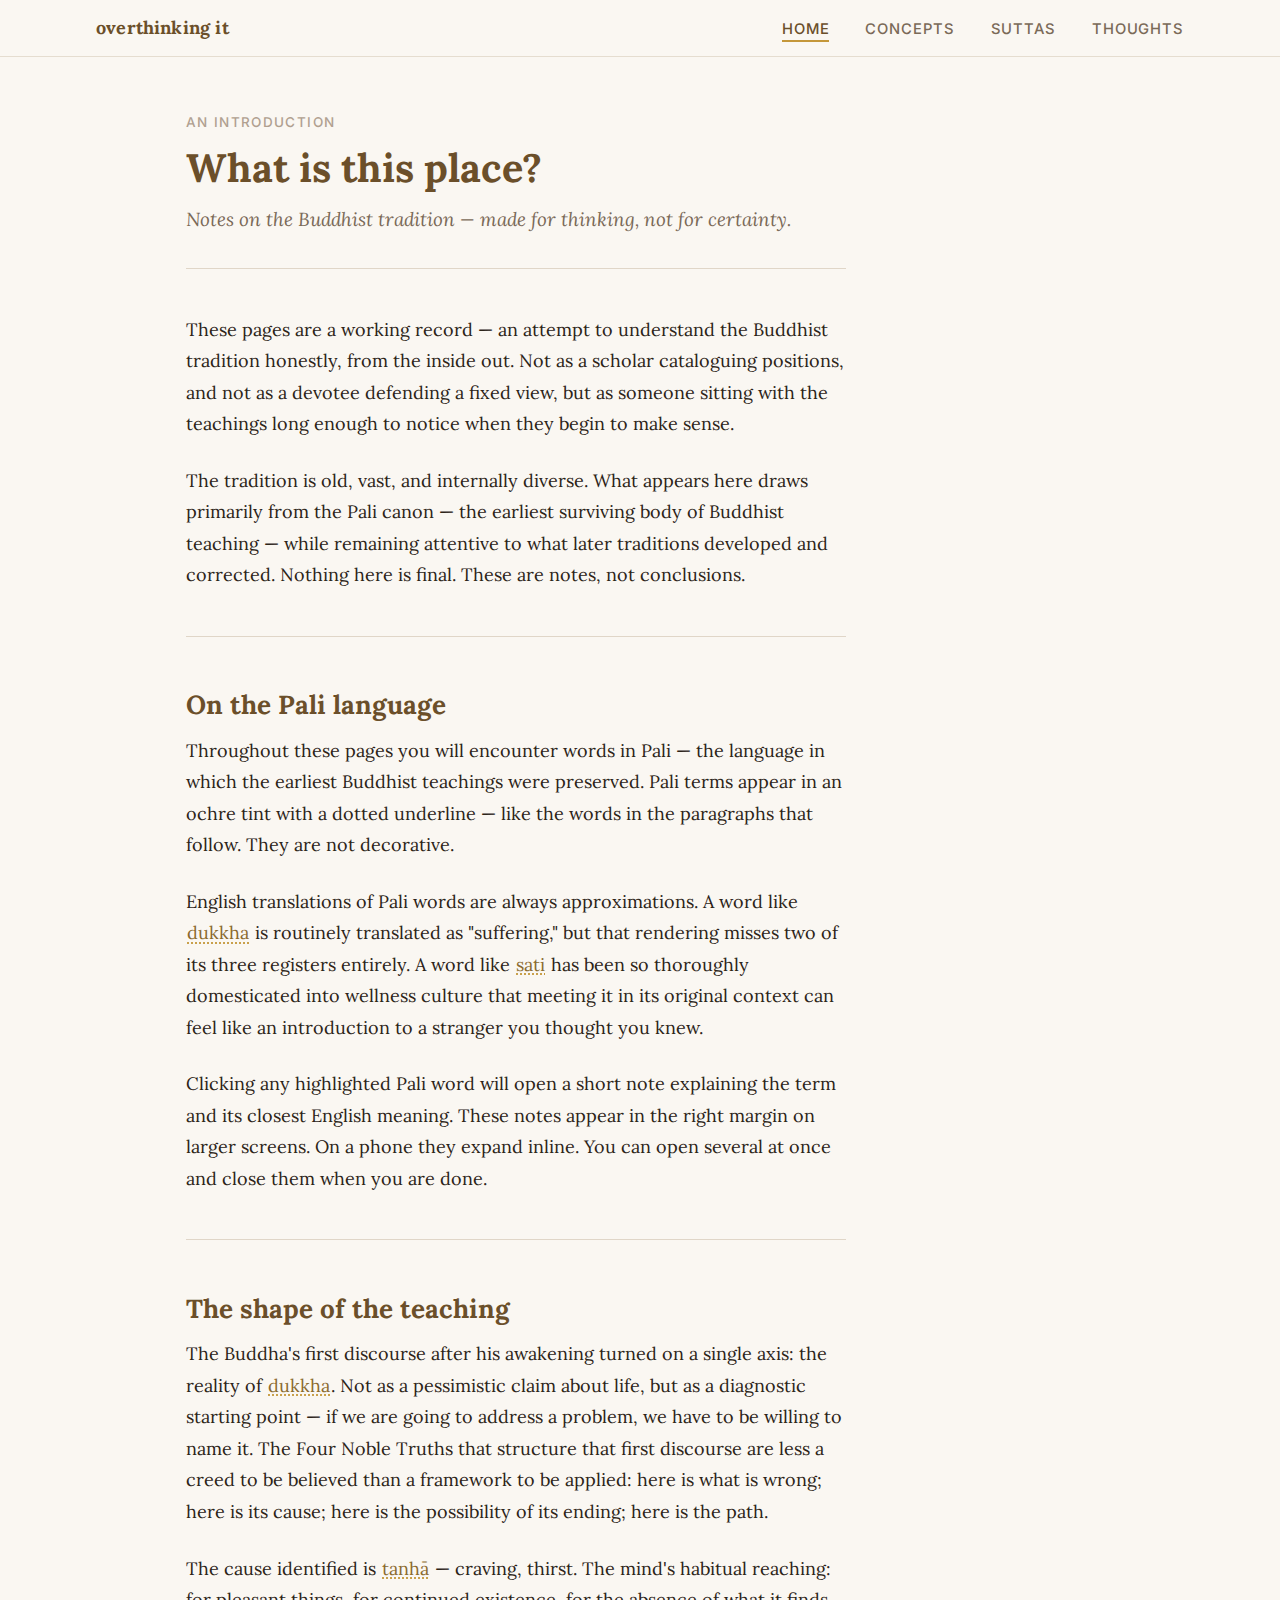
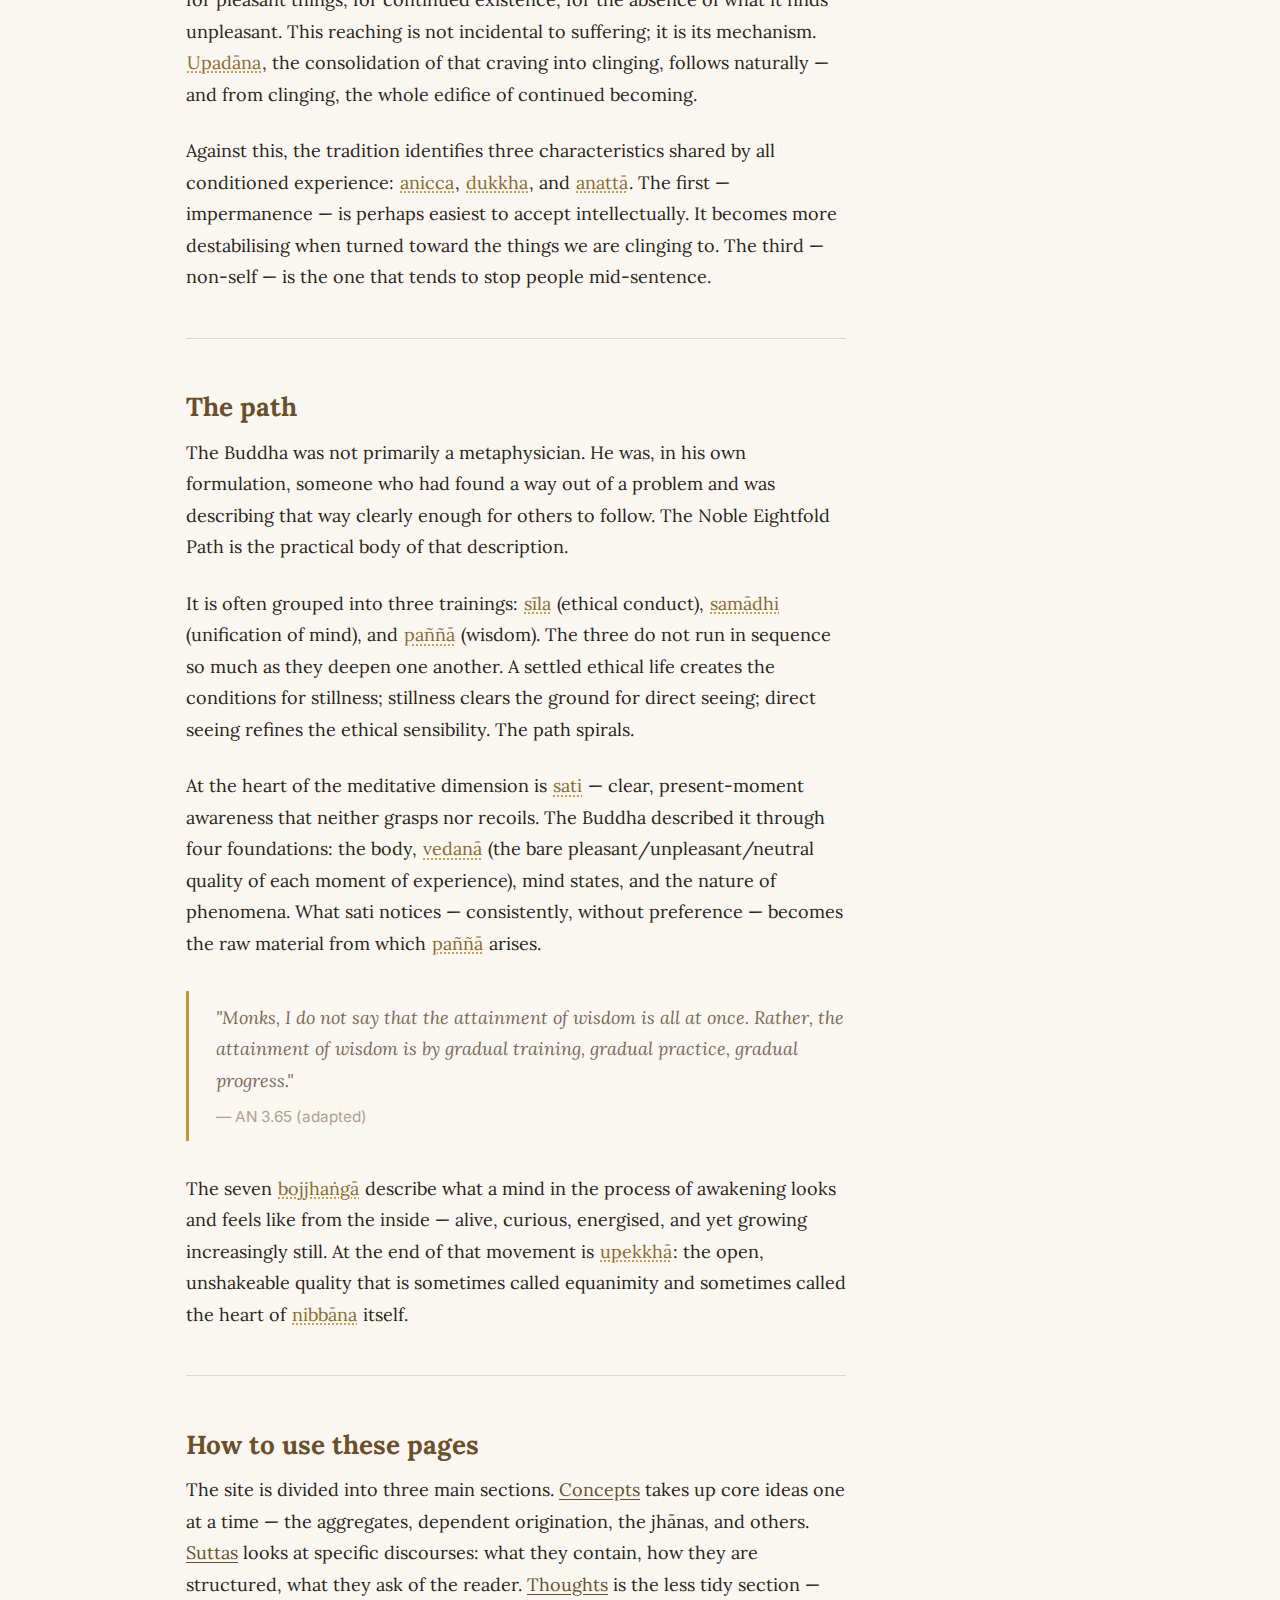
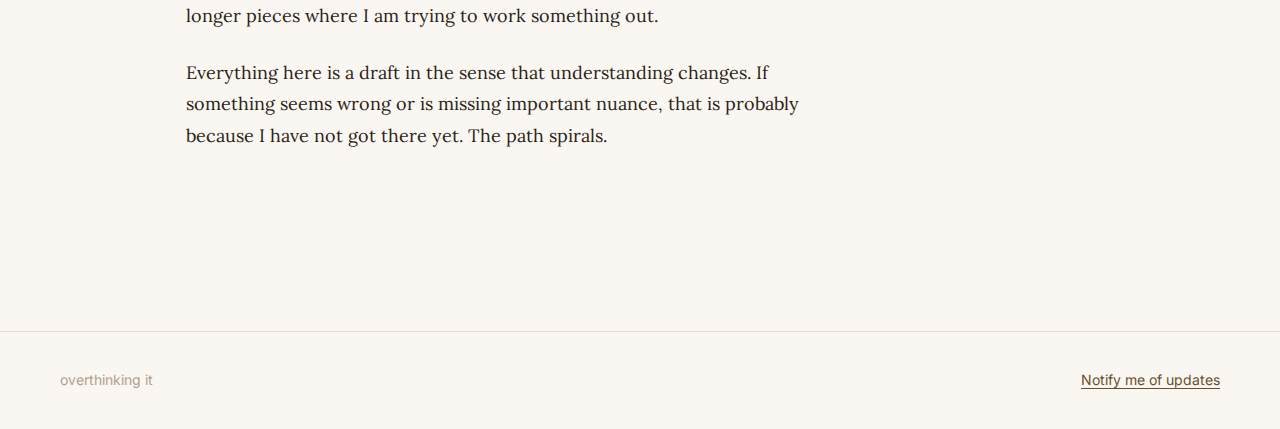
<file: index.html>
<!DOCTYPE html>
<html lang="en">
<head>
  <meta charset="UTF-8">
  <meta name="viewport" content="width=device-width, initial-scale=1.0">
  <title>overthinking it</title>
  <meta name="description" content="Notes on the Buddhist tradition — core concepts, suttas, and reflections.">
  <link rel="preconnect" href="https://fonts.googleapis.com">
  <link rel="preconnect" href="https://fonts.gstatic.com" crossorigin>
  <link href="https://fonts.googleapis.com/css2?family=Lora:ital,wght@0,400;0,600;0,700;1,400;1,600&family=Inter:wght@400;500;600&display=swap" rel="stylesheet">
  <link rel="stylesheet" href="css/style.css">
<!-- MailerLite Universal -->
<script>
    (function(w,d,e,u,f,l,n){w[f]=w[f]||function(){(w[f].q=w[f].q||[])
    .push(arguments);},l=d.createElement(e),l.async=1,l.src=u,
    n=d.getElementsByTagName(e)[0],n.parentNode.insertBefore(l,n);})
    (window,document,'script','https://assets.mailerlite.com/js/universal.js','ml');
    ml('account', '2150553');
</script>
<!-- End MailerLite Universal -->
</head>
<body>

  <!-- Navigation -->
  <nav class="site-nav" aria-label="Main navigation">
    <div class="site-nav__inner">
      <a href="index.html" class="site-nav__brand">overthinking it</a>
      <ul class="site-nav__links">
        <li><a href="index.html" aria-current="page">Home</a></li>
        <li><a href="concepts/index.html">Concepts</a></li>
        <li><a href="suttas/index.html">Suttas</a></li>
        <li><a href="thoughts/index.html">Thoughts</a></li>
      </ul>
    </div>
  </nav>

  <!-- Page Grid -->
  <div class="page-grid">
    <div class="page-spacer" aria-hidden="true"></div>

    <main class="page-content">

      <header class="page-header">
        <p class="page-header__eyebrow">An introduction</p>
        <h1 class="page-header__title">What is this place?</h1>
        <p class="page-header__subtitle">Notes on the Buddhist tradition — made for thinking, not for certainty.</p>
      </header>

      <p>
        These pages are a working record — an attempt to understand the Buddhist tradition honestly,
        from the inside out. Not as a scholar cataloguing positions, and not as a devotee defending
        a fixed view, but as someone sitting with the teachings long enough to notice when they begin
        to make sense.
      </p>

      <p>
        The tradition is old, vast, and internally diverse. What appears here draws primarily from
        the Pali canon — the earliest surviving body of Buddhist teaching — while remaining attentive
        to what later traditions developed and corrected. Nothing here is final. These are notes,
        not conclusions.
      </p>

      <hr>

      <h2>On the Pali language</h2>

      <p>
        Throughout these pages you will encounter words in Pali — the language in which the earliest
        Buddhist teachings were preserved.         Pali terms appear in an ochre tint with a dotted underline — like the words
        in the paragraphs that follow. They are not decorative.
      </p>

      <p>
        English translations of Pali words are always approximations. A word like
        <span class="pali" data-pali="dukkha" data-en="suffering">dukkha</span>
        is routinely translated as "suffering," but that rendering misses two of its three registers
        entirely. A word like <span class="pali" data-pali="sati" data-en="mindfulness">sati</span>
        has been so thoroughly domesticated into wellness culture that meeting it in its original
        context can feel like an introduction to a stranger you thought you knew.
      </p>

      <p>
        Clicking any highlighted Pali word will open a short note explaining the term and its
        closest English meaning. These notes appear in the right margin on larger screens.
        On a phone they expand inline. You can open several at once and close them when you are done.
      </p>

      <hr>

      <h2>The shape of the teaching</h2>

      <p>
        The Buddha's first discourse after his awakening turned on a single axis: the reality of
        <span class="pali" data-pali="dukkha" data-en="suffering">dukkha</span>.
        Not as a pessimistic claim about life, but as a diagnostic starting point — if we are going
        to address a problem, we have to be willing to name it. The Four Noble Truths that structure
        that first discourse are less a creed to be believed than a framework to be applied: here is
        what is wrong; here is its cause; here is the possibility of its ending; here is the path.
      </p>

      <p>
        The cause identified is <span class="pali" data-pali="tanhā" data-en="craving">tanhā</span> —
        craving, thirst. The mind's habitual reaching: for pleasant things, for continued existence,
        for the absence of what it finds unpleasant. This reaching is not incidental to suffering;
        it is its mechanism.
        <span class="pali" data-pali="upadāna" data-en="clinging">Upadāna</span>,
        the consolidation of that craving into clinging, follows naturally — and from clinging, the
        whole edifice of continued becoming.
      </p>

      <p>
        Against this, the tradition identifies three characteristics shared by all conditioned
        experience: <span class="pali" data-pali="anicca" data-en="impermanence">anicca</span>,
        <span class="pali" data-pali="dukkha" data-en="suffering">dukkha</span>, and
        <span class="pali" data-pali="anattā" data-en="non-self">anattā</span>. The first —
        impermanence — is perhaps easiest to accept intellectually. It becomes more destabilising
        when turned toward the things we are clinging to. The third — non-self — is the one that
        tends to stop people mid-sentence.
      </p>

      <hr>

      <h2>The path</h2>

      <p>
        The Buddha was not primarily a metaphysician. He was, in his own formulation, someone who
        had found a way out of a problem and was describing that way clearly enough for others to
        follow. The Noble Eightfold Path is the practical body of that description.
      </p>

      <p>
        It is often grouped into three trainings: <span class="pali" data-pali="sīla" data-en="virtue">sīla</span>
        (ethical conduct), <span class="pali" data-pali="samādhi" data-en="concentration">samādhi</span>
        (unification of mind), and <span class="pali" data-pali="paññā" data-en="wisdom">paññā</span>
        (wisdom). The three do not run in sequence so much as they deepen one another. A settled
        ethical life creates the conditions for stillness; stillness clears the ground for
        direct seeing; direct seeing refines the ethical sensibility. The path spirals.
      </p>

      <p>
        At the heart of the meditative dimension is
        <span class="pali" data-pali="sati" data-en="mindfulness">sati</span> —
        clear, present-moment awareness that neither grasps nor recoils. The Buddha described it
        through four foundations: the body, <span class="pali" data-pali="vedanā" data-en="feeling-tone">vedanā</span>
        (the bare pleasant/unpleasant/neutral quality of each moment of experience), mind states,
        and the nature of phenomena. What sati notices — consistently, without preference — becomes
        the raw material from which <span class="pali" data-pali="paññā" data-en="wisdom">paññā</span>
        arises.
      </p>

      <blockquote>
        "Monks, I do not say that the attainment of wisdom is all at once. Rather, the attainment
        of wisdom is by gradual training, gradual practice, gradual progress."
        <cite>— AN 3.65 (adapted)</cite>
      </blockquote>

      <p>
        The seven <span class="pali" data-pali="bojjhaṅgā" data-en="factors of awakening">bojjhaṅgā</span>
        describe what a mind in the process of awakening looks and feels like from the inside —
        alive, curious, energised, and yet growing increasingly still. At the end of that movement
        is <span class="pali" data-pali="upekkhā" data-en="equanimity">upekkhā</span>: the open, 
        unshakeable quality that is sometimes called equanimity and sometimes called the heart
        of <span class="pali" data-pali="nibbāna" data-en="liberation">nibbāna</span> itself.
      </p>

      <hr>

      <h2>How to use these pages</h2>

      <p>
        The site is divided into three main sections. <a href="concepts/index.html">Concepts</a>
        takes up core ideas one at a time — the aggregates, dependent origination, the jhānas,
        and others. <a href="suttas/index.html">Suttas</a> looks at specific discourses: what they
        contain, how they are structured, what they ask of the reader.
        <a href="thoughts/index.html">Thoughts</a> is the less tidy section — longer pieces where
        I am trying to work something out.
      </p>

      <p>
        Everything here is a draft in the sense that understanding changes. If something seems
        wrong or is missing important nuance, that is probably because I have not got there yet.
        The path spirals.
      </p>

    </main>

    <!-- Margin notes column — populated by pali.js -->
    <aside class="margin-notes" aria-label="Pali annotations"></aside>
  </div>

  <footer class="site-footer">
    <div class="site-footer__inner">
      <span>overthinking it</span>
      <a class="ml-onclick-form" href="javascript:void(0)" onclick="ml('show', 'Oz50p0', true)">Notify me of updates</a>
      
    </div>
  </footer>

  <script src="js/pali.js"></script>
</body>
</html>
</file>
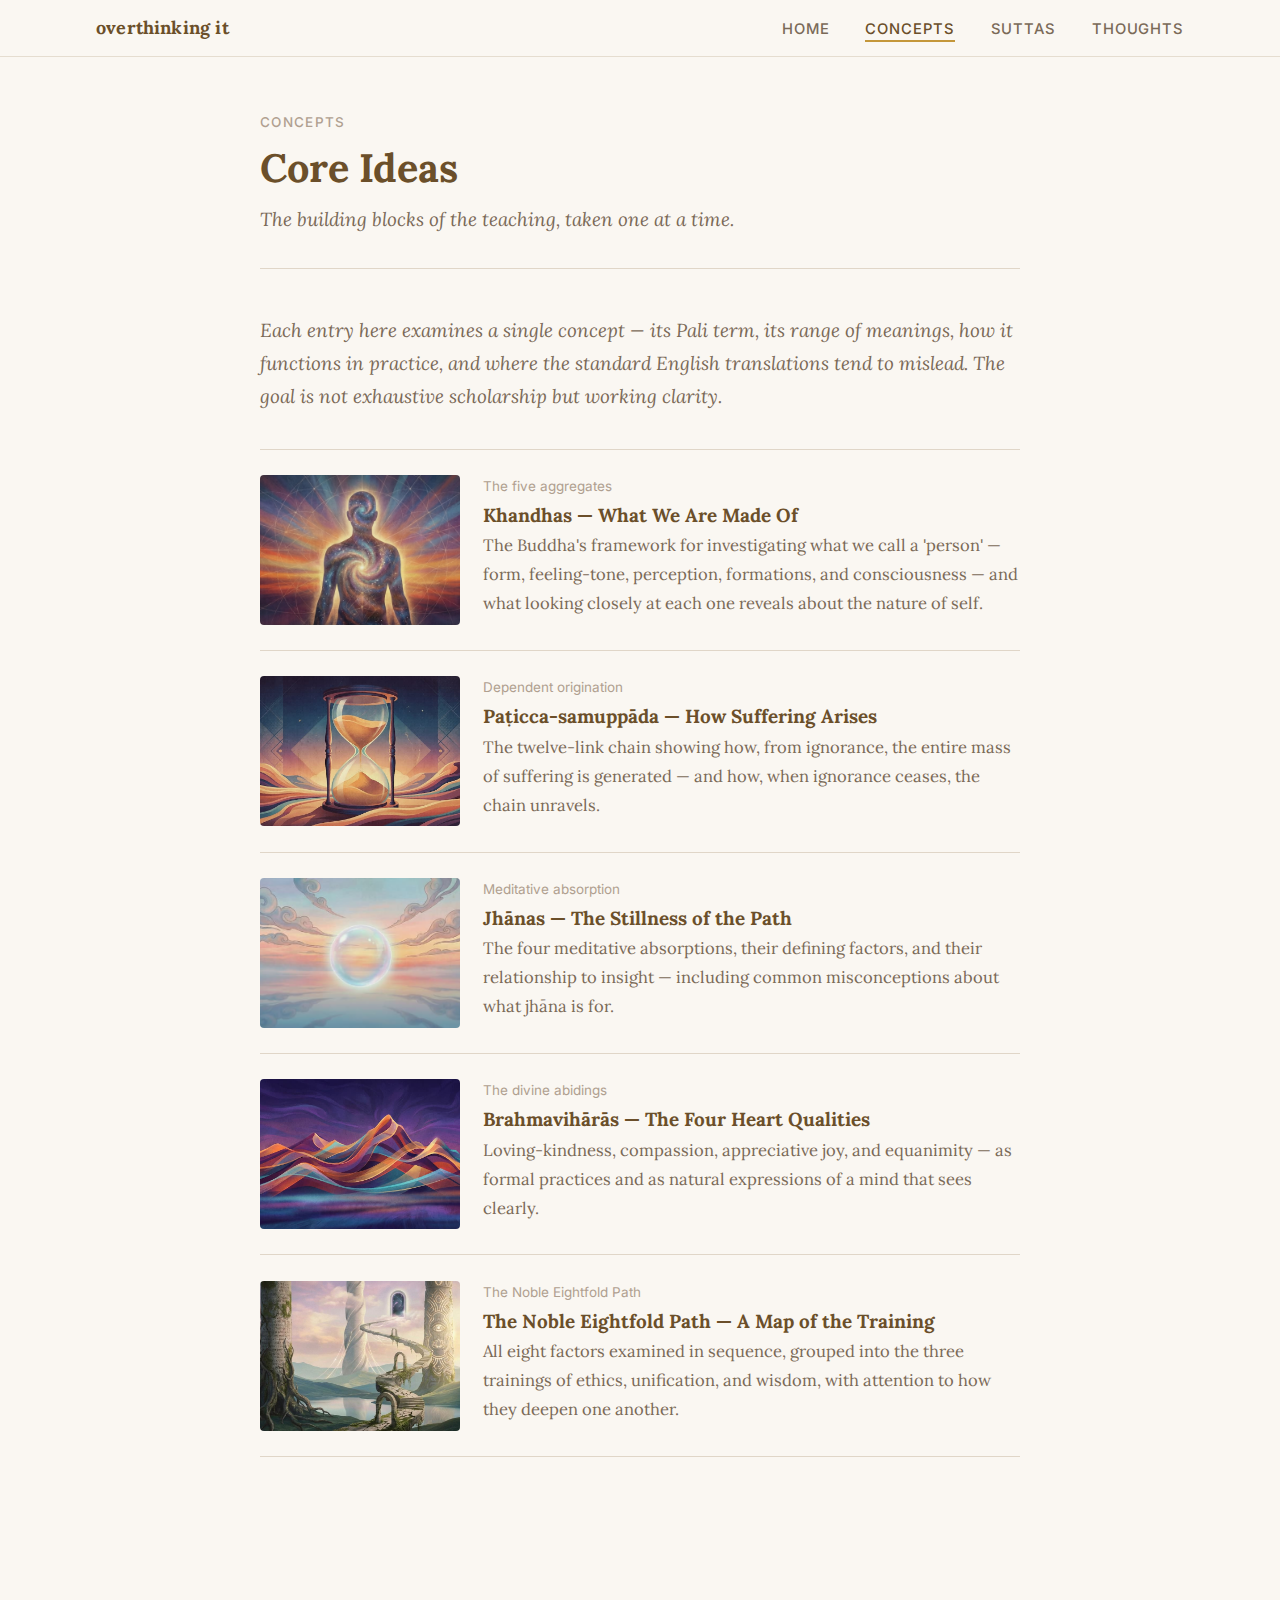
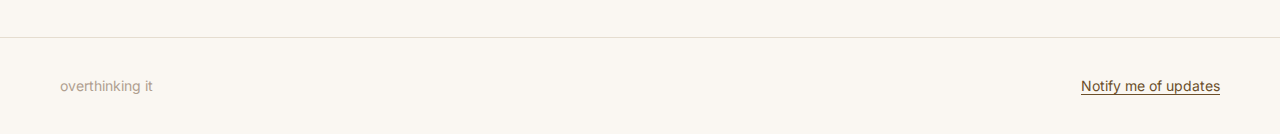
<file: concepts/index.html>
<!DOCTYPE html>
<html lang="en">
<head>
  <meta charset="UTF-8">
  <meta name="viewport" content="width=device-width, initial-scale=1.0">
  <title>Concepts — overthinking it</title>
  <meta name="description" content="Core concepts from the Pali Buddhist tradition, examined one at a time.">
  <link rel="preconnect" href="https://fonts.googleapis.com">
  <link rel="preconnect" href="https://fonts.gstatic.com" crossorigin>
  <link href="https://fonts.googleapis.com/css2?family=Lora:ital,wght@0,400;0,600;0,700;1,400;1,600&family=Inter:wght@400;500;600&display=swap" rel="stylesheet">
  <link rel="stylesheet" href="../css/style.css">
<!-- MailerLite Universal -->
<script>
    (function(w,d,e,u,f,l,n){w[f]=w[f]||function(){(w[f].q=w[f].q||[])
    .push(arguments);},l=d.createElement(e),l.async=1,l.src=u,
    n=d.getElementsByTagName(e)[0],n.parentNode.insertBefore(l,n);})
    (window,document,'script','https://assets.mailerlite.com/js/universal.js','ml');
    ml('account', '2150553');
</script>
<!-- End MailerLite Universal -->
</head>
<body>

  <nav class="site-nav" aria-label="Main navigation">
    <div class="site-nav__inner">
      <a href="../index.html" class="site-nav__brand">overthinking it</a>
      <ul class="site-nav__links">
        <li><a href="../index.html">Home</a></li>
        <li><a href="../concepts/index.html" aria-current="page">Concepts</a></li>
        <li><a href="../suttas/index.html">Suttas</a></li>
        <li><a href="../thoughts/index.html">Thoughts</a></li>
      </ul>
    </div>
  </nav>

  <div class="page-grid page-grid--listing">
    <div class="page-spacer" aria-hidden="true"></div>

    <main class="page-content">

      <header class="page-header">
        <p class="page-header__eyebrow">Concepts</p>
        <h1 class="page-header__title">Core Ideas</h1>
        <p class="page-header__subtitle">
          The building blocks of the teaching, taken one at a time.
        </p>
      </header>

      <p class="section-intro">
        Each entry here examines a single concept — its Pali term, its range of meanings,
        how it functions in practice, and where the standard English translations tend to
        mislead. The goal is not exhaustive scholarship but working clarity.
      </p>

      <ul class="entry-list">

        <li class="entry-list__item">
          <a class="entry-list__thumb" href="khandhas.html" tabindex="-1" aria-hidden="true">
            <img src="../images/khandhas.jpg" alt="">
          </a>
          <div class="entry-list__body">
            <p class="entry-list__meta">The five aggregates</p>
            <h3><a href="khandhas.html">Khandhas — What We Are Made Of</a></h3>
            <p class="entry-list__excerpt">
              The Buddha's framework for investigating what we call a 'person' — form,
              feeling-tone, perception, formations, and consciousness — and what looking
              closely at each one reveals about the nature of self.
            </p>
          </div>
        </li>

        <li class="entry-list__item">
          <a class="entry-list__thumb" href="paticca-samuppada.html" tabindex="-1" aria-hidden="true">
            <img src="../images/suffering.jpg" alt="">
          </a>
          <div class="entry-list__body">
            <p class="entry-list__meta">Dependent origination</p>
            <h3><a href="paticca-samuppada.html">Paṭicca-samuppāda — How Suffering Arises</a></h3>
            <p class="entry-list__excerpt">
              The twelve-link chain showing how, from ignorance, the entire mass of
              suffering is generated — and how, when ignorance ceases, the chain
              unravels.
            </p>
          </div>
        </li>

        <li class="entry-list__item">
          <a class="entry-list__thumb" href="jhanas.html" tabindex="-1" aria-hidden="true">
            <img src="../images/jhanas.jpg" alt="">
          </a>
          <div class="entry-list__body">
            <p class="entry-list__meta">Meditative absorption</p>
            <h3><a href="jhanas.html">Jhānas — The Stillness of the Path</a></h3>
            <p class="entry-list__excerpt">
              The four meditative absorptions, their defining factors, and their
              relationship to insight — including common misconceptions about what
              jhāna is for.
            </p>
          </div>
        </li>

        <li class="entry-list__item">
          <a class="entry-list__thumb" href="brahmaviharas.html" tabindex="-1" aria-hidden="true">
            <img src="../images/heart.jpg" alt="">
          </a>
          <div class="entry-list__body">
            <p class="entry-list__meta">The divine abidings</p>
            <h3><a href="brahmaviharas.html">Brahmavihārās — The Four Heart Qualities</a></h3>
            <p class="entry-list__excerpt">
              Loving-kindness, compassion, appreciative joy, and equanimity — as
              formal practices and as natural expressions of a mind that sees clearly.
            </p>
          </div>
        </li>

        <li class="entry-list__item">
          <a class="entry-list__thumb" href="eightfold-path.html" tabindex="-1" aria-hidden="true">
            <img src="../images/noble-eightfold-path.jpg" alt="">
          </a>
          <div class="entry-list__body">
            <p class="entry-list__meta">The Noble Eightfold Path</p>
            <h3><a href="eightfold-path.html">The Noble Eightfold Path — A Map of the Training</a></h3>
            <p class="entry-list__excerpt">
              All eight factors examined in sequence, grouped into the three trainings
              of ethics, unification, and wisdom, with attention to how they deepen
              one another.
            </p>
          </div>
        </li>

      </ul>

    </main>

    <aside class="margin-notes" aria-label="Pali annotations"></aside>
  </div>

  <footer class="site-footer">
    <div class="site-footer__inner">
      <span>overthinking it</span>
      <a class="ml-onclick-form" href="javascript:void(0)" onclick="ml('show', 'Oz50p0', true)">Notify me of updates</a>
      
    </div>
  </footer>

  <script src="../js/pali.js"></script>
</body>
</html>
</file>
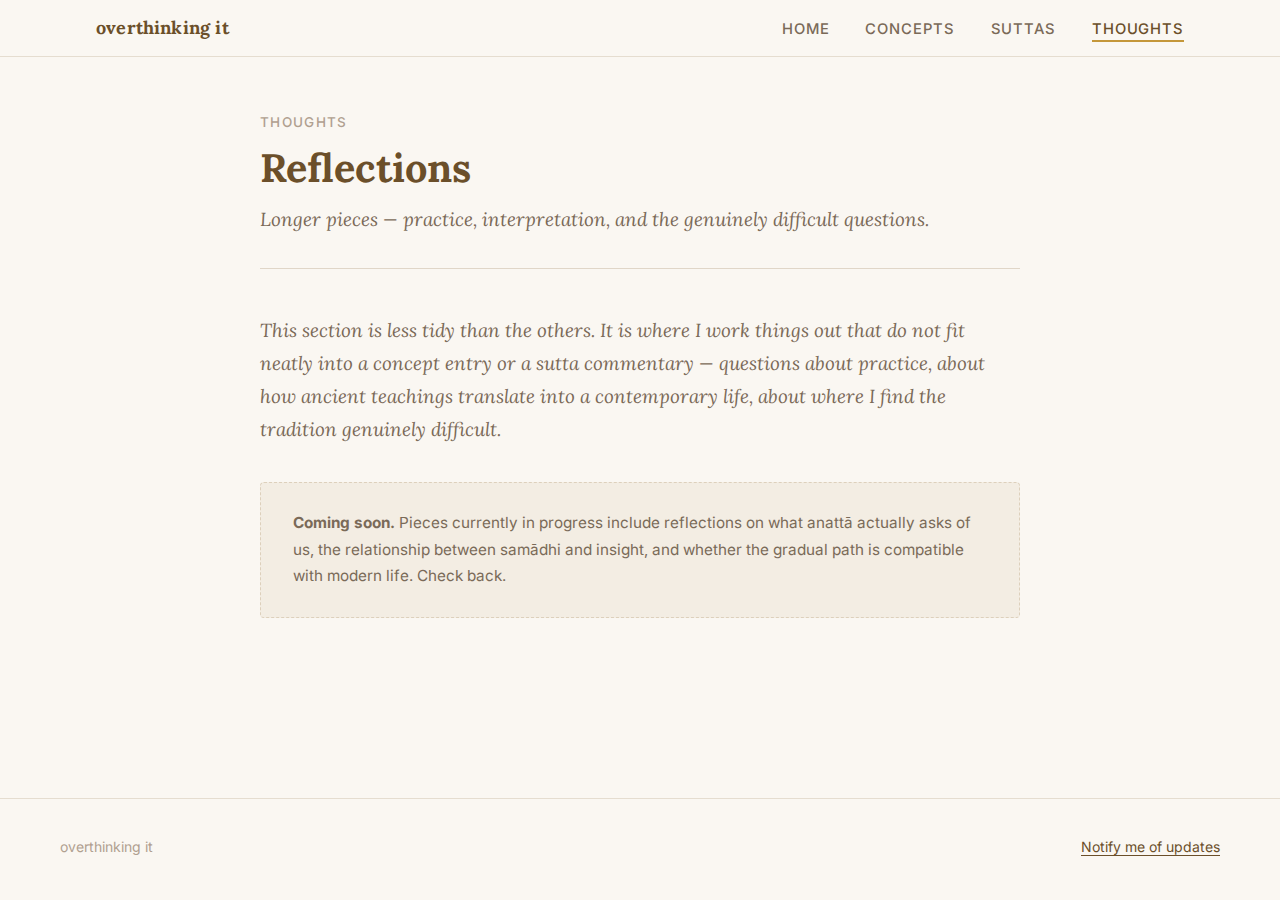
<file: thoughts/index.html>
<!DOCTYPE html>
<html lang="en">
<head>
  <meta charset="UTF-8">
  <meta name="viewport" content="width=device-width, initial-scale=1.0">
  <title>Thoughts — overthinking it</title>
  <meta name="description" content="Longer reflections on practice, study, and the occasional genuinely hard question.">
  <link rel="preconnect" href="https://fonts.googleapis.com">
  <link rel="preconnect" href="https://fonts.gstatic.com" crossorigin>
  <link href="https://fonts.googleapis.com/css2?family=Lora:ital,wght@0,400;0,600;0,700;1,400;1,600&family=Inter:wght@400;500;600&display=swap" rel="stylesheet">
  <link rel="stylesheet" href="../css/style.css">
<!-- MailerLite Universal -->
<script>
    (function(w,d,e,u,f,l,n){w[f]=w[f]||function(){(w[f].q=w[f].q||[])
    .push(arguments);},l=d.createElement(e),l.async=1,l.src=u,
    n=d.getElementsByTagName(e)[0],n.parentNode.insertBefore(l,n);})
    (window,document,'script','https://assets.mailerlite.com/js/universal.js','ml');
    ml('account', '2150553');
</script>
<!-- End MailerLite Universal -->
</head>
<body>

  <nav class="site-nav" aria-label="Main navigation">
    <div class="site-nav__inner">
      <a href="../index.html" class="site-nav__brand">overthinking it</a>
      <ul class="site-nav__links">
        <li><a href="../index.html">Home</a></li>
        <li><a href="../concepts/index.html">Concepts</a></li>
        <li><a href="../suttas/index.html">Suttas</a></li>
        <li><a href="../thoughts/index.html" aria-current="page">Thoughts</a></li>
      </ul>
    </div>
  </nav>

  <div class="page-grid page-grid--listing">
    <div class="page-spacer" aria-hidden="true"></div>

    <main class="page-content">

      <header class="page-header">
        <p class="page-header__eyebrow">Thoughts</p>
        <h1 class="page-header__title">Reflections</h1>
        <p class="page-header__subtitle">
          Longer pieces — practice, interpretation, and the genuinely difficult questions.
        </p>
      </header>

      <p class="section-intro">
        This section is less tidy than the others. It is where I work things out that do not fit
        neatly into a concept entry or a sutta commentary — questions about practice, about how
        ancient teachings translate into a contemporary life, about where I find the tradition
        genuinely difficult.
      </p>

      <div class="placeholder-notice">
        <strong>Coming soon.</strong> Pieces currently in progress include reflections on
        what anattā actually asks of us, the relationship between samādhi and insight,
        and whether the gradual path is compatible with modern life. Check back.
      </div>

      <!-- Entry list will grow here. Example structure:
      <ul class="entry-list">
        <li class="entry-list__item">
          <p class="entry-list__meta">Feb 2026</p>
          <h3><a href="on-not-finding-a-self.html">On Not Finding a Self</a></h3>
          <p class="entry-list__excerpt">
            What it actually means to look for a self in experience and not find one —
            and why that should be cause for relief rather than anxiety.
          </p>
        </li>
      </ul>
      -->

    </main>

    <aside class="margin-notes" aria-label="Pali annotations"></aside>
  </div>

  <footer class="site-footer">
    <div class="site-footer__inner">
      <span>overthinking it</span>
      <a class="ml-onclick-form" href="javascript:void(0)" onclick="ml('show', 'Oz50p0', true)">Notify me of updates</a>
      
    </div>
  </footer>

  <script src="../js/pali.js"></script>
</body>
</html>
</file>
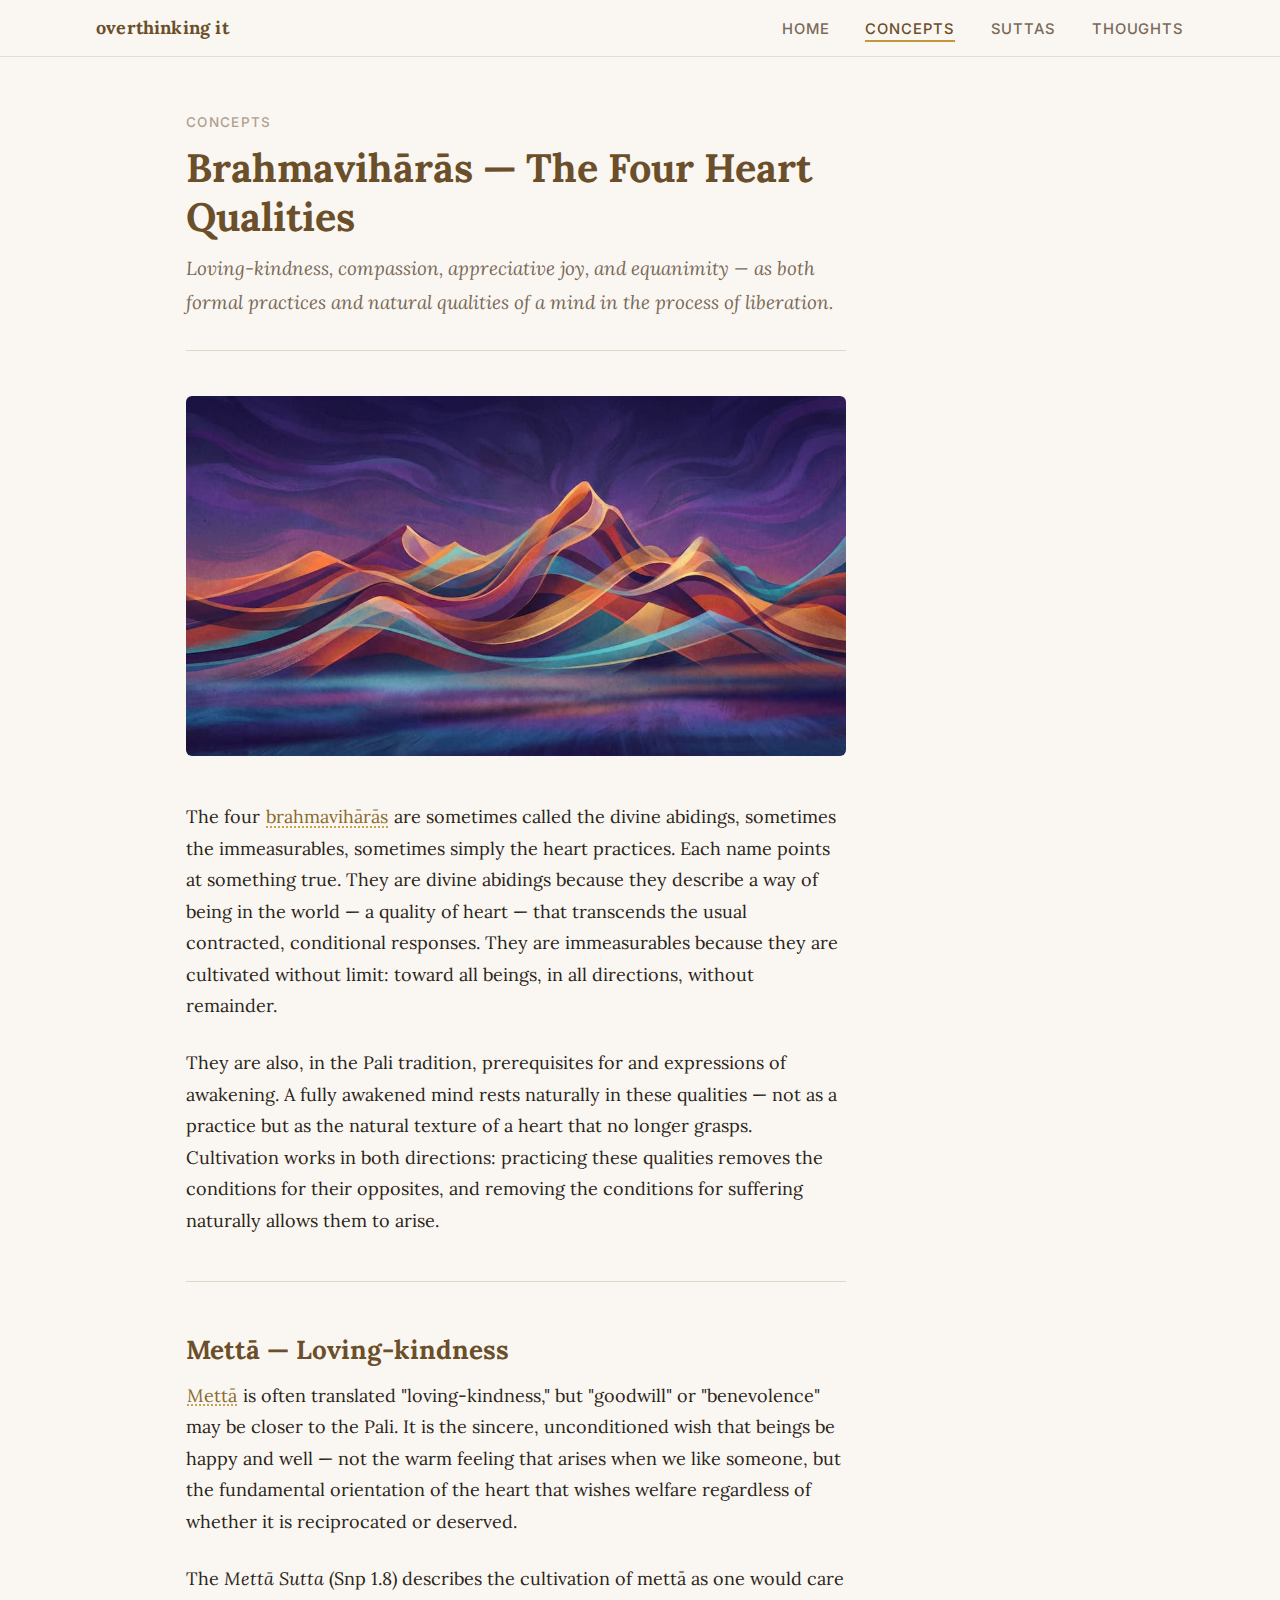
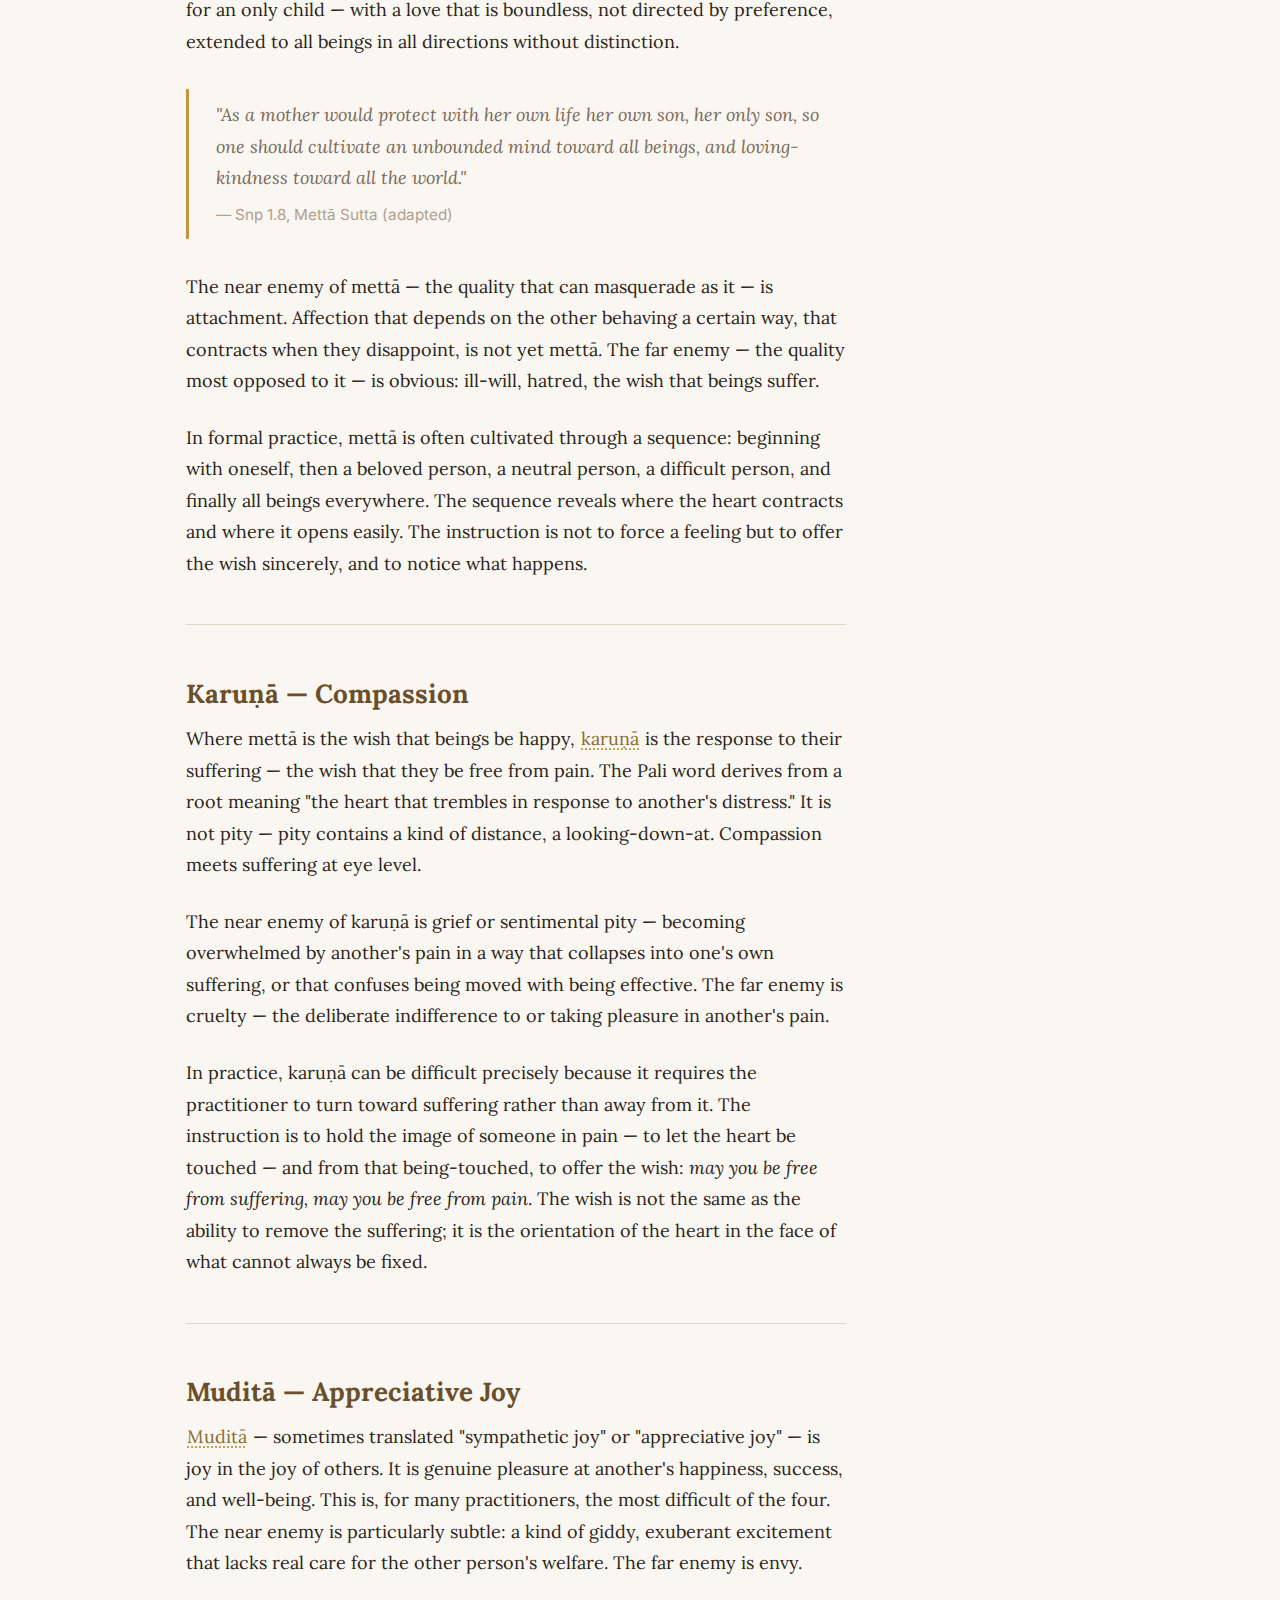
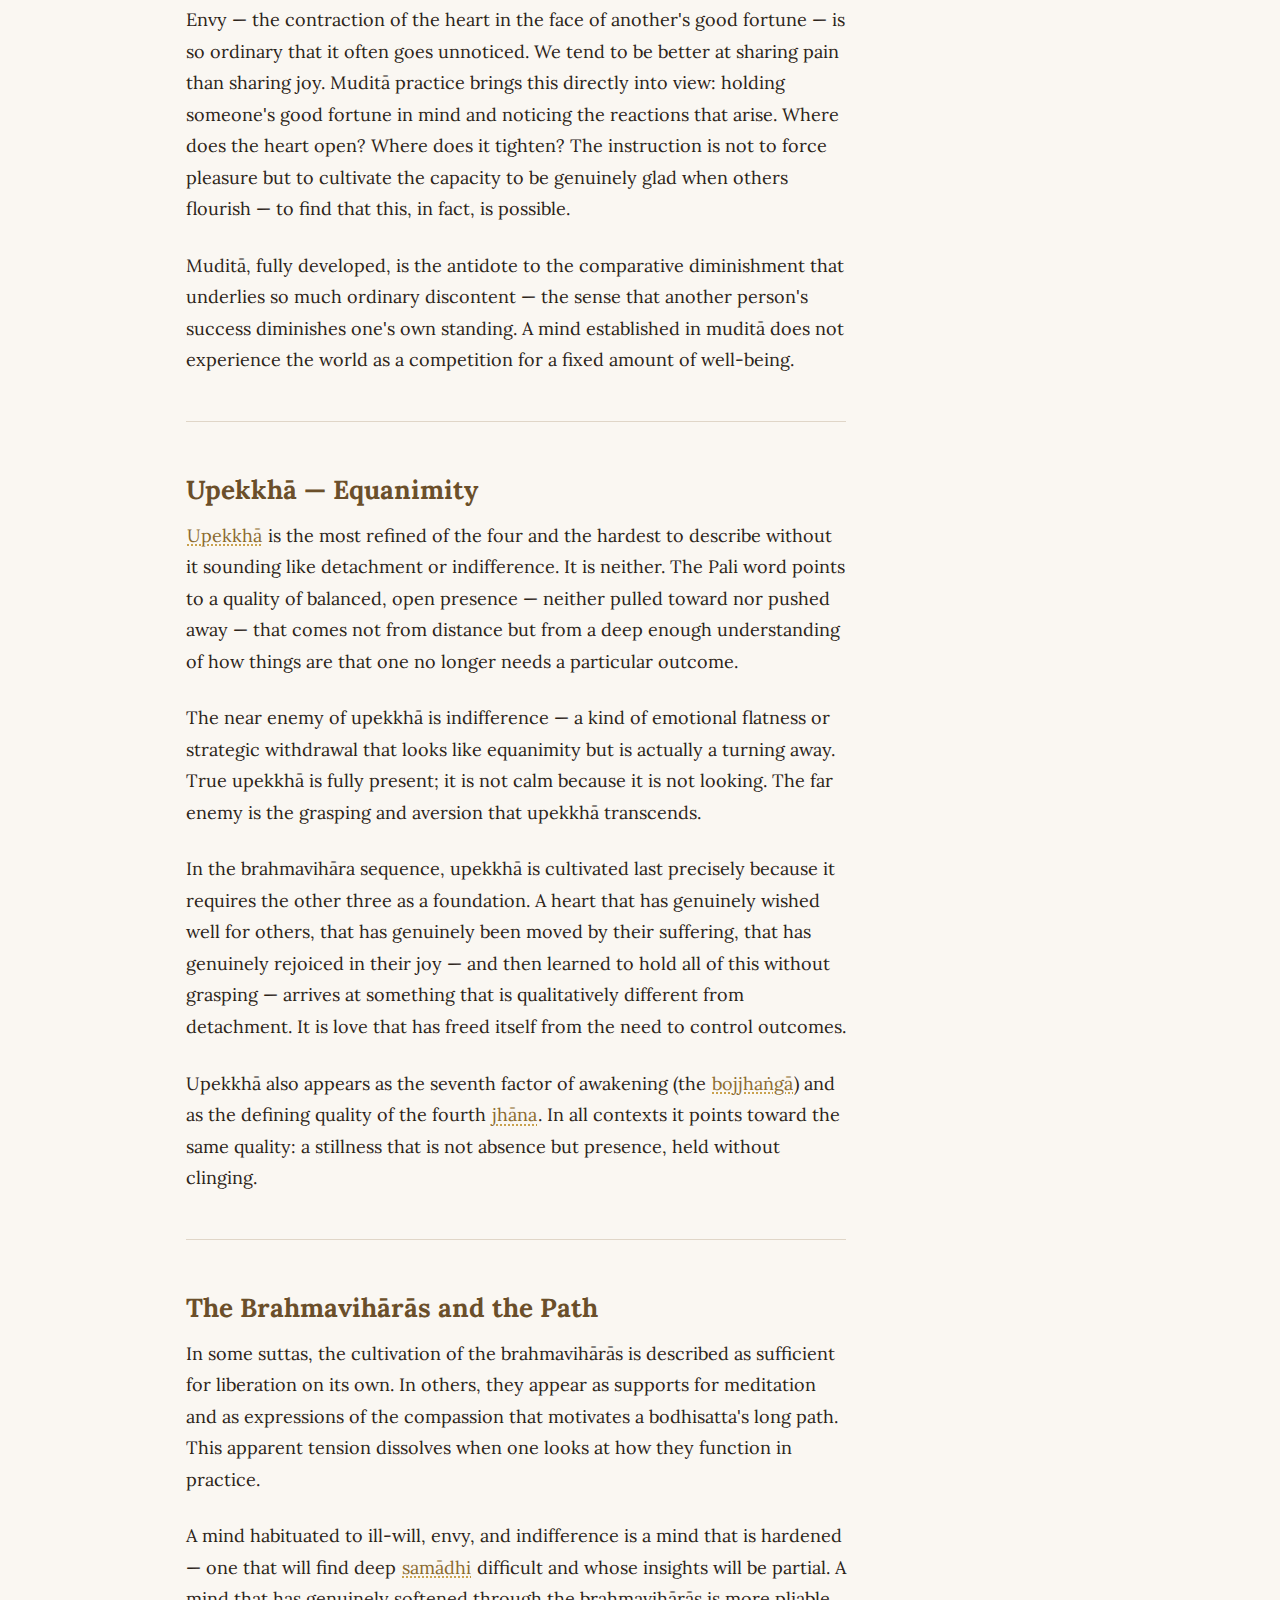
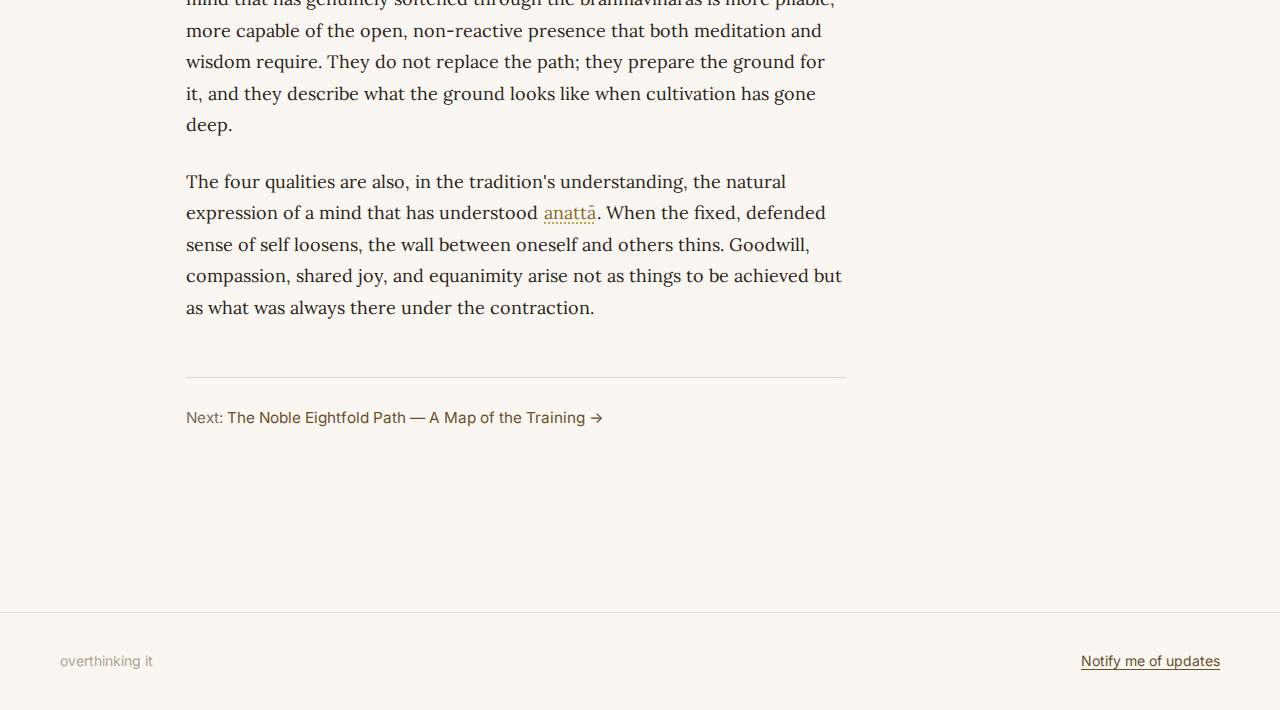
<file: concepts/brahmaviharas.html>
<!DOCTYPE html>
<html lang="en">
<head>
  <meta charset="UTF-8">
  <meta name="viewport" content="width=device-width, initial-scale=1.0">
  <title>Brahmavihārās — overthinking it</title>
  <meta name="description" content="The four brahmavihārās — loving-kindness, compassion, appreciative joy, and equanimity as practice and as path.">
  <link rel="preconnect" href="https://fonts.googleapis.com">
  <link rel="preconnect" href="https://fonts.gstatic.com" crossorigin>
  <link href="https://fonts.googleapis.com/css2?family=Lora:ital,wght@0,400;0,600;0,700;1,400;1,600&family=Inter:wght@400;500;600&display=swap" rel="stylesheet">
  <link rel="stylesheet" href="../css/style.css">
<!-- MailerLite Universal -->
<script>
    (function(w,d,e,u,f,l,n){w[f]=w[f]||function(){(w[f].q=w[f].q||[])
    .push(arguments);},l=d.createElement(e),l.async=1,l.src=u,
    n=d.getElementsByTagName(e)[0],n.parentNode.insertBefore(l,n);})
    (window,document,'script','https://assets.mailerlite.com/js/universal.js','ml');
    ml('account', '2150553');
</script>
<!-- End MailerLite Universal -->
</head>
<body>

  <nav class="site-nav" aria-label="Main navigation">
    <div class="site-nav__inner">
      <a href="../index.html" class="site-nav__brand">overthinking it</a>
      <ul class="site-nav__links">
        <li><a href="../index.html">Home</a></li>
        <li><a href="../concepts/index.html" aria-current="page">Concepts</a></li>
        <li><a href="../suttas/index.html">Suttas</a></li>
        <li><a href="../thoughts/index.html">Thoughts</a></li>
      </ul>
    </div>
  </nav>

  <div class="page-grid">
    <div class="page-spacer" aria-hidden="true"></div>

    <main class="page-content">

      <header class="page-header">
        <p class="page-header__eyebrow"><a href="index.html">Concepts</a></p>
        <h1 class="page-header__title">Brahmavihārās — The Four Heart Qualities</h1>
        <p class="page-header__subtitle">
          Loving-kindness, compassion, appreciative joy, and equanimity — as both
          formal practices and natural qualities of a mind in the process of liberation.
        </p>
      </header>

      <figure class="page-figure">
        <img src="../images/heart.jpg" alt="Layered translucent ribbons of orange, teal, and purple flowing in mountain-like waves against a deep violet sky — evoking the four boundless heart qualities of loving-kindness, compassion, joy, and equanimity." class="page-figure__img">
      </figure>

      <article>

        <p>
          The four <span class="pali" data-pali="brahmavihāra" data-en="divine abiding">brahmavihārās</span>
          are sometimes called the divine abidings, sometimes the immeasurables, sometimes simply
          the heart practices. Each name points at something true. They are divine abidings because
          they describe a way of being in the world — a quality of heart — that transcends the
          usual contracted, conditional responses. They are immeasurables because they are
          cultivated without limit: toward all beings, in all directions, without remainder.
        </p>

        <p>
          They are also, in the Pali tradition, prerequisites for and expressions of awakening.
          A fully awakened mind rests naturally in these qualities — not as a practice but as
          the natural texture of a heart that no longer grasps. Cultivation works in both
          directions: practicing these qualities removes the conditions for their opposites,
          and removing the conditions for suffering naturally allows them to arise.
        </p>

        <hr>

        <h2>Mettā — Loving-kindness</h2>

        <p>
          <span class="pali" data-pali="mettā" data-en="loving-kindness">Mettā</span> is often
          translated "loving-kindness," but "goodwill" or "benevolence" may be closer to the
          Pali. It is the sincere, unconditioned wish that beings be happy and well — not the
          warm feeling that arises when we like someone, but the fundamental orientation of the
          heart that wishes welfare regardless of whether it is reciprocated or deserved.
        </p>

        <p>
          The <em>Mettā Sutta</em> (Snp 1.8) describes the cultivation of mettā as one would
          care for an only child — with a love that is boundless, not directed by preference,
          extended to all beings in all directions without distinction.
        </p>

        <blockquote>
          "As a mother would protect with her own life her own son, her only son,
          so one should cultivate an unbounded mind toward all beings, and loving-kindness
          toward all the world."
          <cite>— Snp 1.8, Mettā Sutta (adapted)</cite>
        </blockquote>

        <p>
          The near enemy of mettā — the quality that can masquerade as it — is attachment.
          Affection that depends on the other behaving a certain way, that contracts when they
          disappoint, is not yet mettā. The far enemy — the quality most opposed to it —
          is obvious: ill-will, hatred, the wish that beings suffer.
        </p>

        <p>
          In formal practice, mettā is often cultivated through a sequence: beginning with
          oneself, then a beloved person, a neutral person, a difficult person, and finally
          all beings everywhere. The sequence reveals where the heart contracts and where it
          opens easily. The instruction is not to force a feeling but to offer the wish
          sincerely, and to notice what happens.
        </p>

        <hr>

        <h2>Karuṇā — Compassion</h2>

        <p>
          Where mettā is the wish that beings be happy,
          <span class="pali" data-pali="karuṇā" data-en="compassion">karuṇā</span> is the
          response to their suffering — the wish that they be free from pain. The Pali word
          derives from a root meaning "the heart that trembles in response to another's
          distress." It is not pity — pity contains a kind of distance, a looking-down-at.
          Compassion meets suffering at eye level.
        </p>

        <p>
          The near enemy of karuṇā is grief or sentimental pity — becoming overwhelmed by
          another's pain in a way that collapses into one's own suffering, or that confuses
          being moved with being effective. The far enemy is cruelty — the deliberate
          indifference to or taking pleasure in another's pain.
        </p>

        <p>
          In practice, karuṇā can be difficult precisely because it requires the practitioner to
          turn toward suffering rather than away from it. The instruction is to hold the image
          of someone in pain — to let the heart be touched — and from that being-touched, to
          offer the wish: <em>may you be free from suffering, may you be free from pain</em>.
          The wish is not the same as the ability to remove the suffering; it is the orientation
          of the heart in the face of what cannot always be fixed.
        </p>

        <hr>

        <h2>Muditā — Appreciative Joy</h2>

        <p>
          <span class="pali" data-pali="muditā" data-en="appreciative joy">Muditā</span>
          — sometimes translated "sympathetic joy" or "appreciative joy" — is joy in the joy
          of others. It is genuine pleasure at another's happiness, success, and well-being.
          This is, for many practitioners, the most difficult of the four. The near enemy is
          particularly subtle: a kind of giddy, exuberant excitement that lacks real care for
          the other person's welfare. The far enemy is envy.
        </p>

        <p>
          Envy — the contraction of the heart in the face of another's good fortune — is
          so ordinary that it often goes unnoticed. We tend to be better at sharing pain than
          sharing joy. Muditā practice brings this directly into view: holding someone's good
          fortune in mind and noticing the reactions that arise. Where does the heart open?
          Where does it tighten? The instruction is not to force pleasure but to cultivate
          the capacity to be genuinely glad when others flourish — to find that this, in
          fact, is possible.
        </p>

        <p>
          Muditā, fully developed, is the antidote to the comparative diminishment that
          underlies so much ordinary discontent — the sense that another person's success
          diminishes one's own standing. A mind established in muditā does not experience the
          world as a competition for a fixed amount of well-being.
        </p>

        <hr>

        <h2>Upekkhā — Equanimity</h2>

        <p>
          <span class="pali" data-pali="upekkhā" data-en="equanimity">Upekkhā</span> is the
          most refined of the four and the hardest to describe without it sounding like
          detachment or indifference. It is neither. The Pali word points to a quality of
          balanced, open presence — neither pulled toward nor pushed away — that comes not
          from distance but from a deep enough understanding of how things are that one no
          longer needs a particular outcome.
        </p>

        <p>
          The near enemy of upekkhā is indifference — a kind of emotional flatness or strategic
          withdrawal that looks like equanimity but is actually a turning away. True upekkhā
          is fully present; it is not calm because it is not looking. The far enemy is
          the grasping and aversion that upekkhā transcends.
        </p>

        <p>
          In the brahmavihāra sequence, upekkhā is cultivated last precisely because it
          requires the other three as a foundation. A heart that has genuinely wished well
          for others, that has genuinely been moved by their suffering, that has genuinely
          rejoiced in their joy — and then learned to hold all of this without grasping —
          arrives at something that is qualitatively different from detachment. It is love
          that has freed itself from the need to control outcomes.
        </p>

        <p>
          Upekkhā also appears as the seventh factor of awakening (the
          <span class="pali" data-pali="bojjhaṅgā" data-en="factors of awakening">bojjhaṅgā</span>)
          and as the defining quality of the fourth
          <span class="pali" data-pali="jhāna" data-en="meditative absorption">jhāna</span>.
          In all contexts it points toward the same quality: a stillness that is not absence
          but presence, held without clinging.
        </p>

        <hr>

        <h2>The Brahmavihārās and the Path</h2>

        <p>
          In some suttas, the cultivation of the brahmavihārās is described as sufficient for
          liberation on its own. In others, they appear as supports for meditation and as
          expressions of the compassion that motivates a bodhisatta's long path. This apparent
          tension dissolves when one looks at how they function in practice.
        </p>

        <p>
          A mind habituated to ill-will, envy, and indifference is a mind that is hardened —
          one that will find deep
          <span class="pali" data-pali="samādhi" data-en="unification">samādhi</span>
          difficult and whose insights will be partial. A mind that has genuinely softened through
          the brahmavihārās is more pliable, more capable of the open, non-reactive presence
          that both meditation and wisdom require. They do not replace the path; they prepare
          the ground for it, and they describe what the ground looks like when cultivation
          has gone deep.
        </p>

        <p>
          The four qualities are also, in the tradition's understanding, the natural expression
          of a mind that has understood
          <span class="pali" data-pali="anattā" data-en="non-self">anattā</span>. When the fixed,
          defended sense of self loosens, the wall between oneself and others thins. Goodwill,
          compassion, shared joy, and equanimity arise not as things to be achieved but as what
          was always there under the contraction.
        </p>

      </article>

      <nav class="entry-nav" aria-label="Concept navigation">
        <p class="entry-nav__next">
          Next: <a href="eightfold-path.html">The Noble Eightfold Path — A Map of the Training →</a>
        </p>
      </nav>

    </main>

    <aside class="margin-notes" aria-label="Pali annotations"></aside>
  </div>

  <footer class="site-footer">
    <div class="site-footer__inner">
      <span>overthinking it</span>
      <a class="ml-onclick-form" href="javascript:void(0)" onclick="ml('show', 'Oz50p0', true)">Notify me of updates</a>
      
    </div>
  </footer>

  <script src="../js/pali.js"></script>
</body>
</html>
</file>
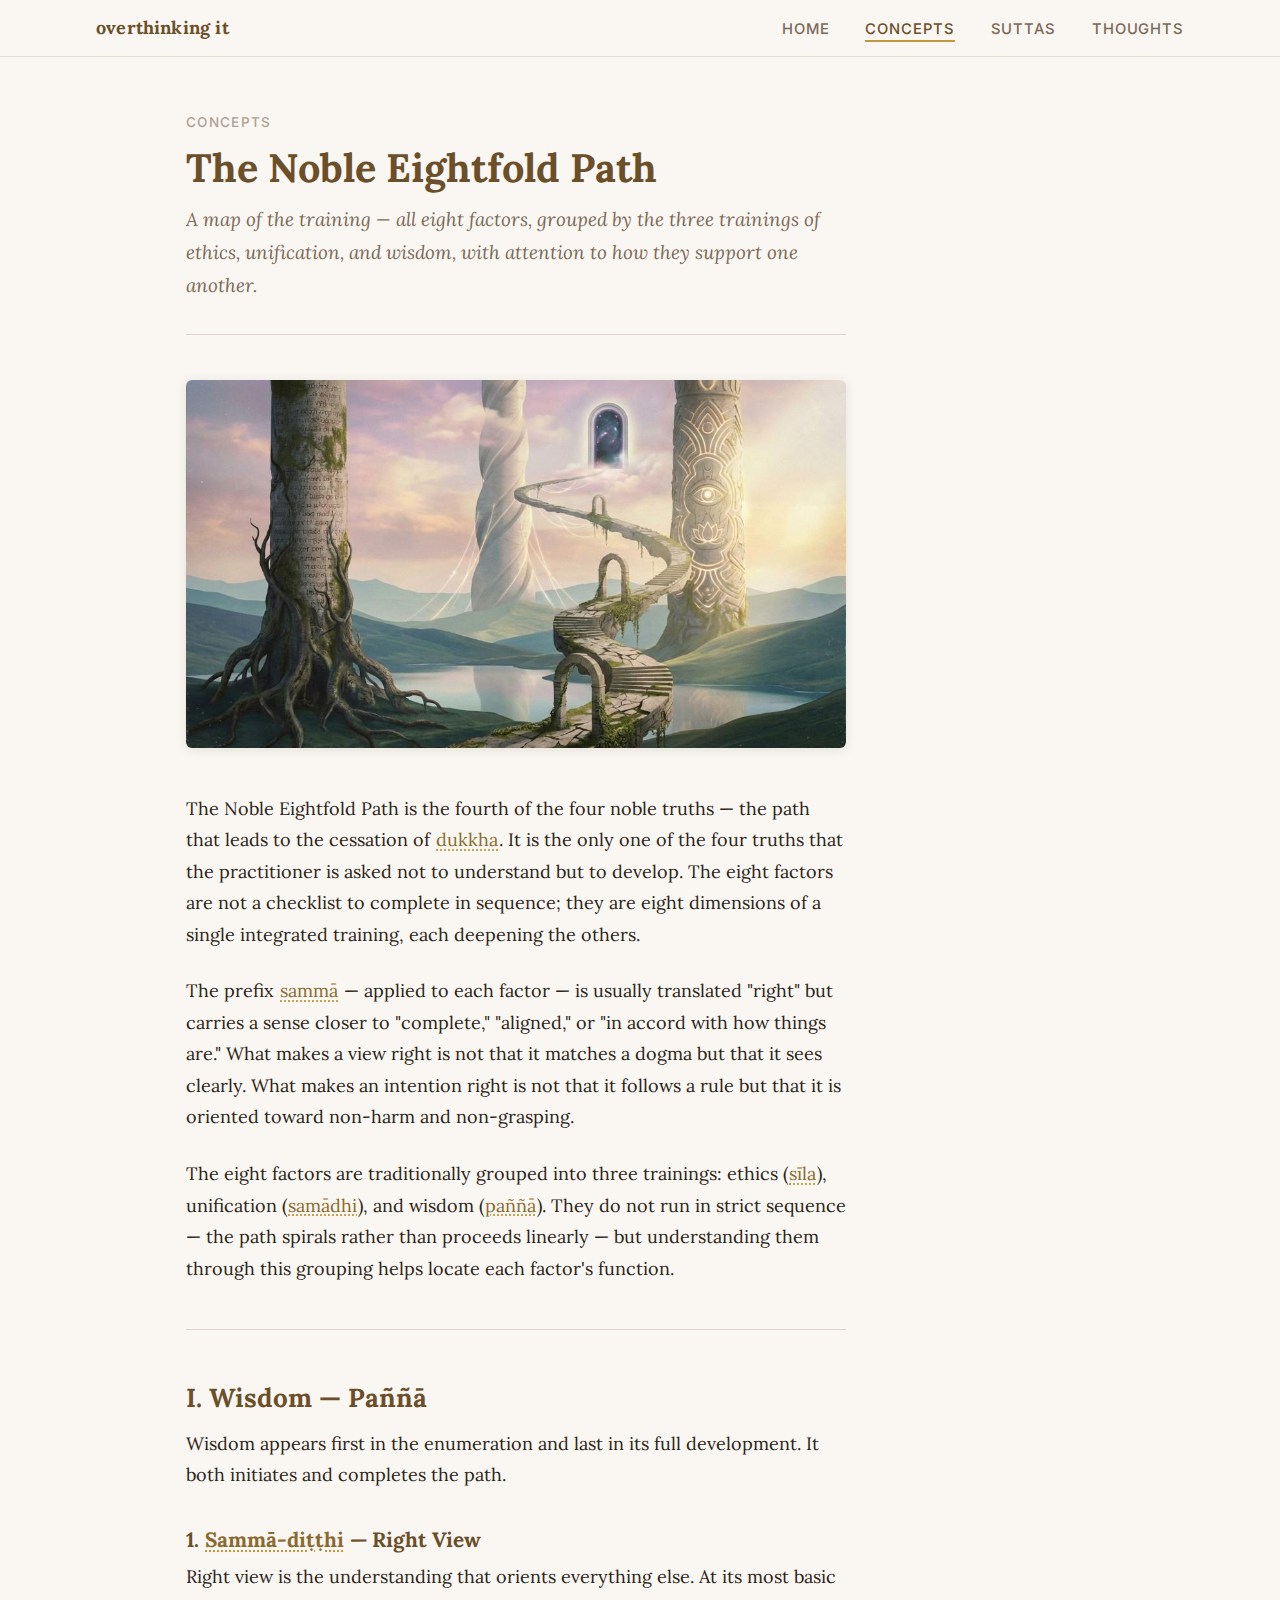
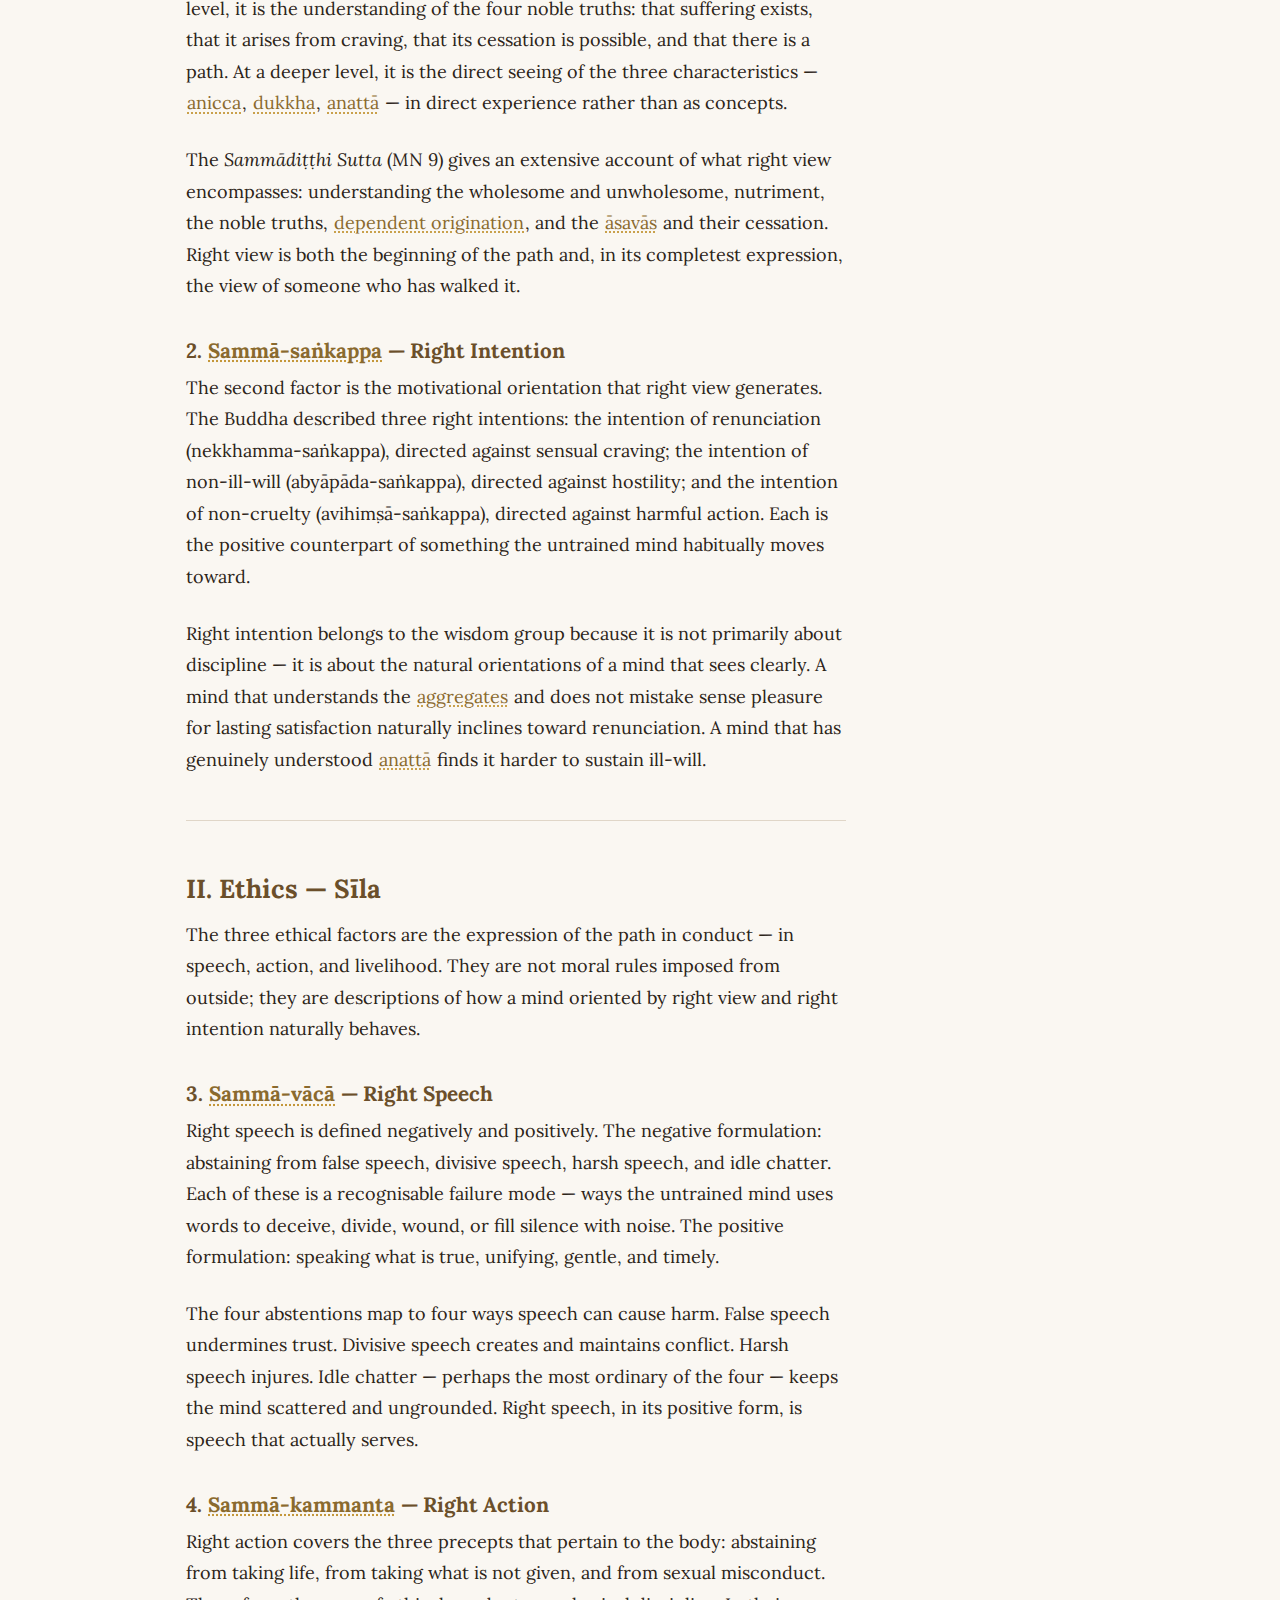
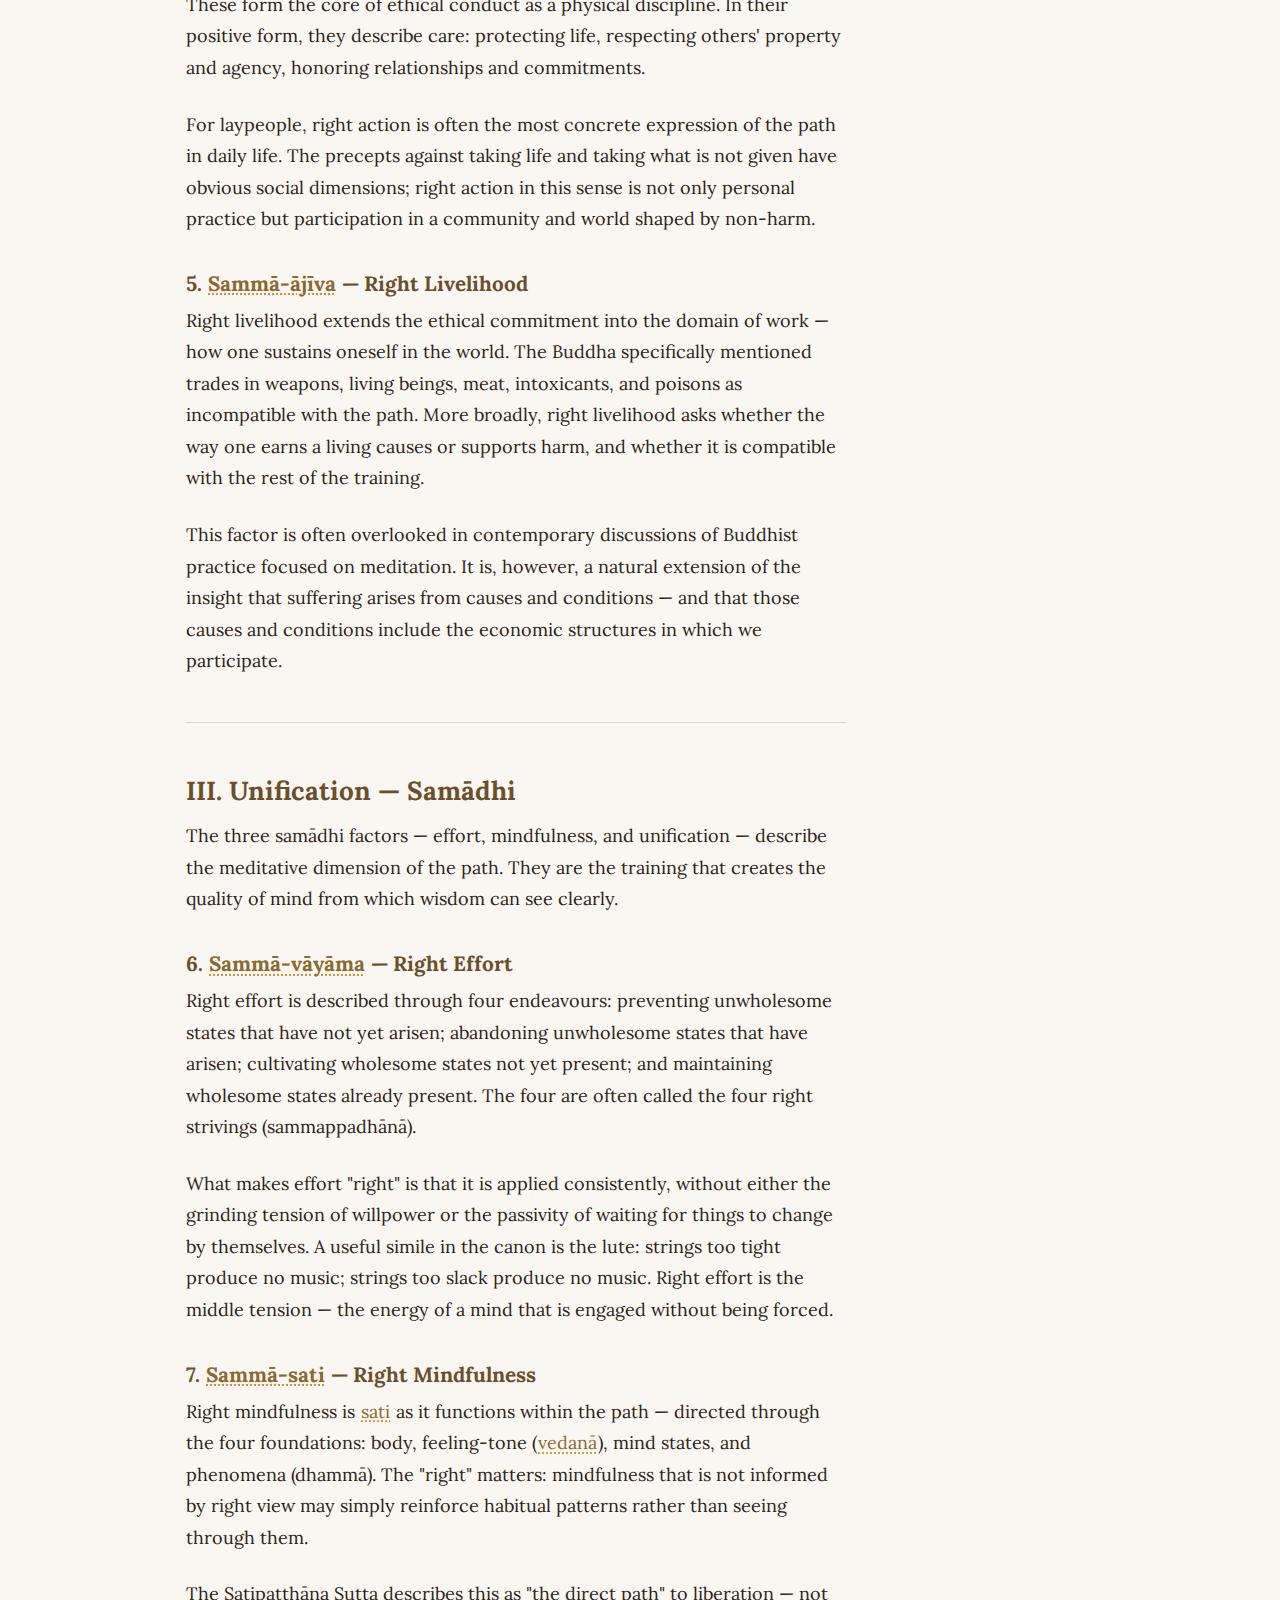
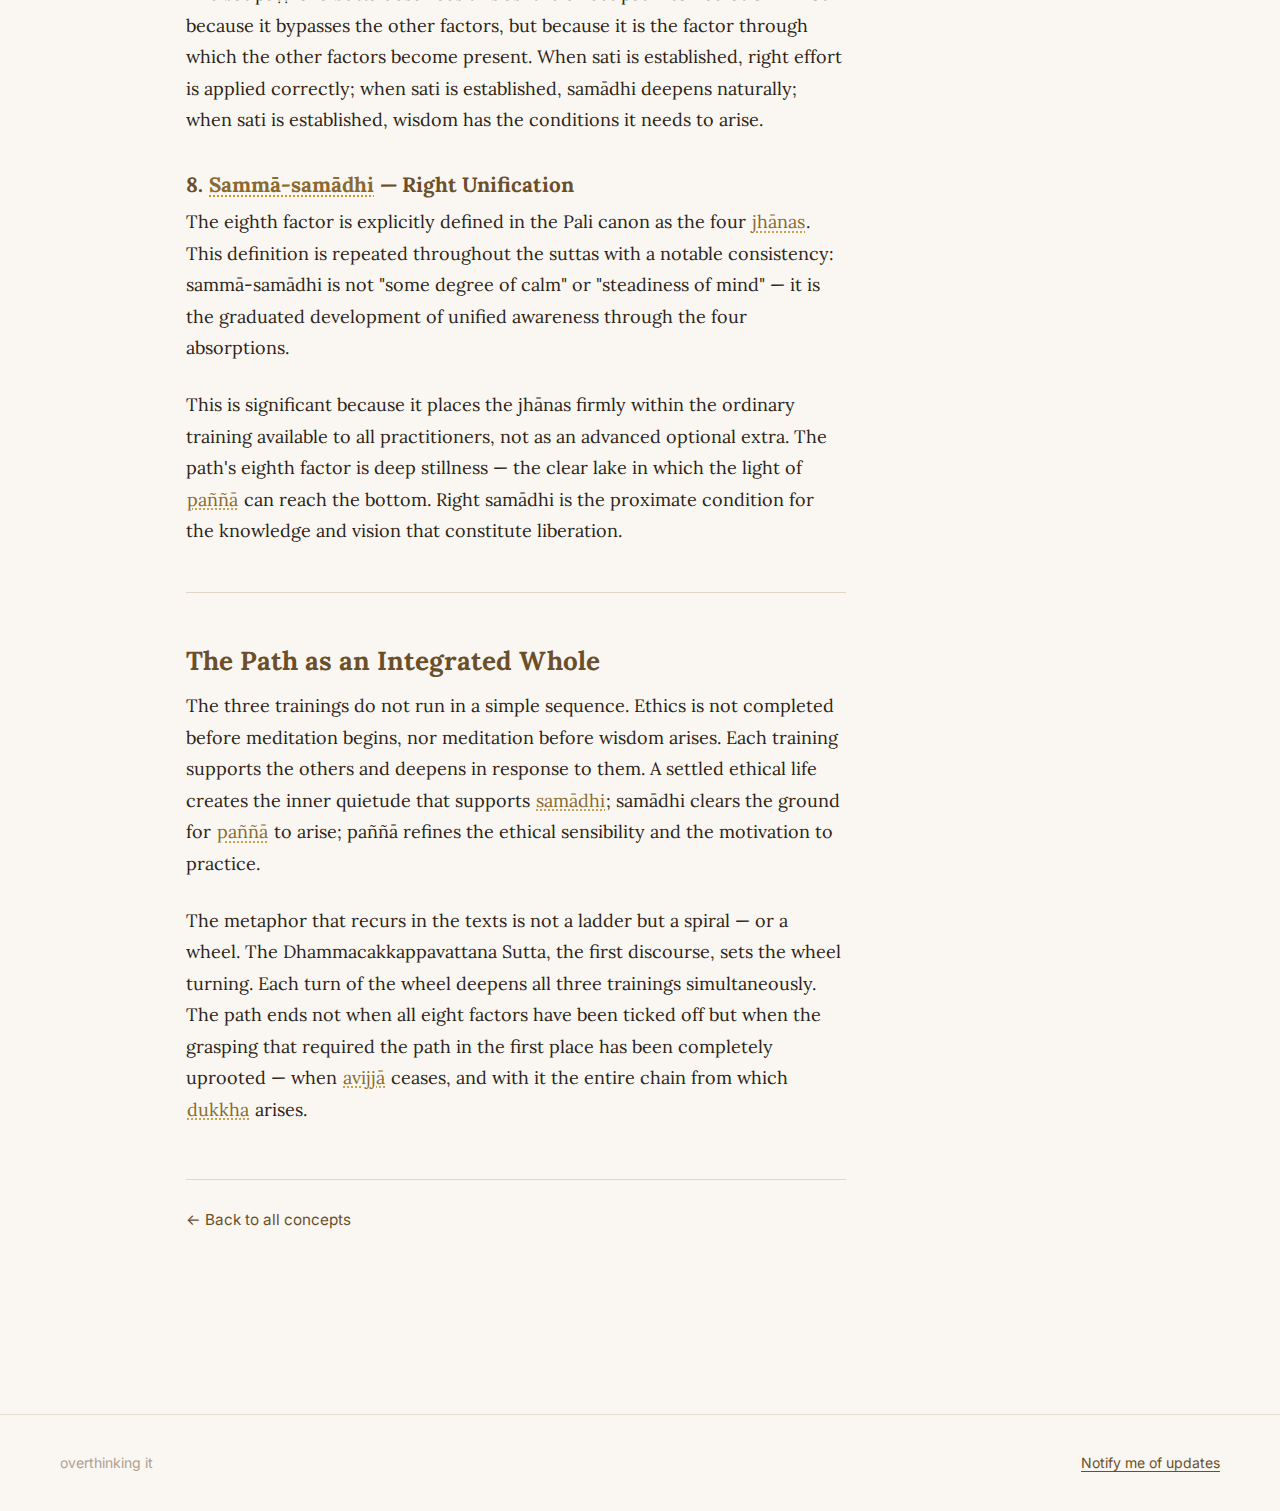
<file: concepts/eightfold-path.html>
<!DOCTYPE html>
<html lang="en">
<head>
  <meta charset="UTF-8">
  <meta name="viewport" content="width=device-width, initial-scale=1.0">
  <title>The Noble Eightfold Path — overthinking it</title>
  <meta name="description" content="All eight factors of the Noble Eightfold Path, examined in sequence and grouped by the three trainings.">
  <link rel="preconnect" href="https://fonts.googleapis.com">
  <link rel="preconnect" href="https://fonts.gstatic.com" crossorigin>
  <link href="https://fonts.googleapis.com/css2?family=Lora:ital,wght@0,400;0,600;0,700;1,400;1,600&family=Inter:wght@400;500;600&display=swap" rel="stylesheet">
  <link rel="stylesheet" href="../css/style.css">
<!-- MailerLite Universal -->
<script>
    (function(w,d,e,u,f,l,n){w[f]=w[f]||function(){(w[f].q=w[f].q||[])
    .push(arguments);},l=d.createElement(e),l.async=1,l.src=u,
    n=d.getElementsByTagName(e)[0],n.parentNode.insertBefore(l,n);})
    (window,document,'script','https://assets.mailerlite.com/js/universal.js','ml');
    ml('account', '2150553');
</script>
<!-- End MailerLite Universal -->
</head>
<body>

  <nav class="site-nav" aria-label="Main navigation">
    <div class="site-nav__inner">
      <a href="../index.html" class="site-nav__brand">overthinking it</a>
      <ul class="site-nav__links">
        <li><a href="../index.html">Home</a></li>
        <li><a href="../concepts/index.html" aria-current="page">Concepts</a></li>
        <li><a href="../suttas/index.html">Suttas</a></li>
        <li><a href="../thoughts/index.html">Thoughts</a></li>
      </ul>
    </div>
  </nav>

  <div class="page-grid">
    <div class="page-spacer" aria-hidden="true"></div>

    <main class="page-content">

      <header class="page-header">
        <p class="page-header__eyebrow"><a href="index.html">Concepts</a></p>
        <h1 class="page-header__title">The Noble Eightfold Path</h1>
        <p class="page-header__subtitle">
          A map of the training — all eight factors, grouped by the three trainings of ethics,
          unification, and wisdom, with attention to how they support one another.
        </p>
      </header>

      <figure class="feature-image">
        <img
          src="../images/noble-eightfold-path.jpg"
          alt="A stone path rising through an ethereal landscape toward a luminous archway — ancient pillars carved with sacred script and lotus symbols stand on either side, evoking the journey of the Noble Eightfold Path."
          width="1024"
          height="571"
          loading="eager"
        >
      </figure>

      <article>

        <p>
          The Noble Eightfold Path is the fourth of the four noble truths — the path that leads
          to the cessation of <span class="pali" data-pali="dukkha" data-en="suffering">dukkha</span>.
          It is the only one of the four truths that the practitioner is asked not to understand
          but to develop. The eight factors are not a checklist to complete in sequence; they are
          eight dimensions of a single integrated training, each deepening the others.
        </p>

        <p>
          The prefix
          <span class="pali" data-pali="sammā" data-en="right / complete">sammā</span> — applied
          to each factor — is usually translated "right" but carries a sense closer to "complete,"
          "aligned," or "in accord with how things are." What makes a view right is not that it
          matches a dogma but that it sees clearly. What makes an intention right is not that
          it follows a rule but that it is oriented toward non-harm and non-grasping.
        </p>

        <p>
          The eight factors are traditionally grouped into three trainings: ethics
          (<span class="pali" data-pali="sīla" data-en="virtue">sīla</span>), unification
          (<span class="pali" data-pali="samādhi" data-en="unification">samādhi</span>), and
          wisdom (<span class="pali" data-pali="paññā" data-en="wisdom">paññā</span>).
          They do not run in strict sequence — the path spirals rather than proceeds linearly —
          but understanding them through this grouping helps locate each factor's function.
        </p>

        <hr>

        <h2>I. Wisdom — Paññā</h2>

        <p>
          Wisdom appears first in the enumeration and last in its full development. It both
          initiates and completes the path.
        </p>

        <h3>1. <span class="pali" data-pali="sammā-diṭṭhi" data-en="right view">Sammā-diṭṭhi</span> — Right View</h3>

        <p>
          Right view is the understanding that orients everything else. At its most basic level,
          it is the understanding of the four noble truths: that suffering exists, that it arises
          from craving, that its cessation is possible, and that there is a path. At a deeper
          level, it is the direct seeing of the three characteristics —
          <span class="pali" data-pali="anicca" data-en="impermanence">anicca</span>,
          <span class="pali" data-pali="dukkha" data-en="suffering">dukkha</span>,
          <span class="pali" data-pali="anattā" data-en="non-self">anattā</span> — in direct
          experience rather than as concepts.
        </p>

        <p>
          The <em>Sammādiṭṭhi Sutta</em> (MN 9) gives an extensive account of what right view
          encompasses: understanding the wholesome and unwholesome, nutriment, the noble truths,
          <span class="pali" data-pali="paṭicca-samuppāda" data-en="dependent origination">dependent origination</span>,
          and the <span class="pali" data-pali="avijjā" data-en="ignorance">āsavās</span> and
          their cessation. Right view is both the beginning of the path and, in its completest
          expression, the view of someone who has walked it.
        </p>

        <h3>2. <span class="pali" data-pali="sammā-saṅkappa" data-en="right intention">Sammā-saṅkappa</span> — Right Intention</h3>

        <p>
          The second factor is the motivational orientation that right view generates. The Buddha
          described three right intentions: the intention of renunciation (nekkhamma-saṅkappa),
          directed against sensual craving; the intention of non-ill-will (abyāpāda-saṅkappa),
          directed against hostility; and the intention of non-cruelty (avihiṃsā-saṅkappa),
          directed against harmful action. Each is the positive counterpart of something the
          untrained mind habitually moves toward.
        </p>

        <p>
          Right intention belongs to the wisdom group because it is not primarily about
          discipline — it is about the natural orientations of a mind that sees clearly. A
          mind that understands the <span class="pali" data-pali="khandha" data-en="aggregates">aggregates</span>
          and does not mistake sense pleasure for lasting satisfaction naturally inclines toward
          renunciation. A mind that has genuinely understood
          <span class="pali" data-pali="anattā" data-en="non-self">anattā</span> finds it
          harder to sustain ill-will.
        </p>

        <hr>

        <h2>II. Ethics — Sīla</h2>

        <p>
          The three ethical factors are the expression of the path in conduct — in speech, action,
          and livelihood. They are not moral rules imposed from outside; they are descriptions
          of how a mind oriented by right view and right intention naturally behaves.
        </p>

        <h3>3. <span class="pali" data-pali="sammā-vācā" data-en="right speech">Sammā-vācā</span> — Right Speech</h3>

        <p>
          Right speech is defined negatively and positively. The negative formulation: abstaining
          from false speech, divisive speech, harsh speech, and idle chatter. Each of these is
          a recognisable failure mode — ways the untrained mind uses words to deceive, divide,
          wound, or fill silence with noise. The positive formulation: speaking what is true,
          unifying, gentle, and timely.
        </p>

        <p>
          The four abstentions map to four ways speech can cause harm. False speech undermines
          trust. Divisive speech creates and maintains conflict. Harsh speech injures. Idle chatter
          — perhaps the most ordinary of the four — keeps the mind scattered and ungrounded.
          Right speech, in its positive form, is speech that actually serves.
        </p>

        <h3>4. <span class="pali" data-pali="sammā-kammanta" data-en="right action">Sammā-kammanta</span> — Right Action</h3>

        <p>
          Right action covers the three precepts that pertain to the body: abstaining from
          taking life, from taking what is not given, and from sexual misconduct. These form
          the core of ethical conduct as a physical discipline. In their positive form, they
          describe care: protecting life, respecting others' property and agency, honoring
          relationships and commitments.
        </p>

        <p>
          For laypeople, right action is often the most concrete expression of the path in
          daily life. The precepts against taking life and taking what is not given have
          obvious social dimensions; right action in this sense is not only personal practice
          but participation in a community and world shaped by non-harm.
        </p>

        <h3>5. <span class="pali" data-pali="sammā-ājīva" data-en="right livelihood">Sammā-ājīva</span> — Right Livelihood</h3>

        <p>
          Right livelihood extends the ethical commitment into the domain of work — how one
          sustains oneself in the world. The Buddha specifically mentioned trades in weapons,
          living beings, meat, intoxicants, and poisons as incompatible with the path. More
          broadly, right livelihood asks whether the way one earns a living causes or supports
          harm, and whether it is compatible with the rest of the training.
        </p>

        <p>
          This factor is often overlooked in contemporary discussions of Buddhist practice
          focused on meditation. It is, however, a natural extension of the insight that
          suffering arises from causes and conditions — and that those causes and conditions
          include the economic structures in which we participate.
        </p>

        <hr>

        <h2>III. Unification — Samādhi</h2>

        <p>
          The three samādhi factors — effort, mindfulness, and unification — describe the
          meditative dimension of the path. They are the training that creates the quality of
          mind from which wisdom can see clearly.
        </p>

        <h3>6. <span class="pali" data-pali="sammā-vāyāma" data-en="right effort">Sammā-vāyāma</span> — Right Effort</h3>

        <p>
          Right effort is described through four endeavours: preventing unwholesome states
          that have not yet arisen; abandoning unwholesome states that have arisen; cultivating
          wholesome states not yet present; and maintaining wholesome states already present.
          The four are often called the four right strivings (sammappadhānā).
        </p>

        <p>
          What makes effort "right" is that it is applied consistently, without either the
          grinding tension of willpower or the passivity of waiting for things to change by
          themselves. A useful simile in the canon is the lute: strings too tight produce no
          music; strings too slack produce no music. Right effort is the middle tension — the
          energy of a mind that is engaged without being forced.
        </p>

        <h3>7. <span class="pali" data-pali="sammā-sati" data-en="right mindfulness">Sammā-sati</span> — Right Mindfulness</h3>

        <p>
          Right mindfulness is
          <span class="pali" data-pali="sati" data-en="mindfulness">sati</span> as it functions
          within the path — directed through the four foundations: body, feeling-tone
          (<span class="pali" data-pali="vedanā" data-en="feeling-tone">vedanā</span>),
          mind states, and phenomena (dhammā). The "right" matters: mindfulness that is not
          informed by right view may simply reinforce habitual patterns rather than seeing
          through them.
        </p>

        <p>
          The Satipaṭṭhāna Sutta describes this as "the direct path" to liberation — not because
          it bypasses the other factors, but because it is the factor through which the other
          factors become present. When sati is established, right effort is applied correctly;
          when sati is established, samādhi deepens naturally; when sati is established, wisdom
          has the conditions it needs to arise.
        </p>

        <h3>8. <span class="pali" data-pali="sammā-samādhi" data-en="right unification">Sammā-samādhi</span> — Right Unification</h3>

        <p>
          The eighth factor is explicitly defined in the Pali canon as the four
          <span class="pali" data-pali="jhāna" data-en="meditative absorption">jhānas</span>.
          This definition is repeated throughout the suttas with a notable consistency:
          sammā-samādhi is not "some degree of calm" or "steadiness of mind" — it is the
          graduated development of unified awareness through the four absorptions.
        </p>

        <p>
          This is significant because it places the jhānas firmly within the ordinary training
          available to all practitioners, not as an advanced optional extra. The path's
          eighth factor is deep stillness — the clear lake in which the light of
          <span class="pali" data-pali="paññā" data-en="wisdom">paññā</span> can reach the
          bottom. Right samādhi is the proximate condition for the knowledge and vision that
          constitute liberation.
        </p>

        <hr>

        <h2>The Path as an Integrated Whole</h2>

        <p>
          The three trainings do not run in a simple sequence. Ethics is not completed before
          meditation begins, nor meditation before wisdom arises. Each training supports the
          others and deepens in response to them. A settled ethical life creates the inner
          quietude that supports
          <span class="pali" data-pali="samādhi" data-en="unification">samādhi</span>;
          samādhi clears the ground for
          <span class="pali" data-pali="paññā" data-en="wisdom">paññā</span> to arise;
          paññā refines the ethical sensibility and the motivation to practice.
        </p>

        <p>
          The metaphor that recurs in the texts is not a ladder but a spiral — or a wheel. The
          Dhammacakkappavattana Sutta, the first discourse, sets the wheel turning. Each turn
          of the wheel deepens all three trainings simultaneously. The path ends not when all
          eight factors have been ticked off but when the grasping that required the path in
          the first place has been completely uprooted — when
          <span class="pali" data-pali="avijjā" data-en="ignorance">avijjā</span> ceases,
          and with it the entire chain from which
          <span class="pali" data-pali="dukkha" data-en="suffering">dukkha</span> arises.
        </p>

      </article>

      <nav class="entry-nav" aria-label="Back to concepts">
        <p class="entry-nav__next">
          <a href="index.html">← Back to all concepts</a>
        </p>
      </nav>

    </main>

    <aside class="margin-notes" aria-label="Pali annotations"></aside>
  </div>

  <footer class="site-footer">
    <div class="site-footer__inner">
      <span>overthinking it</span>
      <a class="ml-onclick-form" href="javascript:void(0)" onclick="ml('show', 'Oz50p0', true)">Notify me of updates</a>
      
    </div>
  </footer>

  <script src="../js/pali.js"></script>
</body>
</html>
</file>
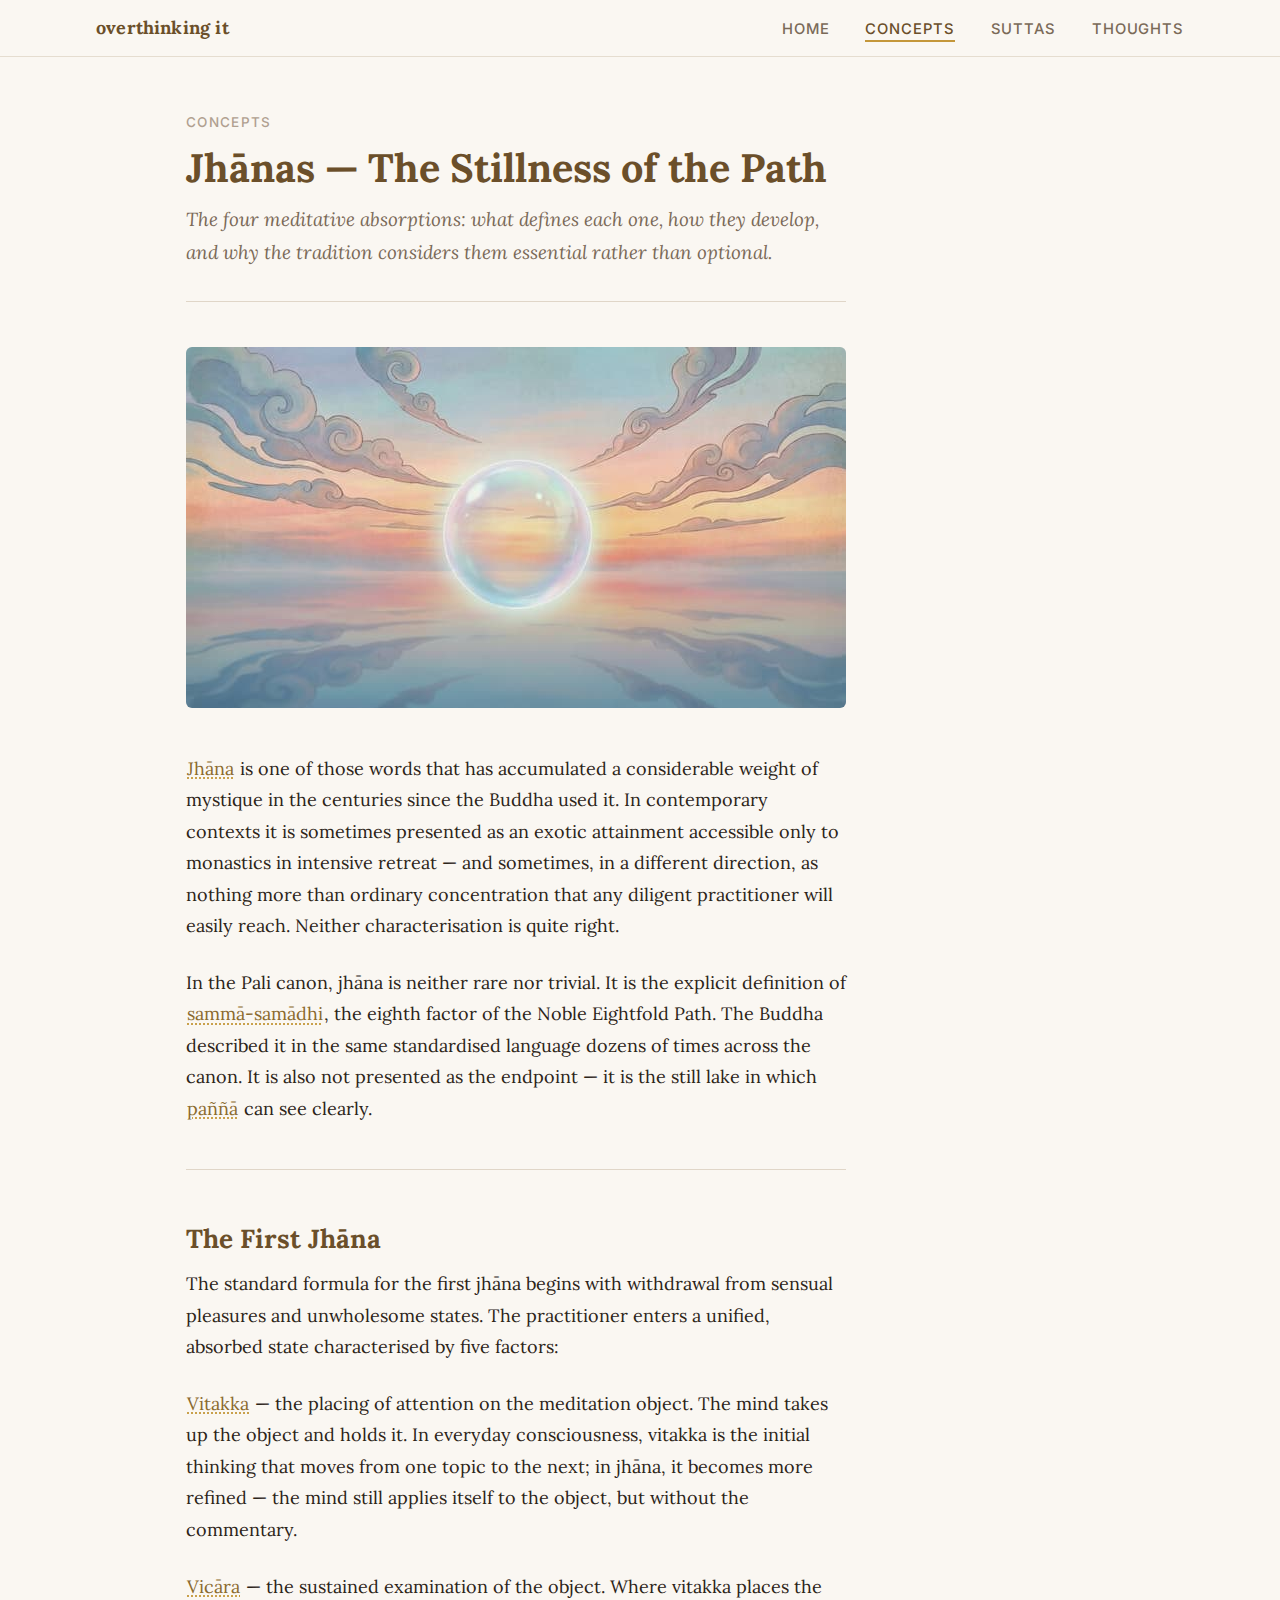
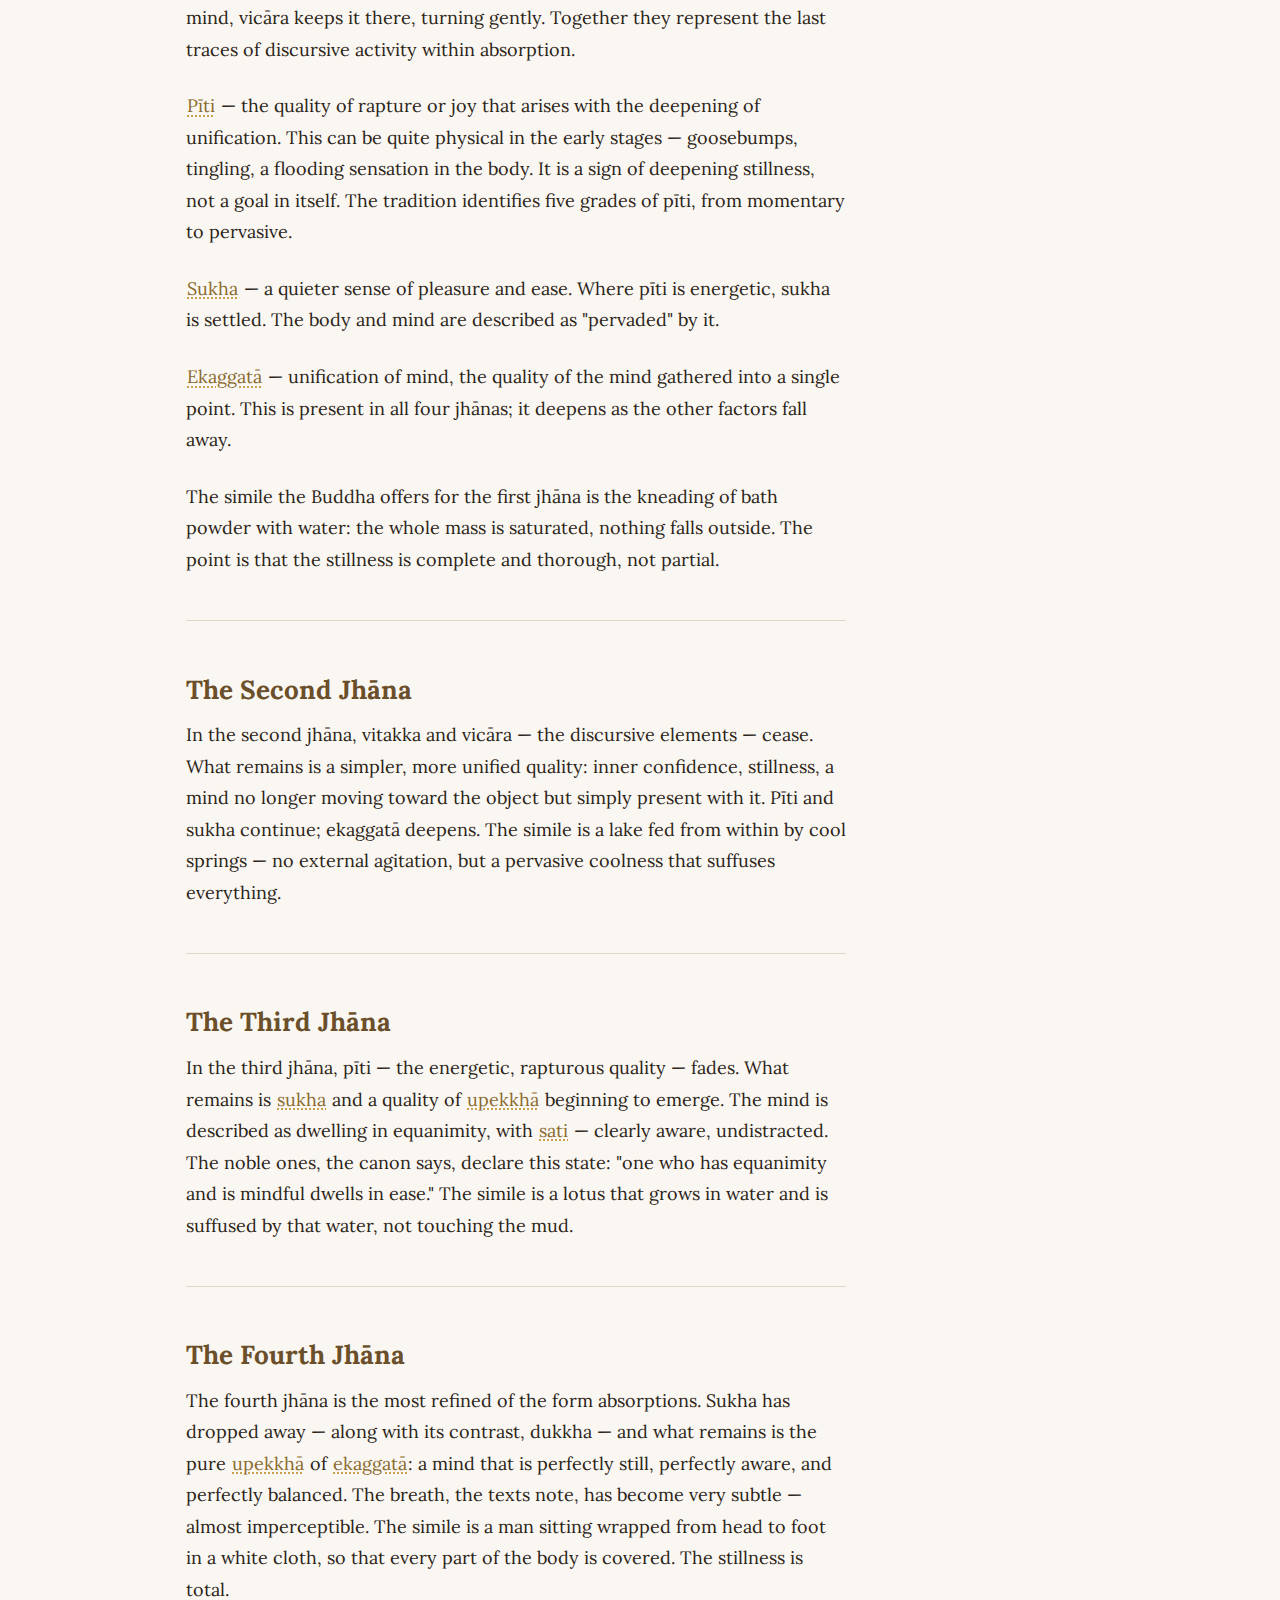
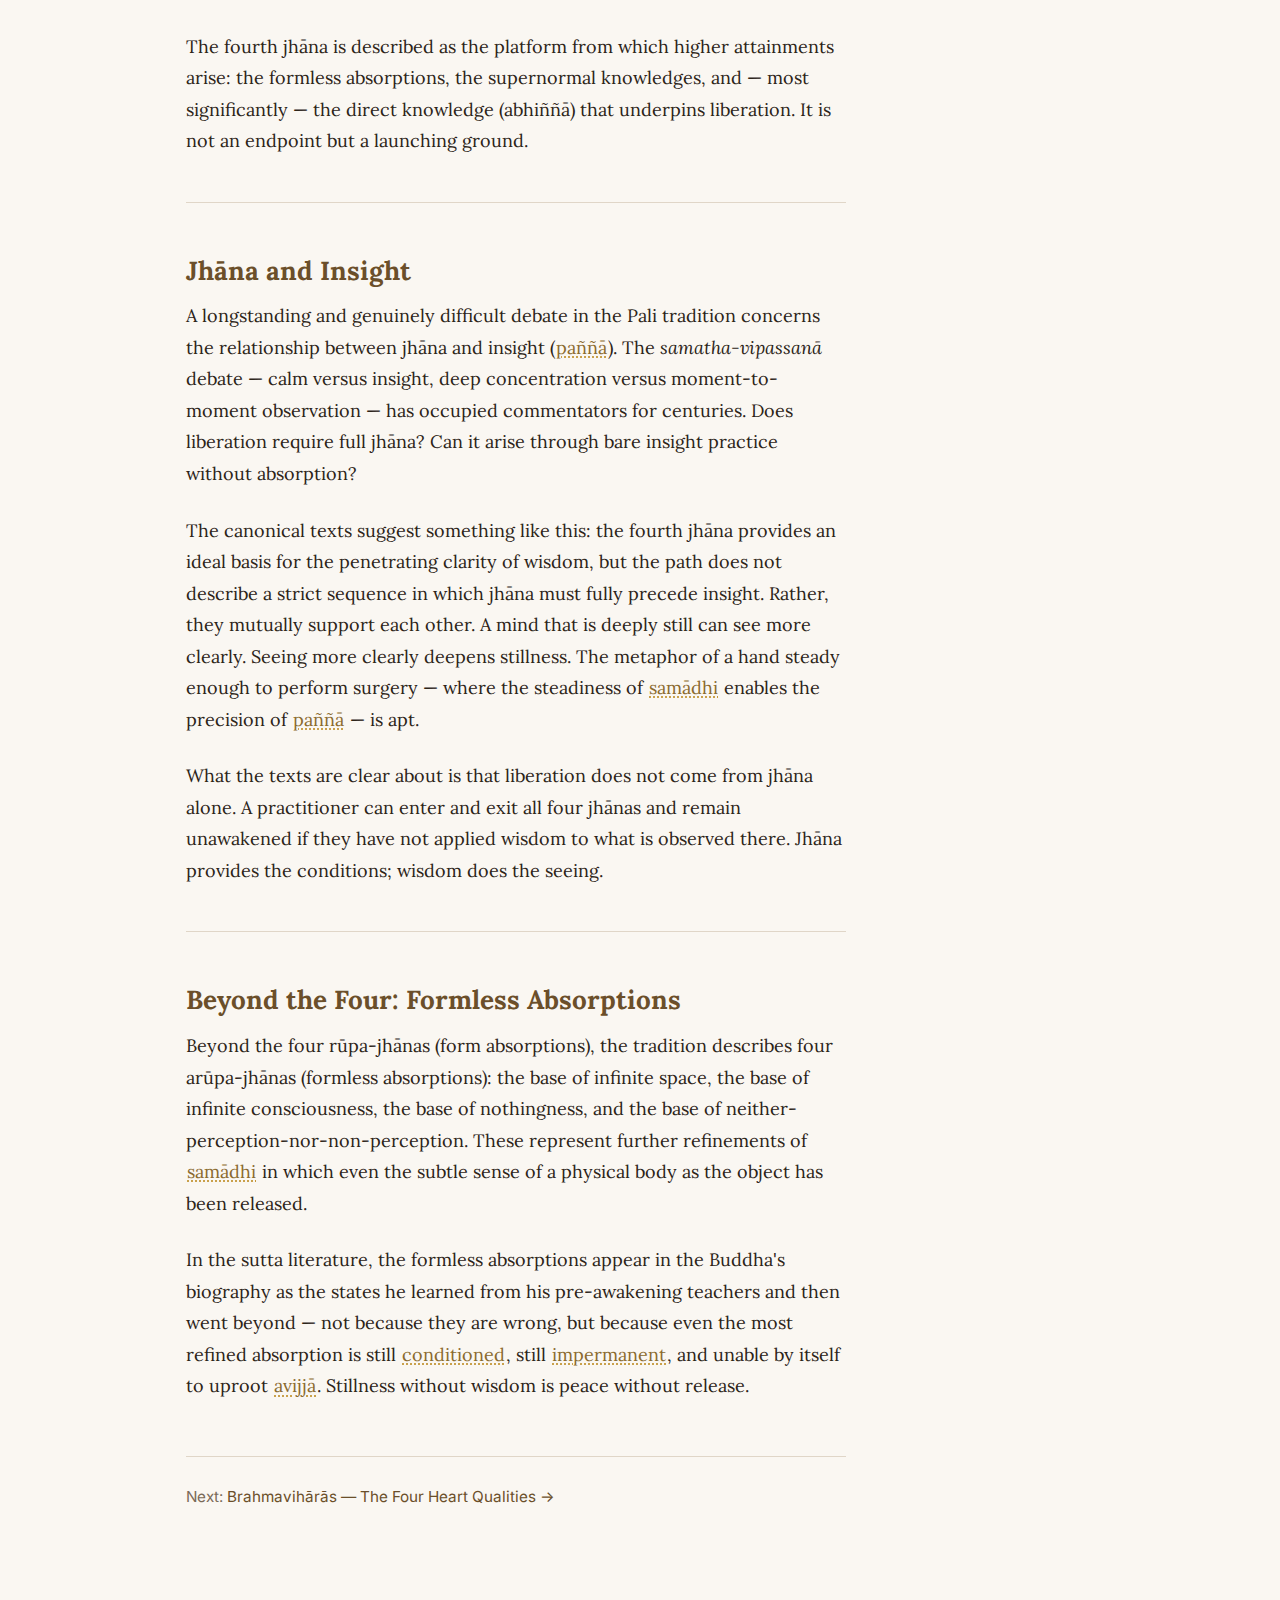
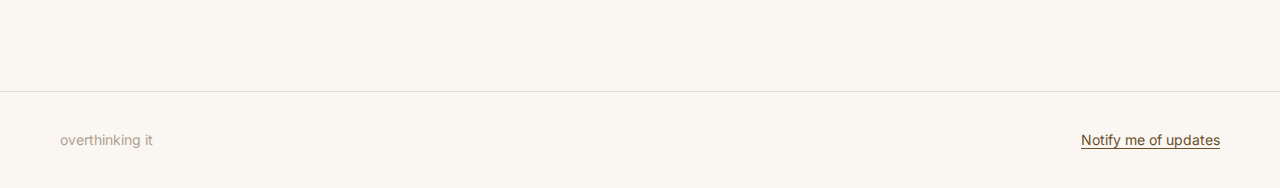
<file: concepts/jhanas.html>
<!DOCTYPE html>
<html lang="en">
<head>
  <meta charset="UTF-8">
  <meta name="viewport" content="width=device-width, initial-scale=1.0">
  <title>Jhānas — overthinking it</title>
  <meta name="description" content="The four meditative absorptions — their factors, how they develop, and their relationship to insight.">
  <link rel="preconnect" href="https://fonts.googleapis.com">
  <link rel="preconnect" href="https://fonts.gstatic.com" crossorigin>
  <link href="https://fonts.googleapis.com/css2?family=Lora:ital,wght@0,400;0,600;0,700;1,400;1,600&family=Inter:wght@400;500;600&display=swap" rel="stylesheet">
  <link rel="stylesheet" href="../css/style.css">
<!-- MailerLite Universal -->
<script>
    (function(w,d,e,u,f,l,n){w[f]=w[f]||function(){(w[f].q=w[f].q||[])
    .push(arguments);},l=d.createElement(e),l.async=1,l.src=u,
    n=d.getElementsByTagName(e)[0],n.parentNode.insertBefore(l,n);})
    (window,document,'script','https://assets.mailerlite.com/js/universal.js','ml');
    ml('account', '2150553');
</script>
<!-- End MailerLite Universal -->
</head>
<body>

  <nav class="site-nav" aria-label="Main navigation">
    <div class="site-nav__inner">
      <a href="../index.html" class="site-nav__brand">overthinking it</a>
      <ul class="site-nav__links">
        <li><a href="../index.html">Home</a></li>
        <li><a href="../concepts/index.html" aria-current="page">Concepts</a></li>
        <li><a href="../suttas/index.html">Suttas</a></li>
        <li><a href="../thoughts/index.html">Thoughts</a></li>
      </ul>
    </div>
  </nav>

  <div class="page-grid">
    <div class="page-spacer" aria-hidden="true"></div>

    <main class="page-content">

      <header class="page-header">
        <p class="page-header__eyebrow"><a href="index.html">Concepts</a></p>
        <h1 class="page-header__title">Jhānas — The Stillness of the Path</h1>
        <p class="page-header__subtitle">
          The four meditative absorptions: what defines each one, how they develop, and
          why the tradition considers them essential rather than optional.
        </p>
      </header>

      <figure class="page-figure">
        <img src="../images/jhanas.jpg" alt="A luminous soap bubble floating at the horizon between a calm sea and a pastel sky with stylised clouds — evoking the stillness, clarity, and delicate containment of meditative absorption." class="page-figure__img">
      </figure>

      <article>

        <p>
          <span class="pali" data-pali="jhāna" data-en="meditative absorption">Jhāna</span>
          is one of those words that has accumulated a considerable weight of mystique in the
          centuries since the Buddha used it. In contemporary contexts it is sometimes presented
          as an exotic attainment accessible only to monastics in intensive retreat — and sometimes,
          in a different direction, as nothing more than ordinary concentration that any diligent
          practitioner will easily reach. Neither characterisation is quite right.
        </p>

        <p>
          In the Pali canon, jhāna is neither rare nor trivial. It is the explicit definition of
          <span class="pali" data-pali="sammā-samādhi" data-en="right unification">sammā-samādhi</span>,
          the eighth factor of the Noble Eightfold Path. The Buddha described it in the same
          standardised language dozens of times across the canon. It is also not presented as the
          endpoint — it is the still lake in which
          <span class="pali" data-pali="paññā" data-en="wisdom">paññā</span> can see clearly.
        </p>

        <hr>

        <h2>The First Jhāna</h2>

        <p>
          The standard formula for the first jhāna begins with withdrawal from sensual pleasures
          and unwholesome states. The practitioner enters a unified, absorbed state characterised
          by five factors:
        </p>

        <p>
          <span class="pali" data-pali="vitakka" data-en="applied thought">Vitakka</span> —
          the placing of attention on the meditation object. The mind takes up the object and
          holds it. In everyday consciousness, vitakka is the initial thinking that moves from
          one topic to the next; in jhāna, it becomes more refined — the mind still applies
          itself to the object, but without the commentary.
        </p>

        <p>
          <span class="pali" data-pali="vicāra" data-en="sustained thought">Vicāra</span> —
          the sustained examination of the object. Where vitakka places the mind, vicāra keeps
          it there, turning gently. Together they represent the last traces of discursive
          activity within absorption.
        </p>

        <p>
          <span class="pali" data-pali="pīti" data-en="rapture">Pīti</span> — the quality of
          rapture or joy that arises with the deepening of unification. This can be quite
          physical in the early stages — goosebumps, tingling, a flooding sensation in the body.
          It is a sign of deepening stillness, not a goal in itself. The tradition identifies
          five grades of pīti, from momentary to pervasive.
        </p>

        <p>
          <span class="pali" data-pali="sukha" data-en="pleasure / ease">Sukha</span> —
          a quieter sense of pleasure and ease. Where pīti is energetic, sukha is settled.
          The body and mind are described as "pervaded" by it.
        </p>

        <p>
          <span class="pali" data-pali="ekaggatā" data-en="one-pointedness">Ekaggatā</span> —
          unification of mind, the quality of the mind gathered into a single point. This is
          present in all four jhānas; it deepens as the other factors fall away.
        </p>

        <p>
          The simile the Buddha offers for the first jhāna is the kneading of bath powder with
          water: the whole mass is saturated, nothing falls outside. The point is that the
          stillness is complete and thorough, not partial.
        </p>

        <hr>

        <h2>The Second Jhāna</h2>

        <p>
          In the second jhāna, vitakka and vicāra — the discursive elements — cease. What remains
          is a simpler, more unified quality: inner confidence, stillness, a mind no longer moving
          toward the object but simply present with it. Pīti and sukha continue; ekaggatā deepens.
          The simile is a lake fed from within by cool springs — no external agitation, but a
          pervasive coolness that suffuses everything.
        </p>

        <hr>

        <h2>The Third Jhāna</h2>

        <p>
          In the third jhāna, pīti — the energetic, rapturous quality — fades. What remains is
          <span class="pali" data-pali="sukha" data-en="ease">sukha</span> and a quality of
          <span class="pali" data-pali="upekkhā" data-en="equanimity">upekkhā</span> beginning
          to emerge. The mind is described as dwelling in equanimity, with
          <span class="pali" data-pali="sati" data-en="mindfulness">sati</span> — clearly aware,
          undistracted. The noble ones, the canon says, declare this state: "one who has equanimity
          and is mindful dwells in ease." The simile is a lotus that grows in water and is
          suffused by that water, not touching the mud.
        </p>

        <hr>

        <h2>The Fourth Jhāna</h2>

        <p>
          The fourth jhāna is the most refined of the form absorptions. Sukha has dropped away
          — along with its contrast, dukkha — and what remains is the pure
          <span class="pali" data-pali="upekkhā" data-en="equanimity">upekkhā</span> of
          <span class="pali" data-pali="ekaggatā" data-en="one-pointedness">ekaggatā</span>:
          a mind that is perfectly still, perfectly aware, and perfectly balanced. The breath,
          the texts note, has become very subtle — almost imperceptible. The simile is a man
          sitting wrapped from head to foot in a white cloth, so that every part of the body
          is covered. The stillness is total.
        </p>

        <p>
          The fourth jhāna is described as the platform from which higher attainments arise:
          the formless absorptions, the supernormal knowledges, and — most significantly —
          the direct knowledge (abhiññā) that underpins liberation. It is not an endpoint but
          a launching ground.
        </p>

        <hr>

        <h2>Jhāna and Insight</h2>

        <p>
          A longstanding and genuinely difficult debate in the Pali tradition concerns the
          relationship between jhāna and insight (<span class="pali" data-pali="paññā" data-en="wisdom">paññā</span>).
          The <em>samatha-vipassanā</em> debate — calm versus insight, deep concentration versus
          moment-to-moment observation — has occupied commentators for centuries. Does liberation
          require full jhāna? Can it arise through bare insight practice without absorption?
        </p>

        <p>
          The canonical texts suggest something like this: the fourth jhāna provides an ideal
          basis for the penetrating clarity of wisdom, but the path does not describe a strict
          sequence in which jhāna must fully precede insight. Rather, they mutually support each
          other. A mind that is deeply still can see more clearly. Seeing more clearly deepens
          stillness. The metaphor of a hand steady enough to perform surgery — where the steadiness
          of <span class="pali" data-pali="samādhi" data-en="unification">samādhi</span>
          enables the precision of
          <span class="pali" data-pali="paññā" data-en="wisdom">paññā</span> — is apt.
        </p>

        <p>
          What the texts are clear about is that liberation does not come from jhāna alone.
          A practitioner can enter and exit all four jhānas and remain unawakened if they have
          not applied wisdom to what is observed there. Jhāna provides the conditions; wisdom
          does the seeing.
        </p>

        <hr>

        <h2>Beyond the Four: Formless Absorptions</h2>

        <p>
          Beyond the four rūpa-jhānas (form absorptions), the tradition describes four arūpa-jhānas
          (formless absorptions): the base of infinite space, the base of infinite consciousness,
          the base of nothingness, and the base of neither-perception-nor-non-perception. These
          represent further refinements of
          <span class="pali" data-pali="samādhi" data-en="unification">samādhi</span> in which even
          the subtle sense of a physical body as the object has been released.
        </p>

        <p>
          In the sutta literature, the formless absorptions appear in the Buddha's biography as
          the states he learned from his pre-awakening teachers and then went beyond — not because
          they are wrong, but because even the most refined absorption is still
          <span class="pali" data-pali="saṅkhāra" data-en="formations">conditioned</span>, still
          <span class="pali" data-pali="anicca" data-en="impermanent">impermanent</span>, and
          unable by itself to uproot <span class="pali" data-pali="avijjā" data-en="ignorance">avijjā</span>.
          Stillness without wisdom is peace without release.
        </p>

      </article>

      <nav class="entry-nav" aria-label="Concept navigation">
        <p class="entry-nav__next">
          Next: <a href="brahmaviharas.html">Brahmavihārās — The Four Heart Qualities →</a>
        </p>
      </nav>

    </main>

    <aside class="margin-notes" aria-label="Pali annotations"></aside>
  </div>

  <footer class="site-footer">
    <div class="site-footer__inner">
      <span>overthinking it</span>
      <a class="ml-onclick-form" href="javascript:void(0)" onclick="ml('show', 'Oz50p0', true)">Notify me of updates</a>
      
    </div>
  </footer>

  <script src="../js/pali.js"></script>
</body>
</html>
</file>
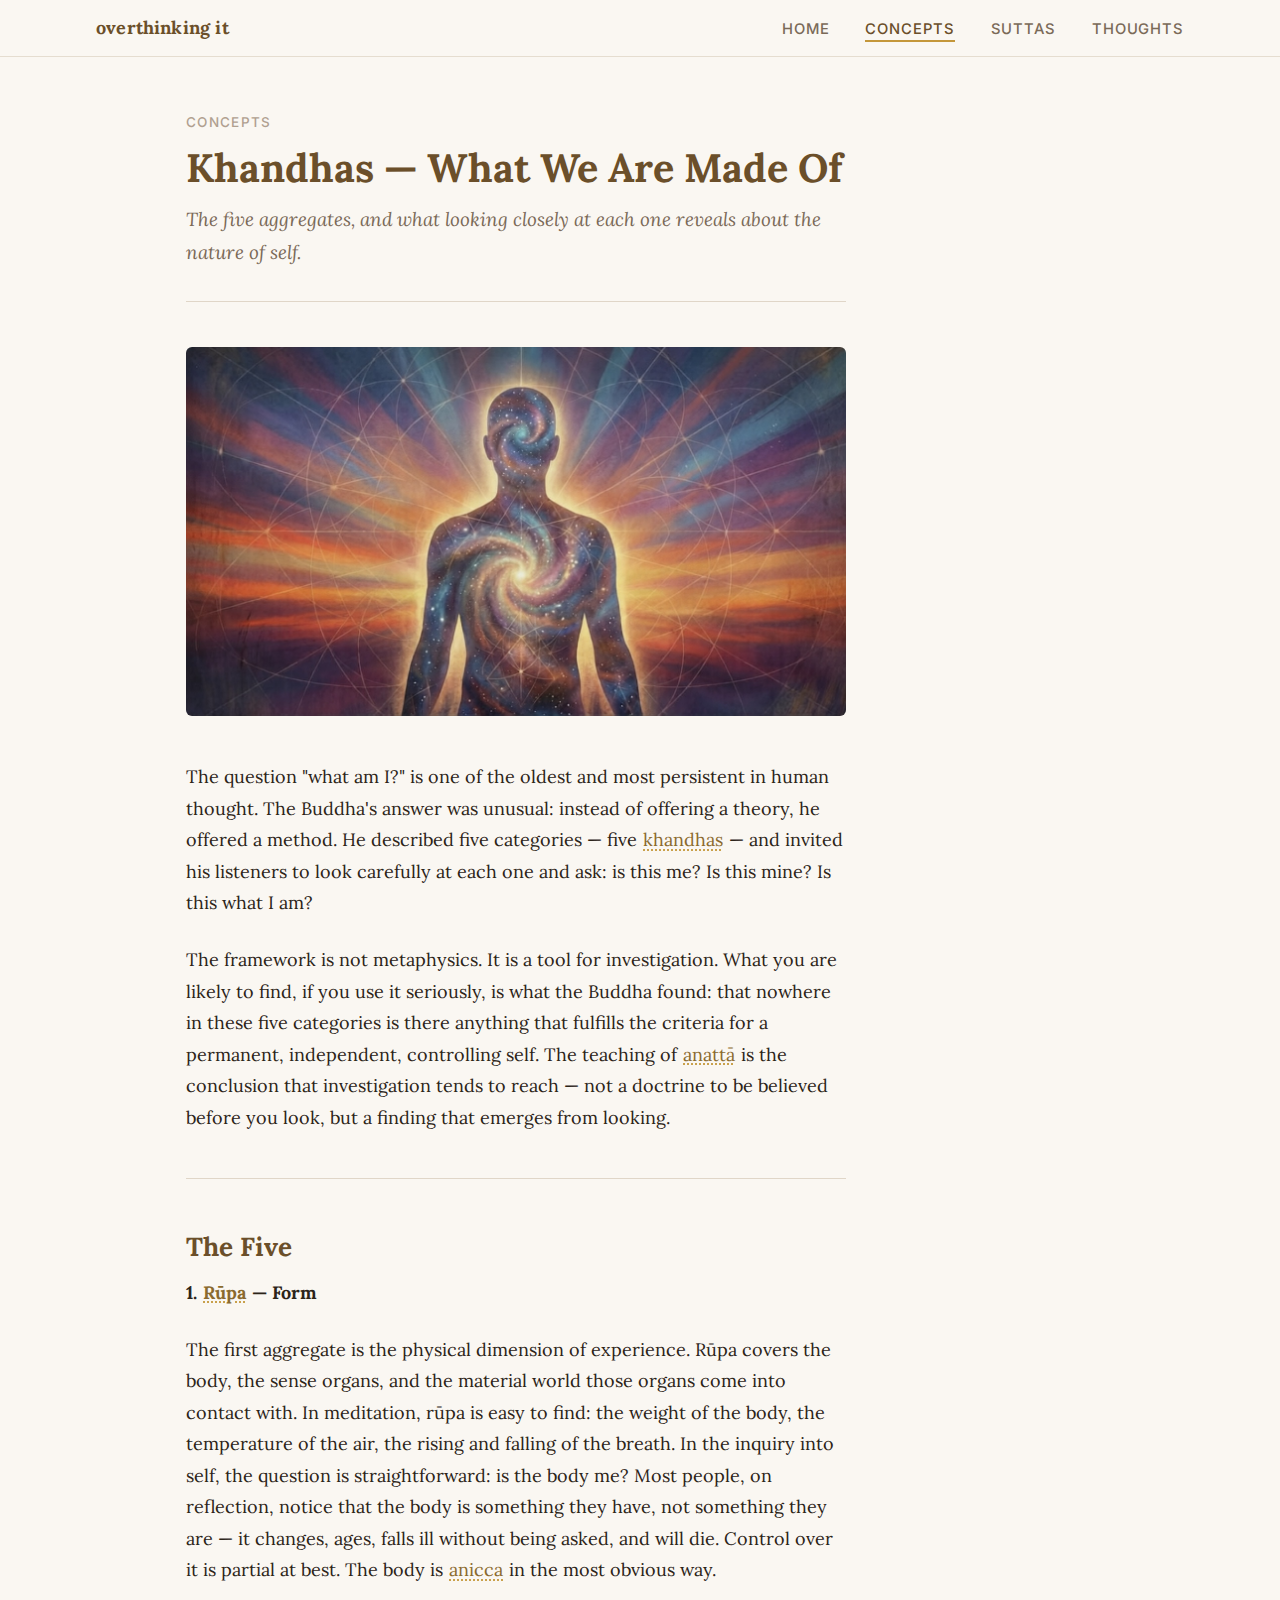
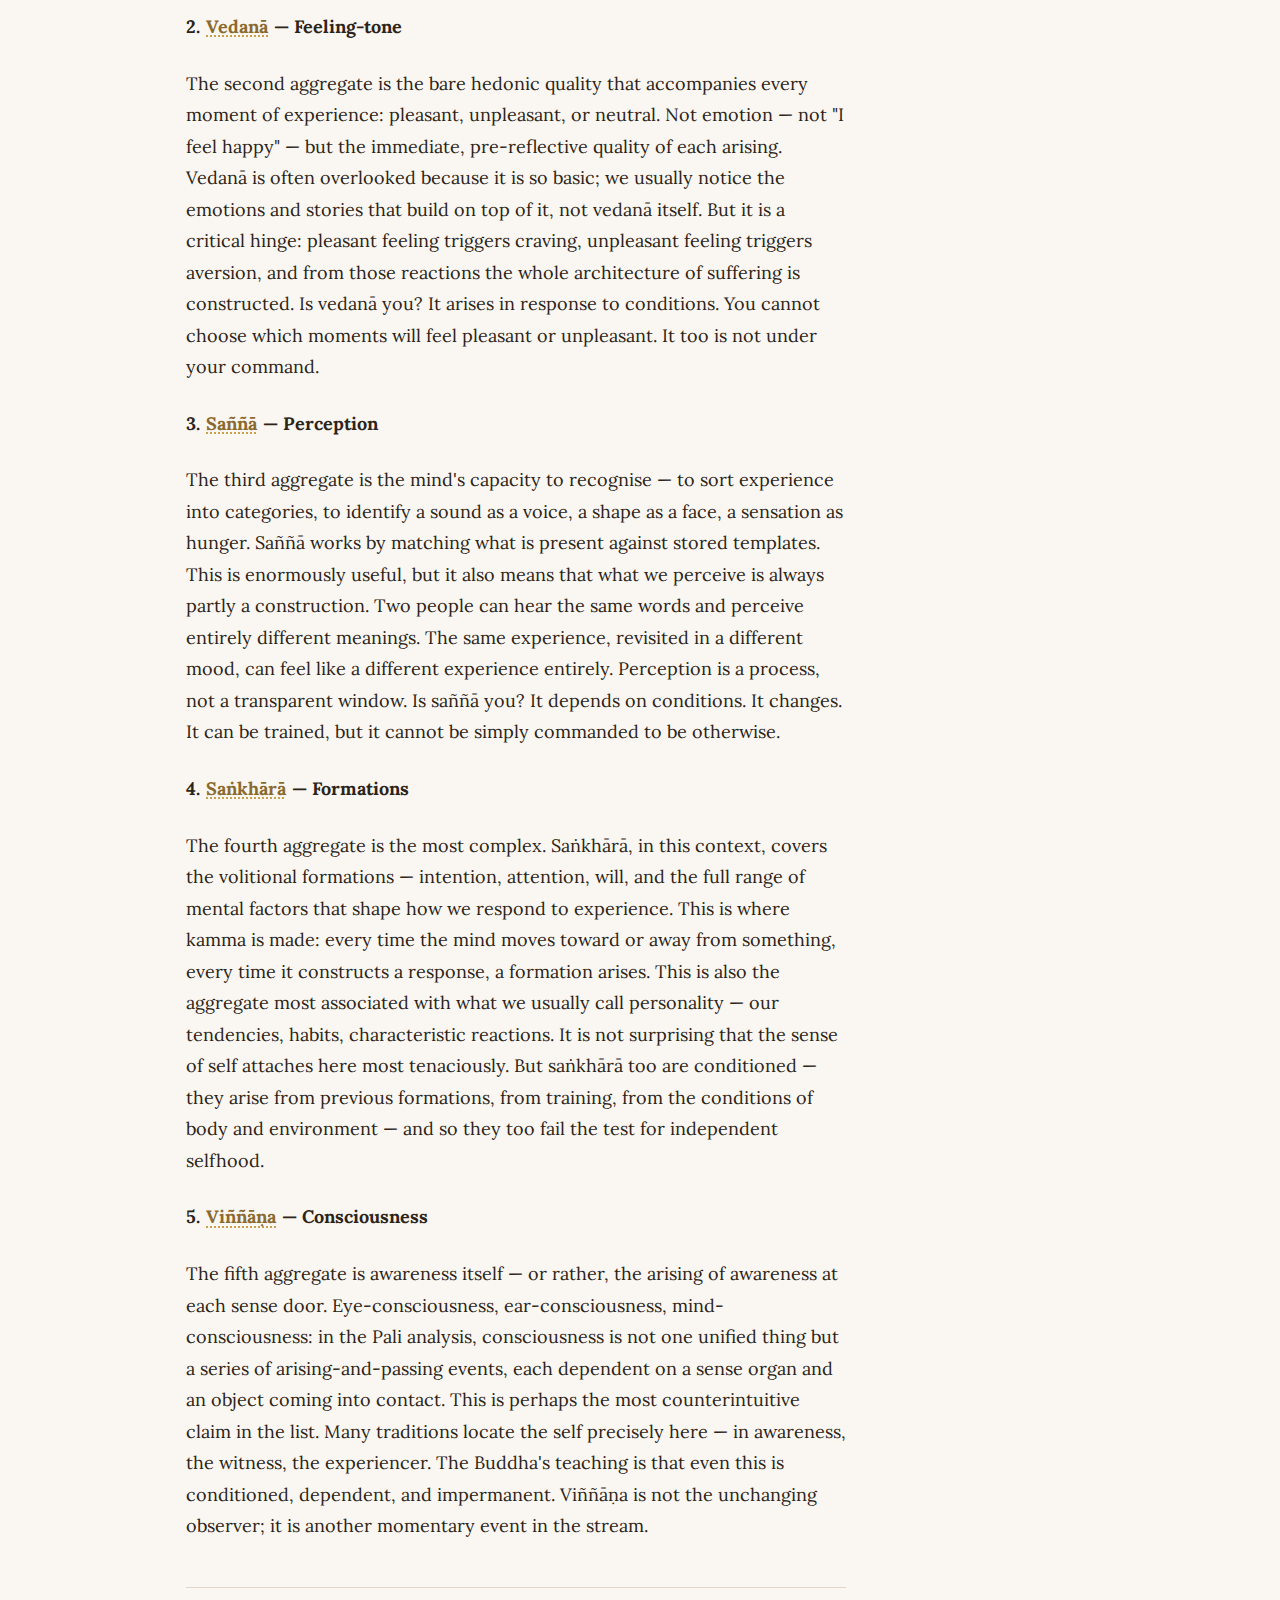
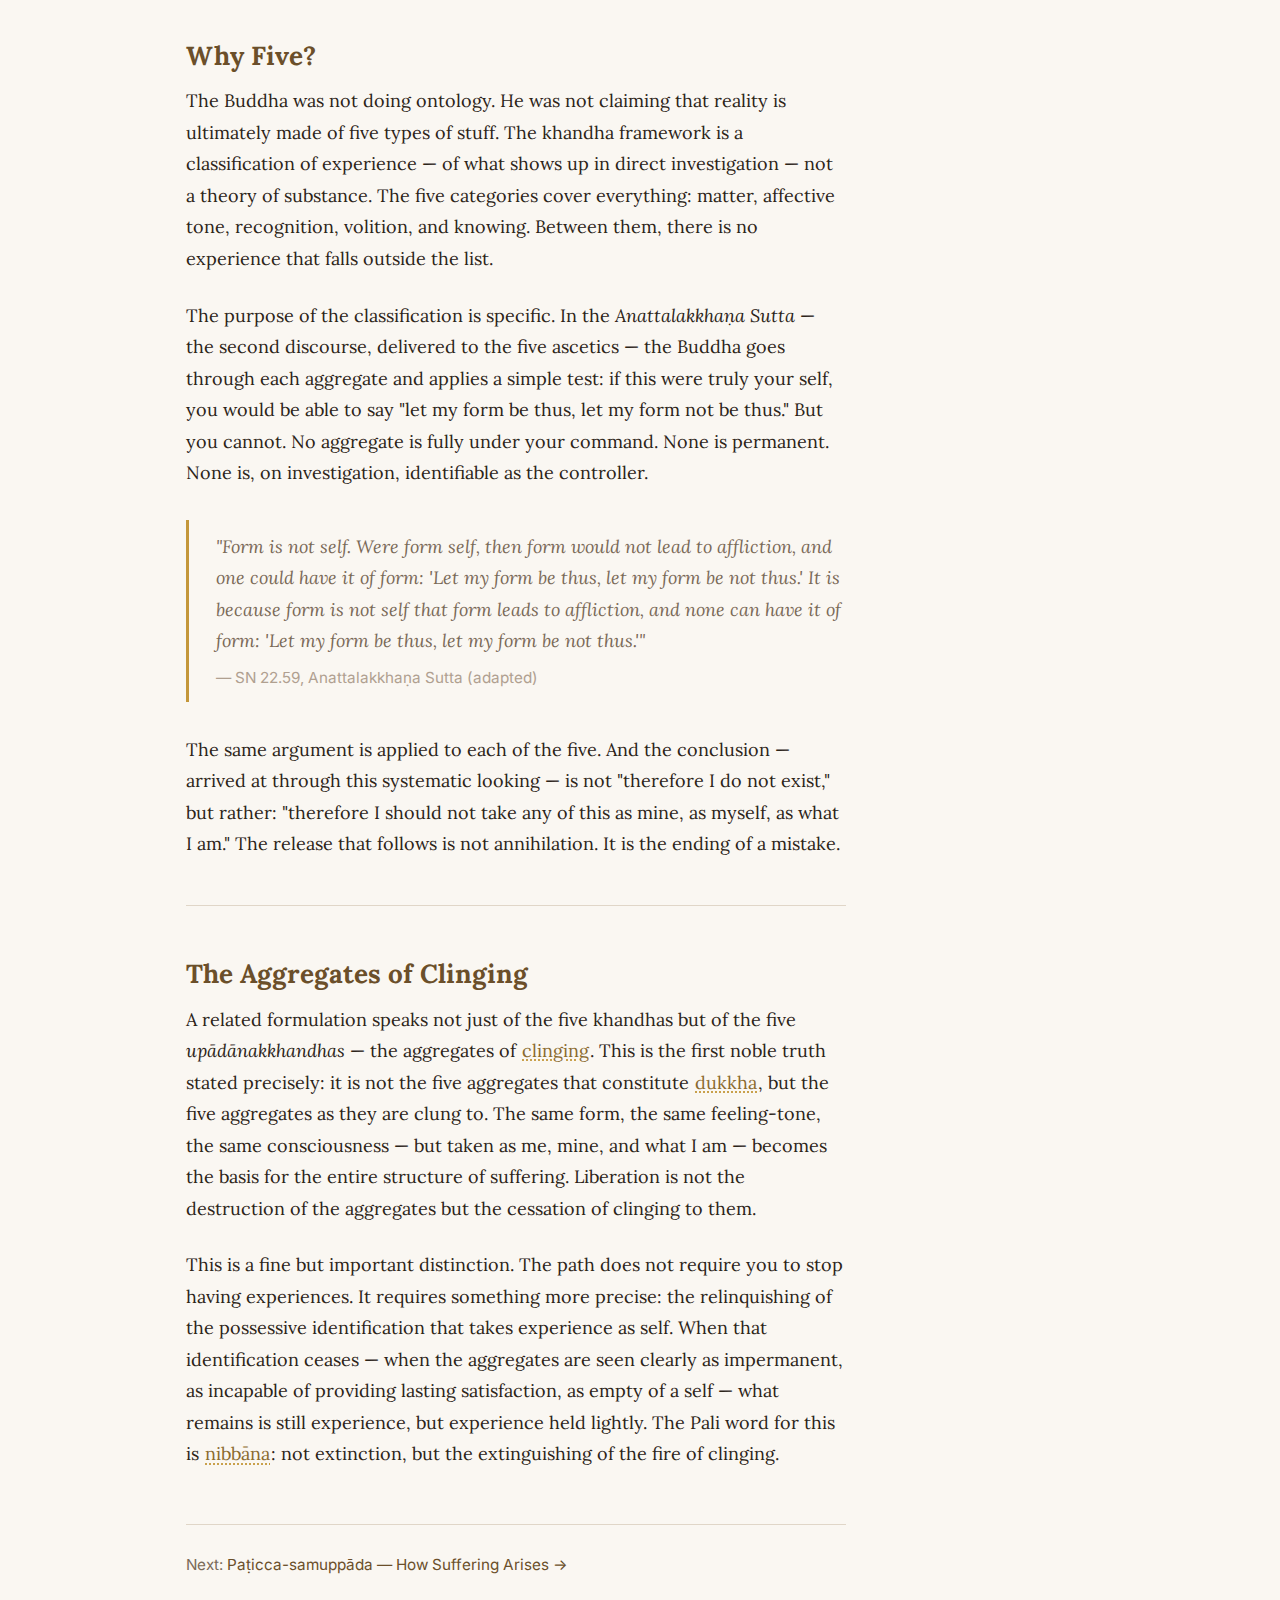
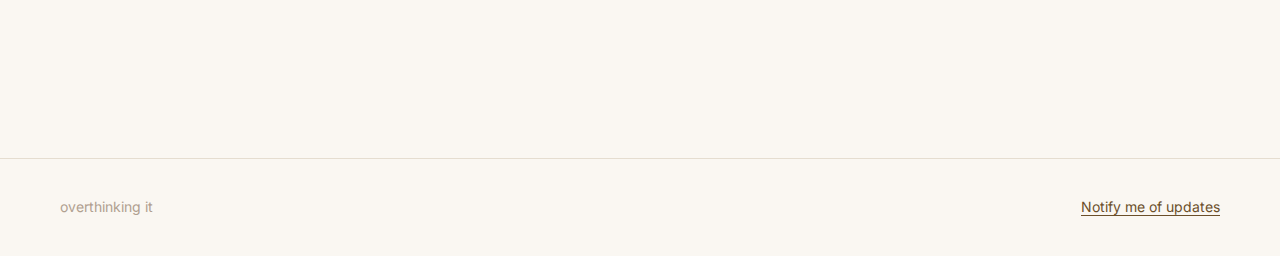
<file: concepts/khandhas.html>
<!DOCTYPE html>
<html lang="en">
<head>
  <meta charset="UTF-8">
  <meta name="viewport" content="width=device-width, initial-scale=1.0">
  <title>Khandhas — overthinking it</title>
  <meta name="description" content="The five aggregates — the Buddha's framework for investigating what we call a person.">
  <link rel="preconnect" href="https://fonts.googleapis.com">
  <link rel="preconnect" href="https://fonts.gstatic.com" crossorigin>
  <link href="https://fonts.googleapis.com/css2?family=Lora:ital,wght@0,400;0,600;0,700;1,400;1,600&family=Inter:wght@400;500;600&display=swap" rel="stylesheet">
  <link rel="stylesheet" href="../css/style.css">
<!-- MailerLite Universal -->
<script>
    (function(w,d,e,u,f,l,n){w[f]=w[f]||function(){(w[f].q=w[f].q||[])
    .push(arguments);},l=d.createElement(e),l.async=1,l.src=u,
    n=d.getElementsByTagName(e)[0],n.parentNode.insertBefore(l,n);})
    (window,document,'script','https://assets.mailerlite.com/js/universal.js','ml');
    ml('account', '2150553');
</script>
<!-- End MailerLite Universal -->
</head>
<body>

  <nav class="site-nav" aria-label="Main navigation">
    <div class="site-nav__inner">
      <a href="../index.html" class="site-nav__brand">overthinking it</a>
      <ul class="site-nav__links">
        <li><a href="../index.html">Home</a></li>
        <li><a href="../concepts/index.html" aria-current="page">Concepts</a></li>
        <li><a href="../suttas/index.html">Suttas</a></li>
        <li><a href="../thoughts/index.html">Thoughts</a></li>
      </ul>
    </div>
  </nav>

  <div class="page-grid">
    <div class="page-spacer" aria-hidden="true"></div>

    <main class="page-content">

      <header class="page-header">
        <p class="page-header__eyebrow"><a href="index.html">Concepts</a></p>
        <h1 class="page-header__title">Khandhas — What We Are Made Of</h1>
        <p class="page-header__subtitle">
          The five aggregates, and what looking closely at each one reveals about the nature of self.
        </p>
      </header>

      <figure class="page-figure">
        <img src="../images/khandhas.jpg" alt="A luminous human figure with a galaxy spiral at its centre, radiating light against a sunset sky — evoking the five aggregates that compose experience." class="page-figure__img">
      </figure>

      <article>

        <p>
          The question "what am I?" is one of the oldest and most persistent in human thought.
          The Buddha's answer was unusual: instead of offering a theory, he offered a method.
          He described five categories — five <span class="pali" data-pali="khandha" data-en="aggregate">khandhas</span> —
          and invited his listeners to look carefully at each one and ask: is this me? Is this mine?
          Is this what I am?
        </p>

        <p>
          The framework is not metaphysics. It is a tool for investigation. What you are likely to
          find, if you use it seriously, is what the Buddha found: that nowhere in these five
          categories is there anything that fulfills the criteria for a permanent, independent,
          controlling self. The teaching of
          <span class="pali" data-pali="anattā" data-en="non-self">anattā</span> is the conclusion
          that investigation tends to reach — not a doctrine to be believed before you look, but a
          finding that emerges from looking.
        </p>

        <hr>

        <h2>The Five</h2>

        <p>
          <strong>1. <span class="pali" data-pali="rūpa" data-en="form">Rūpa</span> — Form</strong>
        </p>
        <p>
          The first aggregate is the physical dimension of experience. Rūpa covers the body, the
          sense organs, and the material world those organs come into contact with. In meditation,
          rūpa is easy to find: the weight of the body, the temperature of the air, the rising and
          falling of the breath. In the inquiry into self, the question is straightforward: is the
          body me? Most people, on reflection, notice that the body is something they have, not
          something they are — it changes, ages, falls ill without being asked, and will die. Control
          over it is partial at best. The body is <span class="pali" data-pali="anicca" data-en="impermanent">anicca</span>
          in the most obvious way.
        </p>

        <p>
          <strong>2. <span class="pali" data-pali="vedanā" data-en="feeling-tone">Vedanā</span> — Feeling-tone</strong>
        </p>
        <p>
          The second aggregate is the bare hedonic quality that accompanies every moment of
          experience: pleasant, unpleasant, or neutral. Not emotion — not "I feel happy" — but
          the immediate, pre-reflective quality of each arising. Vedanā is often overlooked because
          it is so basic; we usually notice the emotions and stories that build on top of it, not
          vedanā itself. But it is a critical hinge: pleasant feeling triggers craving, unpleasant
          feeling triggers aversion, and from those reactions the whole architecture of suffering
          is constructed. Is vedanā you? It arises in response to conditions. You cannot choose
          which moments will feel pleasant or unpleasant. It too is not under your command.
        </p>

        <p>
          <strong>3. <span class="pali" data-pali="saññā" data-en="perception">Saññā</span> — Perception</strong>
        </p>
        <p>
          The third aggregate is the mind's capacity to recognise — to sort experience into
          categories, to identify a sound as a voice, a shape as a face, a sensation as hunger.
          Saññā works by matching what is present against stored templates. This is enormously
          useful, but it also means that what we perceive is always partly a construction. Two
          people can hear the same words and perceive entirely different meanings. The same
          experience, revisited in a different mood, can feel like a different experience entirely.
          Perception is a process, not a transparent window. Is saññā you? It depends on
          conditions. It changes. It can be trained, but it cannot be simply commanded to be
          otherwise.
        </p>

        <p>
          <strong>4. <span class="pali" data-pali="saṅkhāra" data-en="formations">Saṅkhārā</span> — Formations</strong>
        </p>
        <p>
          The fourth aggregate is the most complex. Saṅkhārā, in this context, covers the
          volitional formations — intention, attention, will, and the full range of mental factors
          that shape how we respond to experience. This is where kamma is made: every time the
          mind moves toward or away from something, every time it constructs a response, a
          formation arises. This is also the aggregate most associated with what we usually call
          personality — our tendencies, habits, characteristic reactions. It is not surprising that
          the sense of self attaches here most tenaciously. But saṅkhārā too are conditioned — they
          arise from previous formations, from training, from the conditions of body and
          environment — and so they too fail the test for independent selfhood.
        </p>

        <p>
          <strong>5. <span class="pali" data-pali="viññāṇa" data-en="consciousness">Viññāṇa</span> — Consciousness</strong>
        </p>
        <p>
          The fifth aggregate is awareness itself — or rather, the arising of awareness at each
          sense door. Eye-consciousness, ear-consciousness, mind-consciousness: in the Pali
          analysis, consciousness is not one unified thing but a series of arising-and-passing
          events, each dependent on a sense organ and an object coming into contact. This is perhaps
          the most counterintuitive claim in the list. Many traditions locate the self precisely
          here — in awareness, the witness, the experiencer. The Buddha's teaching is that even
          this is conditioned, dependent, and impermanent. Viññāṇa is not the unchanging observer;
          it is another momentary event in the stream.
        </p>

        <hr>

        <h2>Why Five?</h2>

        <p>
          The Buddha was not doing ontology. He was not claiming that reality is ultimately made
          of five types of stuff. The khandha framework is a classification of experience — of
          what shows up in direct investigation — not a theory of substance. The five categories
          cover everything: matter, affective tone, recognition, volition, and knowing. Between
          them, there is no experience that falls outside the list.
        </p>

        <p>
          The purpose of the classification is specific. In the
          <em>Anattalakkhaṇa Sutta</em> — the second discourse, delivered to the five ascetics —
          the Buddha goes through each aggregate and applies a simple test: if this were truly
          your self, you would be able to say "let my form be thus, let my form not be thus."
          But you cannot. No aggregate is fully under your command. None is permanent. None is,
          on investigation, identifiable as the controller.
        </p>

        <blockquote>
          "Form is not self. Were form self, then form would not lead to affliction, and one
          could have it of form: 'Let my form be thus, let my form be not thus.' It is because
          form is not self that form leads to affliction, and none can have it of form: 'Let
          my form be thus, let my form be not thus.'"
          <cite>— SN 22.59, Anattalakkhaṇa Sutta (adapted)</cite>
        </blockquote>

        <p>
          The same argument is applied to each of the five. And the conclusion — arrived at through
          this systematic looking — is not "therefore I do not exist," but rather: "therefore I
          should not take any of this as mine, as myself, as what I am." The release that follows
          is not annihilation. It is the ending of a mistake.
        </p>

        <hr>

        <h2>The Aggregates of Clinging</h2>

        <p>
          A related formulation speaks not just of the five khandhas but of the five
          <em>upādānakkhandhas</em> — the aggregates of
          <span class="pali" data-pali="upadāna" data-en="clinging">clinging</span>. This is
          the first noble truth stated precisely: it is not the five aggregates that constitute
          <span class="pali" data-pali="dukkha" data-en="suffering">dukkha</span>, but the five
          aggregates as they are clung to. The same form, the same feeling-tone, the same
          consciousness — but taken as me, mine, and what I am — becomes the basis for the entire
          structure of suffering. Liberation is not the destruction of the aggregates but the
          cessation of clinging to them.
        </p>

        <p>
          This is a fine but important distinction. The path does not require you to stop having
          experiences. It requires something more precise: the relinquishing of the possessive
          identification that takes experience as self. When that identification ceases —
          when the aggregates are seen clearly as impermanent, as incapable of providing lasting
          satisfaction, as empty of a self — what remains is still experience, but experience held
          lightly. The Pali word for this is
          <span class="pali" data-pali="nibbāna" data-en="liberation">nibbāna</span>: not
          extinction, but the extinguishing of the fire of clinging.
        </p>

      </article>

      <nav class="entry-nav" aria-label="Next concept">
        <p class="entry-nav__next">
          Next: <a href="paticca-samuppada.html">Paṭicca-samuppāda — How Suffering Arises →</a>
        </p>
      </nav>

    </main>

    <aside class="margin-notes" aria-label="Pali annotations"></aside>
  </div>

  <footer class="site-footer">
    <div class="site-footer__inner">
      <span>overthinking it</span>
      <a class="ml-onclick-form" href="javascript:void(0)" onclick="ml('show', 'Oz50p0', true)">Notify me of updates</a>
      
    </div>
  </footer>

  <script src="../js/pali.js"></script>
</body>
</html>
</file>
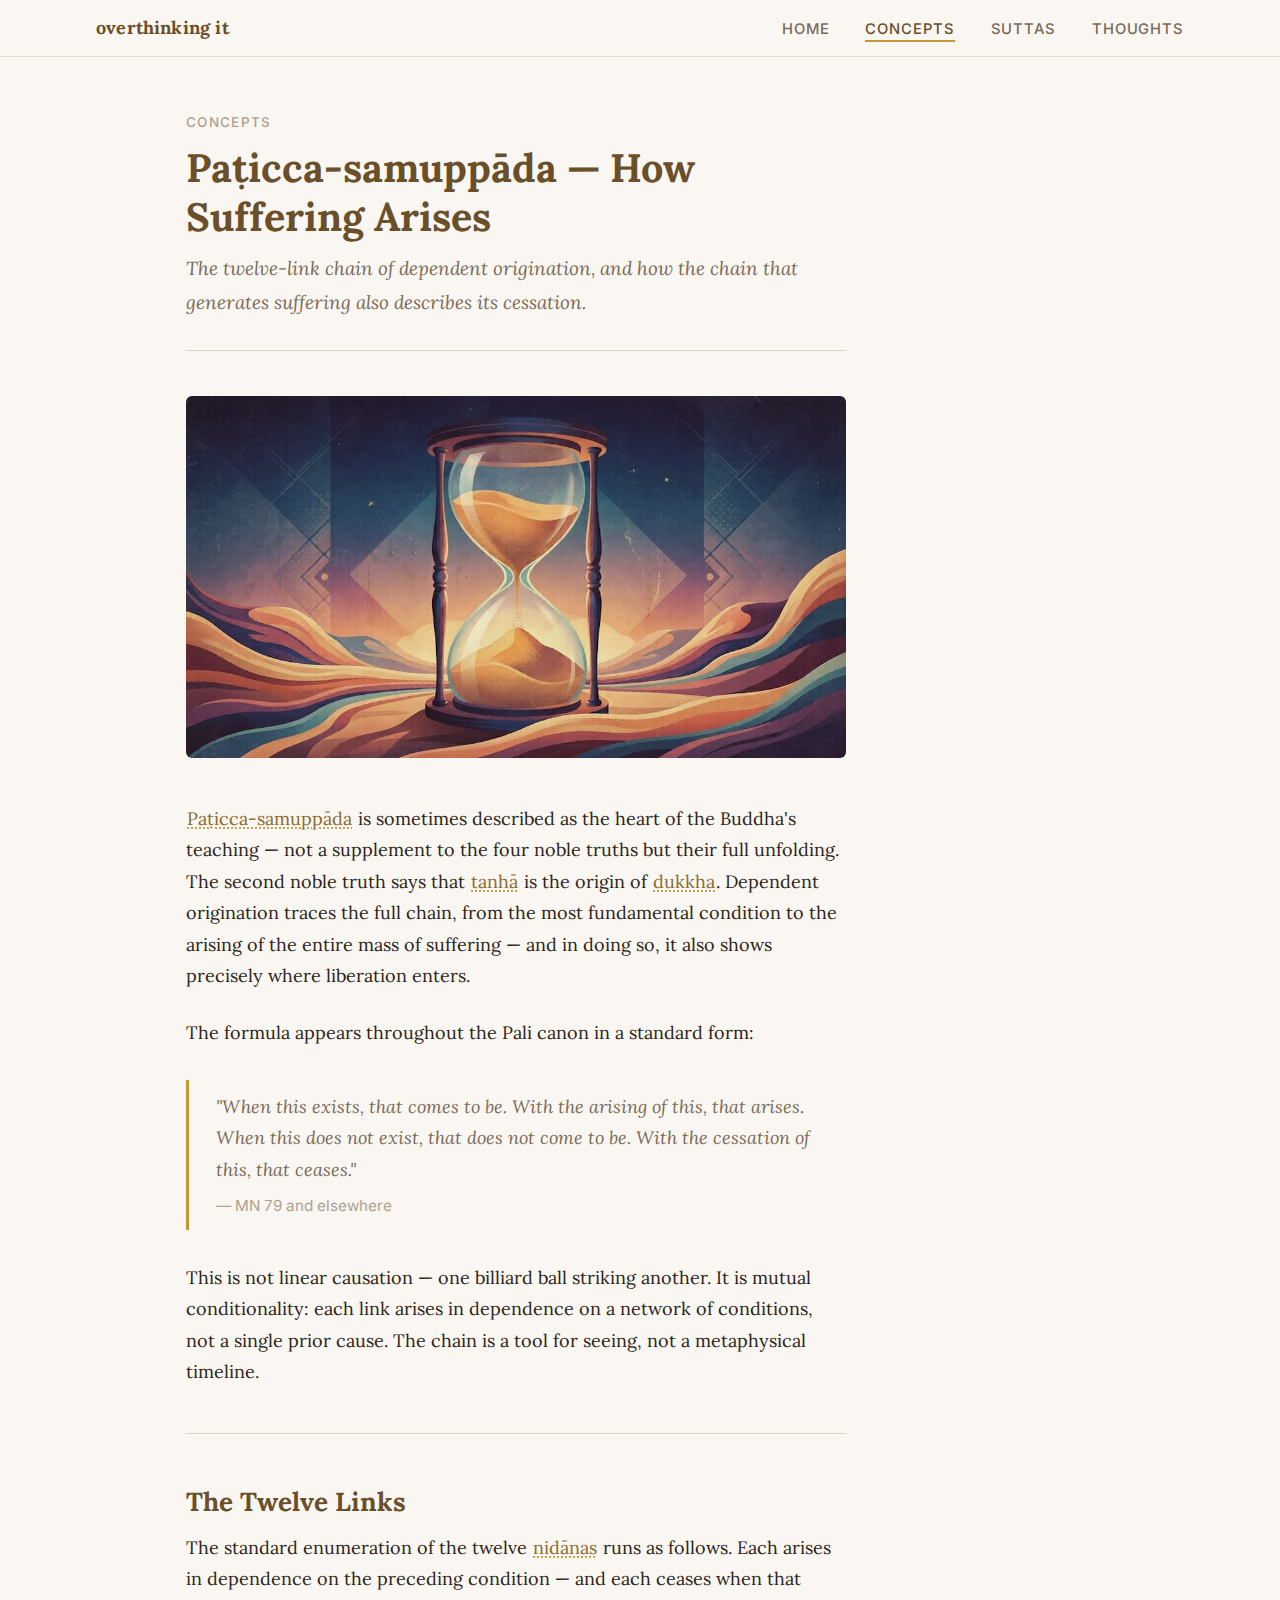
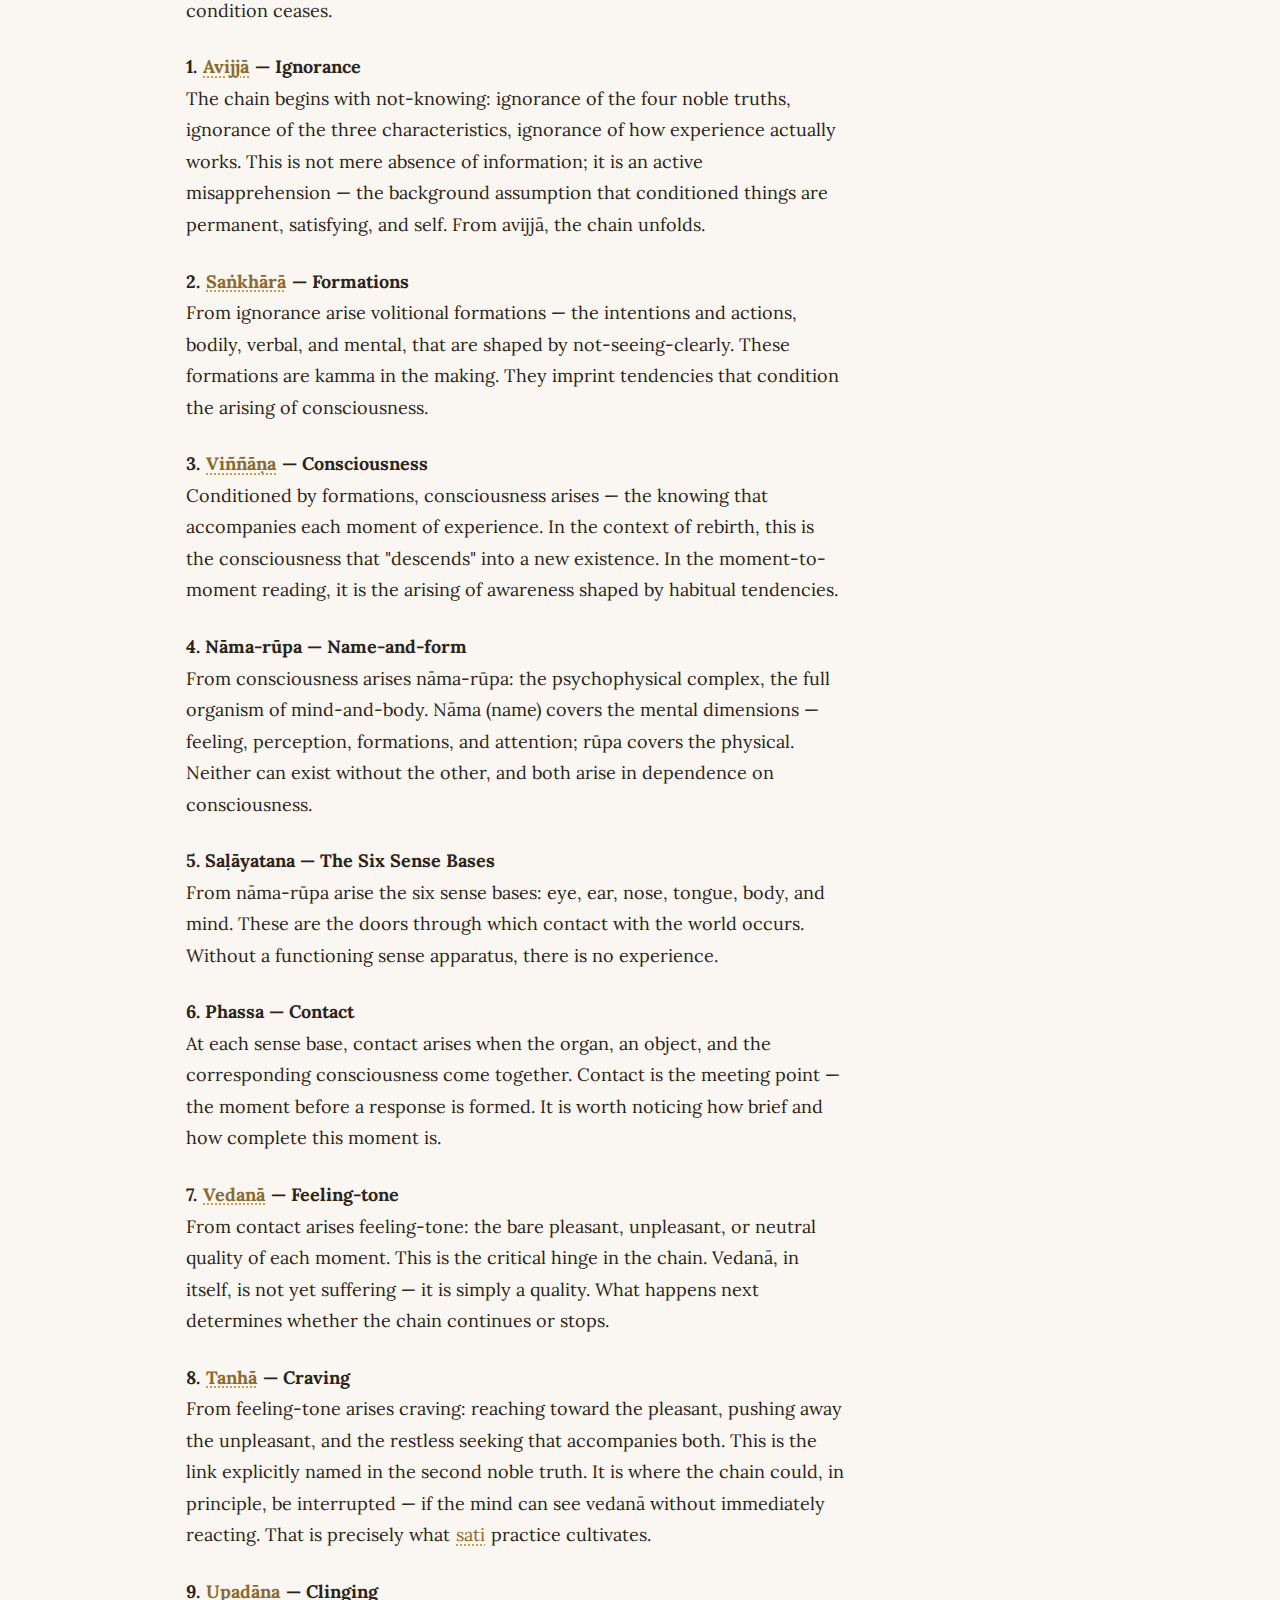
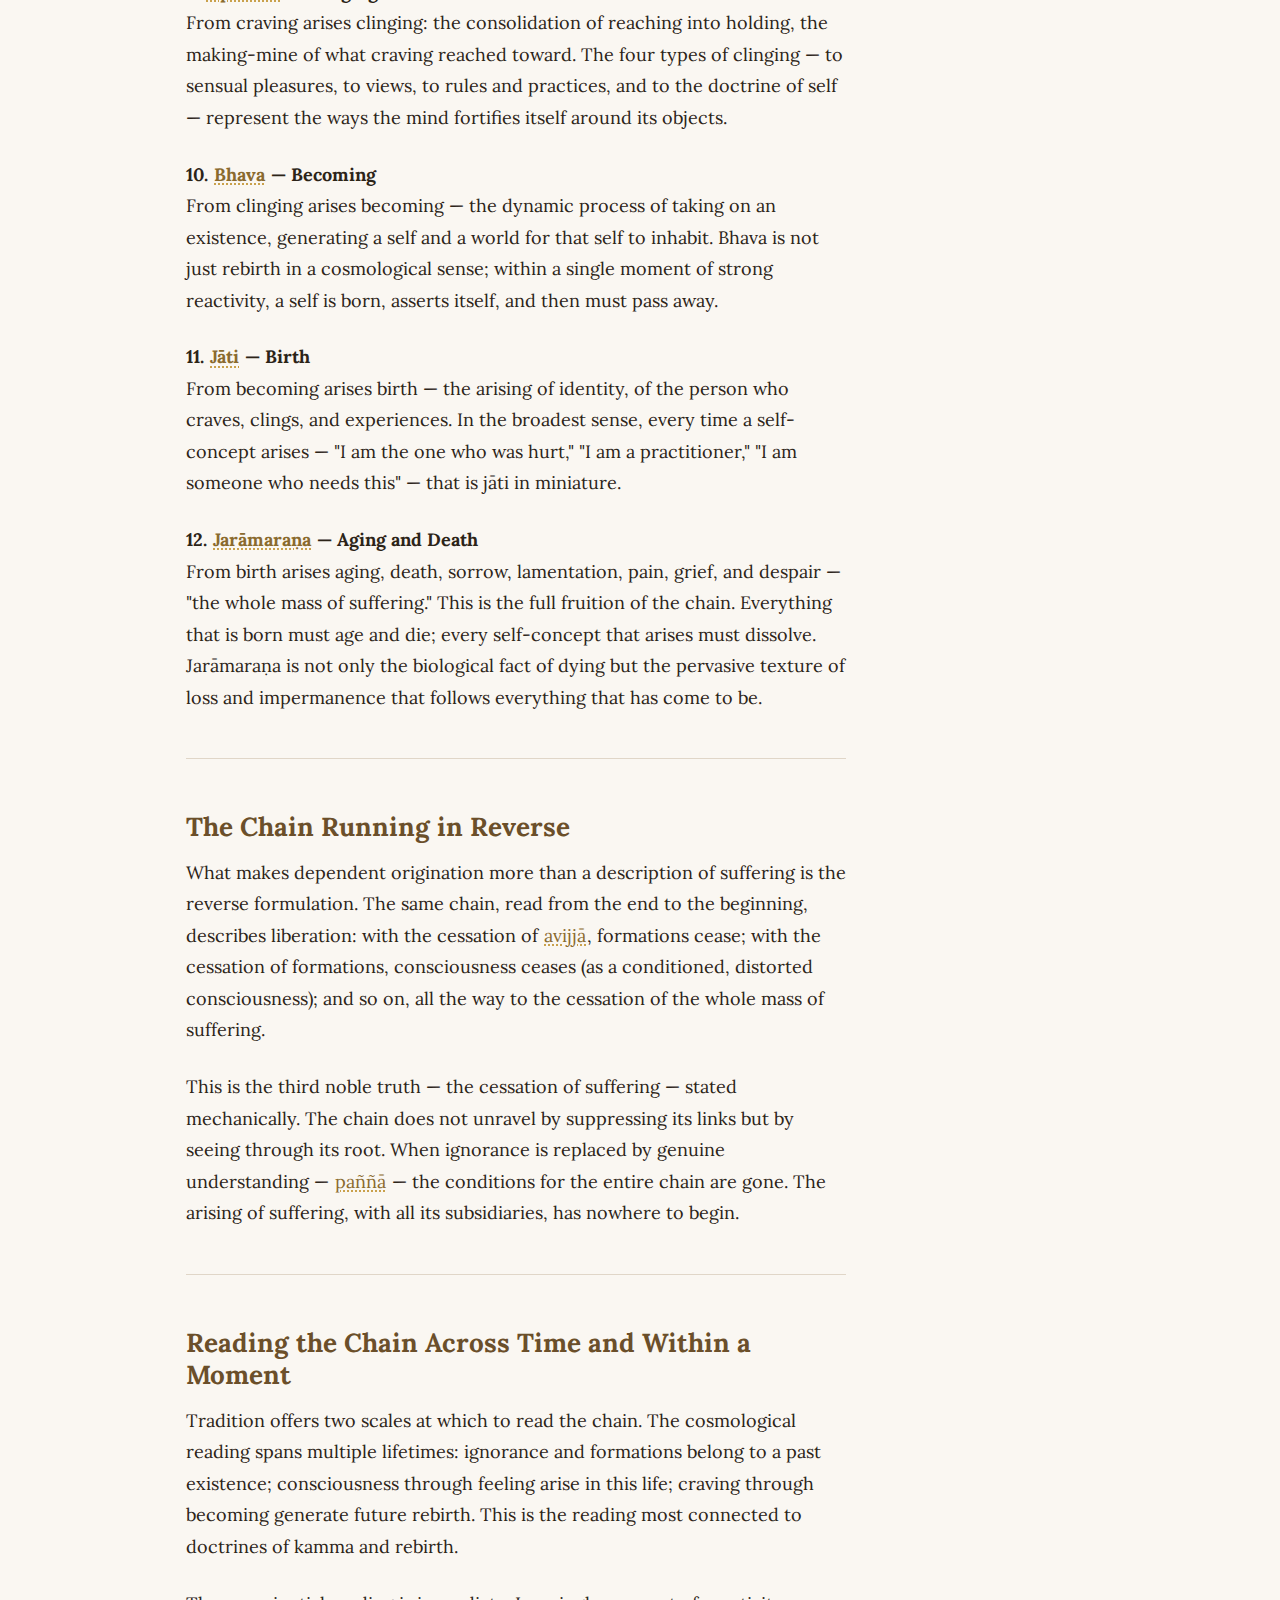
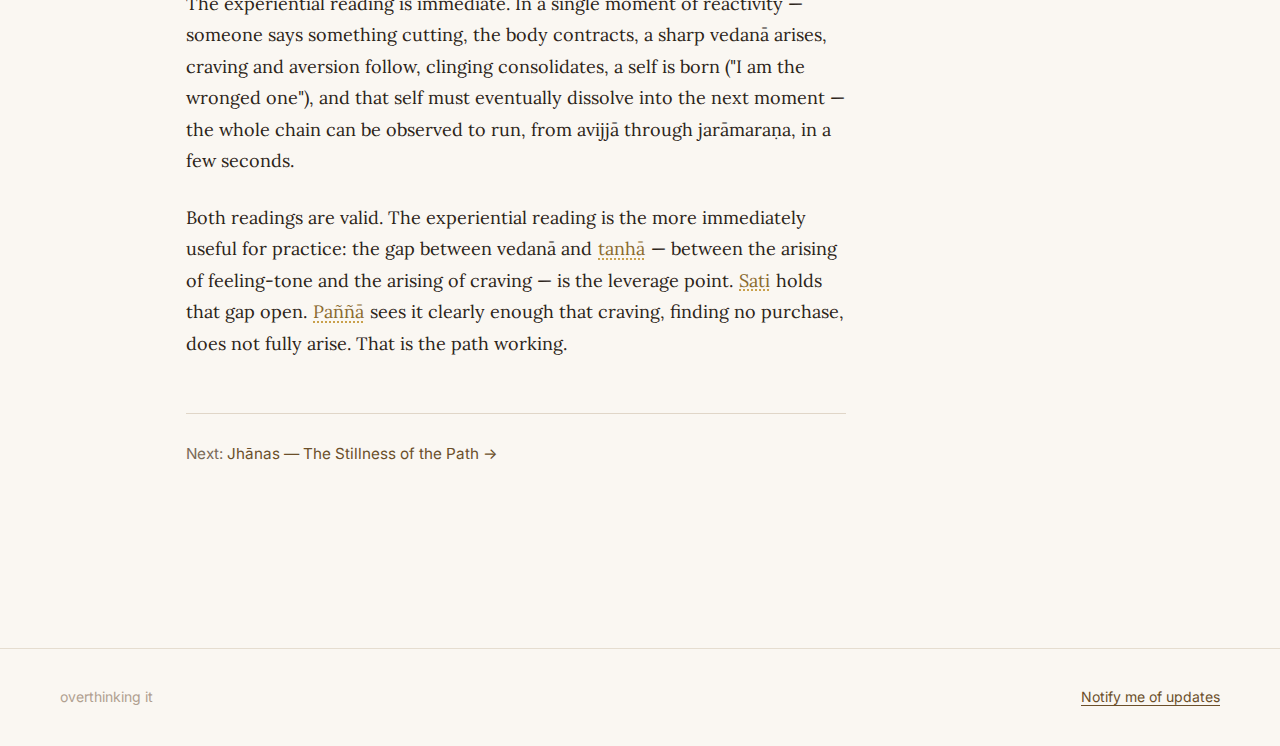
<file: concepts/paticca-samuppada.html>
<!DOCTYPE html>
<html lang="en">
<head>
  <meta charset="UTF-8">
  <meta name="viewport" content="width=device-width, initial-scale=1.0">
  <title>Paṭicca-samuppāda — overthinking it</title>
  <meta name="description" content="Dependent origination — the twelve-link chain showing how suffering arises and how it ceases.">
  <link rel="preconnect" href="https://fonts.googleapis.com">
  <link rel="preconnect" href="https://fonts.gstatic.com" crossorigin>
  <link href="https://fonts.googleapis.com/css2?family=Lora:ital,wght@0,400;0,600;0,700;1,400;1,600&family=Inter:wght@400;500;600&display=swap" rel="stylesheet">
  <link rel="stylesheet" href="../css/style.css">
<!-- MailerLite Universal -->
<script>
    (function(w,d,e,u,f,l,n){w[f]=w[f]||function(){(w[f].q=w[f].q||[])
    .push(arguments);},l=d.createElement(e),l.async=1,l.src=u,
    n=d.getElementsByTagName(e)[0],n.parentNode.insertBefore(l,n);})
    (window,document,'script','https://assets.mailerlite.com/js/universal.js','ml');
    ml('account', '2150553');
</script>
<!-- End MailerLite Universal -->
</head>
<body>

  <nav class="site-nav" aria-label="Main navigation">
    <div class="site-nav__inner">
      <a href="../index.html" class="site-nav__brand">overthinking it</a>
      <ul class="site-nav__links">
        <li><a href="../index.html">Home</a></li>
        <li><a href="../concepts/index.html" aria-current="page">Concepts</a></li>
        <li><a href="../suttas/index.html">Suttas</a></li>
        <li><a href="../thoughts/index.html">Thoughts</a></li>
      </ul>
    </div>
  </nav>

  <div class="page-grid">
    <div class="page-spacer" aria-hidden="true"></div>

    <main class="page-content">

      <header class="page-header">
        <p class="page-header__eyebrow"><a href="index.html">Concepts</a></p>
        <h1 class="page-header__title">Paṭicca-samuppāda — How Suffering Arises</h1>
        <p class="page-header__subtitle">
          The twelve-link chain of dependent origination, and how the chain that generates
          suffering also describes its cessation.
        </p>
      </header>

      <figure class="page-figure">
        <img src="../images/suffering.jpg" alt="An hourglass glowing with golden sand against a surreal desert landscape of layered flowing dunes — evoking the relentless passage of conditioned time at the heart of dependent origination." class="page-figure__img">
      </figure>

      <article>

        <p>
          <span class="pali" data-pali="paṭicca-samuppāda" data-en="dependent origination">Paṭicca-samuppāda</span>
          is sometimes described as the heart of the Buddha's teaching — not a supplement to the
          four noble truths but their full unfolding. The second noble truth says that
          <span class="pali" data-pali="tanhā" data-en="craving">tanhā</span> is the origin of
          <span class="pali" data-pali="dukkha" data-en="suffering">dukkha</span>. Dependent
          origination traces the full chain, from the most fundamental condition to the arising
          of the entire mass of suffering — and in doing so, it also shows precisely where
          liberation enters.
        </p>

        <p>
          The formula appears throughout the Pali canon in a standard form:
        </p>

        <blockquote>
          "When this exists, that comes to be. With the arising of this, that arises.
          When this does not exist, that does not come to be. With the cessation of this,
          that ceases."
          <cite>— MN 79 and elsewhere</cite>
        </blockquote>

        <p>
          This is not linear causation — one billiard ball striking another. It is mutual
          conditionality: each link arises in dependence on a network of conditions, not a
          single prior cause. The chain is a tool for seeing, not a metaphysical timeline.
        </p>

        <hr>

        <h2>The Twelve Links</h2>

        <p>
          The standard enumeration of the twelve
          <span class="pali" data-pali="nidāna" data-en="link">nidānas</span> runs as follows.
          Each arises in dependence on the preceding condition — and each ceases when that
          condition ceases.
        </p>

        <p>
          <strong>1. <span class="pali" data-pali="avijjā" data-en="ignorance">Avijjā</span> — Ignorance</strong><br>
          The chain begins with not-knowing: ignorance of the four noble truths, ignorance of the
          three characteristics, ignorance of how experience actually works. This is not mere
          absence of information; it is an active misapprehension — the background assumption
          that conditioned things are permanent, satisfying, and self. From avijjā, the chain unfolds.
        </p>

        <p>
          <strong>2. <span class="pali" data-pali="saṅkhāra" data-en="formations">Saṅkhārā</span> — Formations</strong><br>
          From ignorance arise volitional formations — the intentions and actions, bodily, verbal,
          and mental, that are shaped by not-seeing-clearly. These formations are kamma in the
          making. They imprint tendencies that condition the arising of consciousness.
        </p>

        <p>
          <strong>3. <span class="pali" data-pali="viññāṇa" data-en="consciousness">Viññāṇa</span> — Consciousness</strong><br>
          Conditioned by formations, consciousness arises — the knowing that accompanies each
          moment of experience. In the context of rebirth, this is the consciousness that
          "descends" into a new existence. In the moment-to-moment reading, it is the arising
          of awareness shaped by habitual tendencies.
        </p>

        <p>
          <strong>4. Nāma-rūpa — Name-and-form</strong><br>
          From consciousness arises nāma-rūpa: the psychophysical complex, the full organism
          of mind-and-body. Nāma (name) covers the mental dimensions — feeling, perception,
          formations, and attention; rūpa covers the physical. Neither can exist without the other,
          and both arise in dependence on consciousness.
        </p>

        <p>
          <strong>5. Saḷāyatana — The Six Sense Bases</strong><br>
          From nāma-rūpa arise the six sense bases: eye, ear, nose, tongue, body, and mind.
          These are the doors through which contact with the world occurs. Without a functioning
          sense apparatus, there is no experience.
        </p>

        <p>
          <strong>6. Phassa — Contact</strong><br>
          At each sense base, contact arises when the organ, an object, and the corresponding
          consciousness come together. Contact is the meeting point — the moment before a response
          is formed. It is worth noticing how brief and how complete this moment is.
        </p>

        <p>
          <strong>7. <span class="pali" data-pali="vedanā" data-en="feeling-tone">Vedanā</span> — Feeling-tone</strong><br>
          From contact arises feeling-tone: the bare pleasant, unpleasant, or neutral quality of
          each moment. This is the critical hinge in the chain. Vedanā, in itself, is not yet
          suffering — it is simply a quality. What happens next determines whether the chain
          continues or stops.
        </p>

        <p>
          <strong>8. <span class="pali" data-pali="tanhā" data-en="craving">Tanhā</span> — Craving</strong><br>
          From feeling-tone arises craving: reaching toward the pleasant, pushing away the
          unpleasant, and the restless seeking that accompanies both. This is the link explicitly
          named in the second noble truth. It is where the chain could, in principle, be interrupted —
          if the mind can see vedanā without immediately reacting. That is precisely what
          <span class="pali" data-pali="sati" data-en="mindfulness">sati</span> practice cultivates.
        </p>

        <p>
          <strong>9. <span class="pali" data-pali="upadāna" data-en="clinging">Upadāna</span> — Clinging</strong><br>
          From craving arises clinging: the consolidation of reaching into holding, the
          making-mine of what craving reached toward. The four types of clinging — to sensual
          pleasures, to views, to rules and practices, and to the doctrine of self — represent
          the ways the mind fortifies itself around its objects.
        </p>

        <p>
          <strong>10. <span class="pali" data-pali="bhava" data-en="becoming">Bhava</span> — Becoming</strong><br>
          From clinging arises becoming — the dynamic process of taking on an existence, generating
          a self and a world for that self to inhabit. Bhava is not just rebirth in a cosmological
          sense; within a single moment of strong reactivity, a self is born, asserts itself, and
          then must pass away.
        </p>

        <p>
          <strong>11. <span class="pali" data-pali="jāti" data-en="birth">Jāti</span> — Birth</strong><br>
          From becoming arises birth — the arising of identity, of the person who craves, clings,
          and experiences. In the broadest sense, every time a self-concept arises — "I am the one
          who was hurt," "I am a practitioner," "I am someone who needs this" — that is jāti
          in miniature.
        </p>

        <p>
          <strong>12. <span class="pali" data-pali="jarāmaraṇa" data-en="aging and death">Jarāmaraṇa</span> — Aging and Death</strong><br>
          From birth arises aging, death, sorrow, lamentation, pain, grief, and despair —
          "the whole mass of suffering." This is the full fruition of the chain. Everything that
          is born must age and die; every self-concept that arises must dissolve. Jarāmaraṇa
          is not only the biological fact of dying but the pervasive texture of loss and
          impermanence that follows everything that has come to be.
        </p>

        <hr>

        <h2>The Chain Running in Reverse</h2>

        <p>
          What makes dependent origination more than a description of suffering is the reverse
          formulation. The same chain, read from the end to the beginning, describes liberation:
          with the cessation of <span class="pali" data-pali="avijjā" data-en="ignorance">avijjā</span>,
          formations cease; with the cessation of formations, consciousness ceases (as a
          conditioned, distorted consciousness); and so on, all the way to the cessation of the
          whole mass of suffering.
        </p>

        <p>
          This is the third noble truth — the cessation of suffering — stated mechanically. The
          chain does not unravel by suppressing its links but by seeing through its root. When
          ignorance is replaced by genuine understanding —
          <span class="pali" data-pali="paññā" data-en="wisdom">paññā</span> — the conditions
          for the entire chain are gone. The arising of suffering, with all its subsidiaries,
          has nowhere to begin.
        </p>

        <hr>

        <h2>Reading the Chain Across Time and Within a Moment</h2>

        <p>
          Tradition offers two scales at which to read the chain. The cosmological reading
          spans multiple lifetimes: ignorance and formations belong to a past existence;
          consciousness through feeling arise in this life; craving through becoming generate
          future rebirth. This is the reading most connected to doctrines of kamma and rebirth.
        </p>

        <p>
          The experiential reading is immediate. In a single moment of reactivity — someone
          says something cutting, the body contracts, a sharp vedanā arises, craving and aversion
          follow, clinging consolidates, a self is born ("I am the wronged one"), and that self
          must eventually dissolve into the next moment — the whole chain can be observed to
          run, from avijjā through jarāmaraṇa, in a few seconds.
        </p>

        <p>
          Both readings are valid. The experiential reading is the more immediately useful for
          practice: the gap between vedanā and
          <span class="pali" data-pali="tanhā" data-en="craving">tanhā</span> — between
          the arising of feeling-tone and the arising of craving — is the leverage point.
          <span class="pali" data-pali="sati" data-en="mindfulness">Sati</span> holds that gap
          open. <span class="pali" data-pali="paññā" data-en="wisdom">Paññā</span> sees it
          clearly enough that craving, finding no purchase, does not fully arise. That is the
          path working.
        </p>

      </article>

      <nav class="entry-nav" aria-label="Concept navigation">
        <p class="entry-nav__next">
          Next: <a href="jhanas.html">Jhānas — The Stillness of the Path →</a>
        </p>
      </nav>

    </main>

    <aside class="margin-notes" aria-label="Pali annotations"></aside>
  </div>

  <footer class="site-footer">
    <div class="site-footer__inner">
      <span>overthinking it</span>
      <a class="ml-onclick-form" href="javascript:void(0)" onclick="ml('show', 'Oz50p0', true)">Notify me of updates</a>
      
    </div>
  </footer>

  <script src="../js/pali.js"></script>
</body>
</html>
</file>
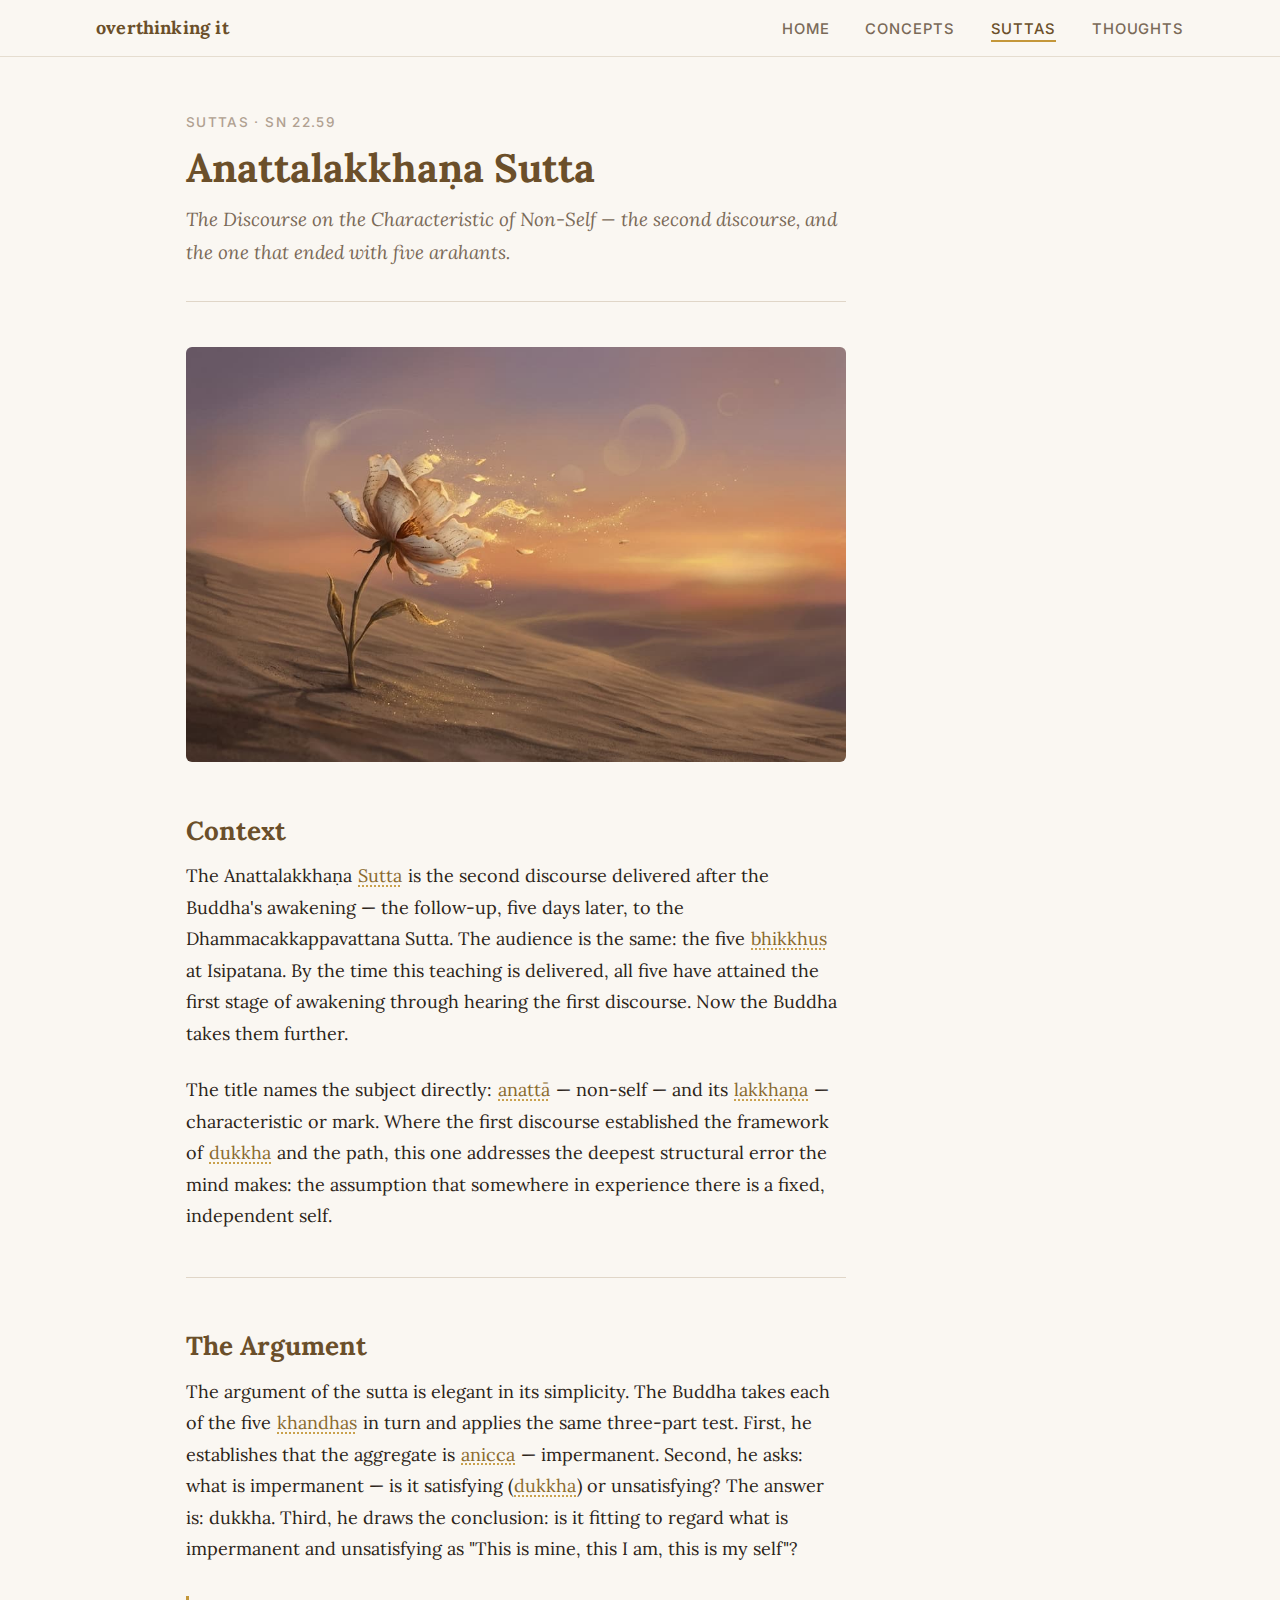
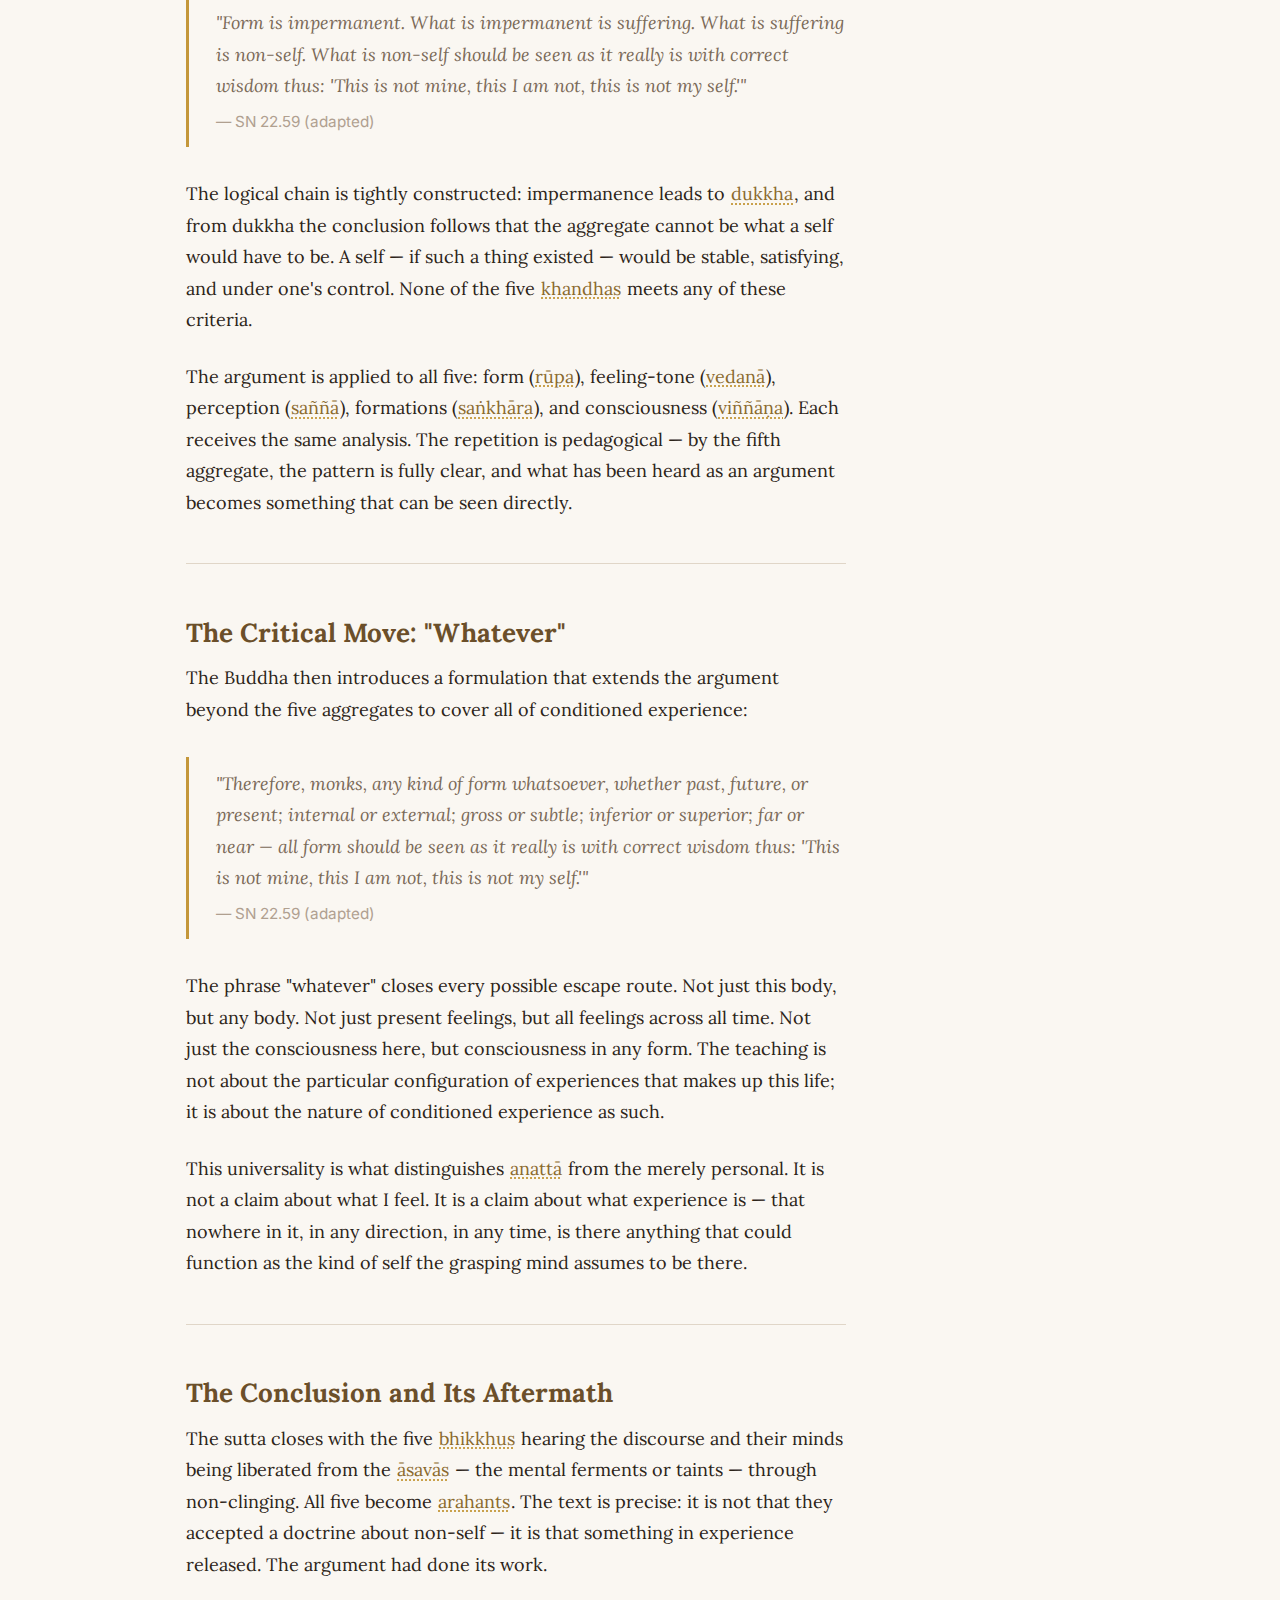
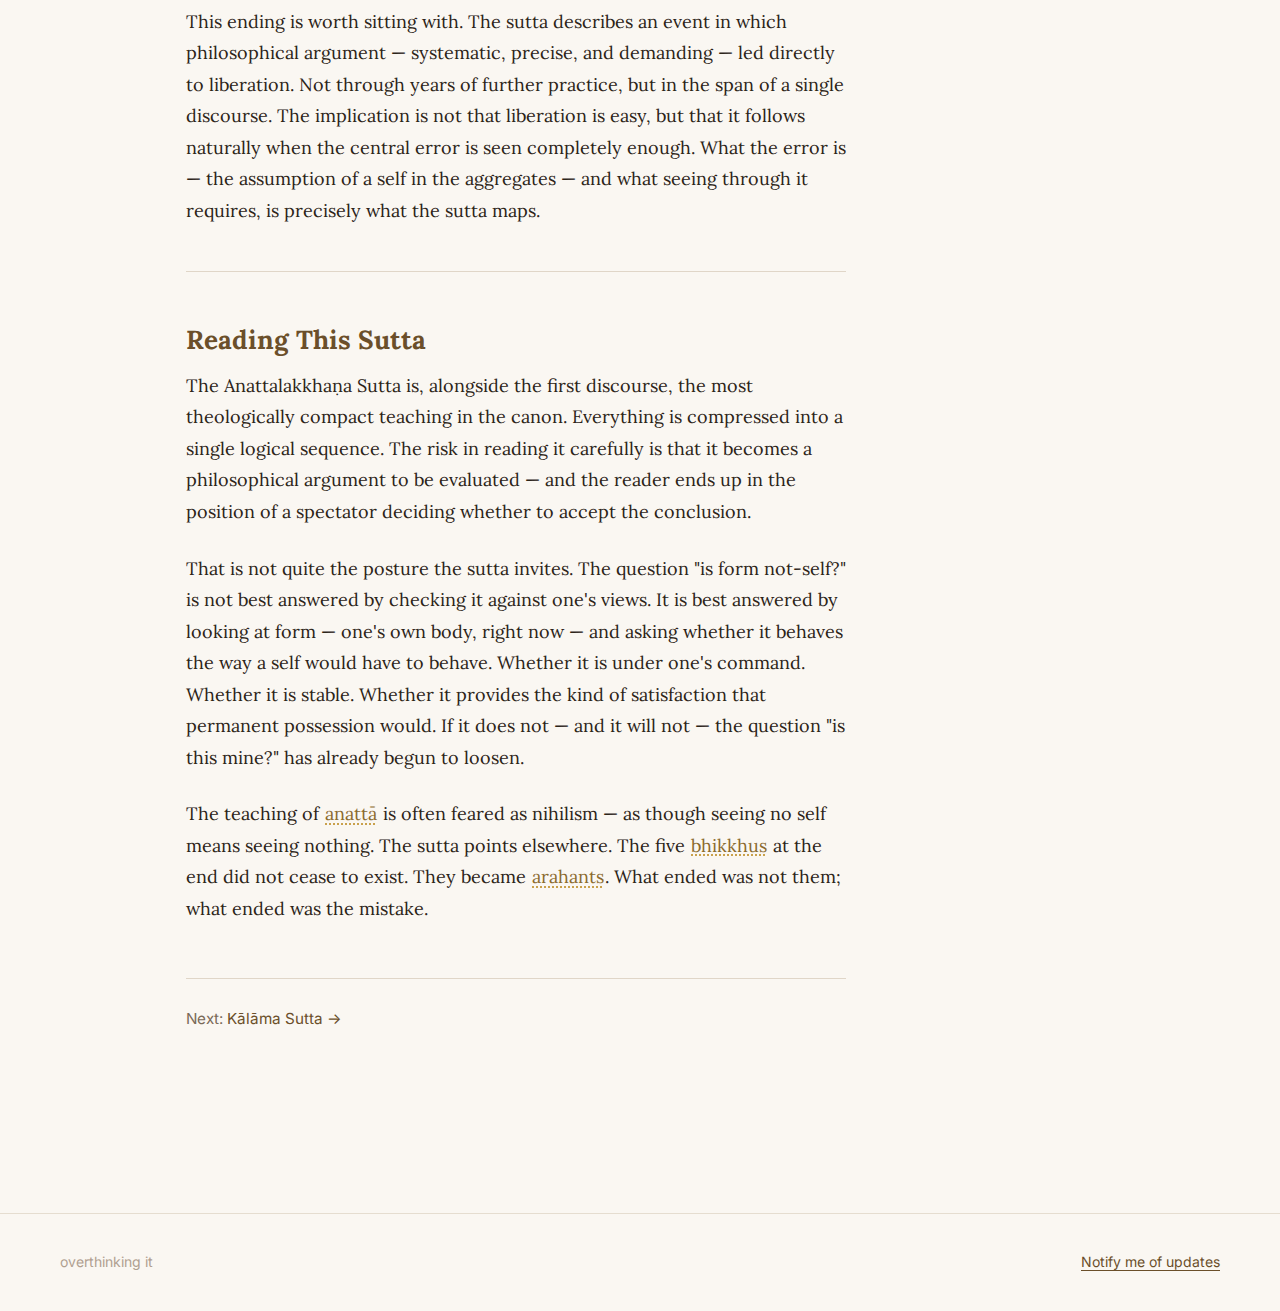
<file: suttas/anattalakkhana.html>
<!DOCTYPE html>
<html lang="en">
<head>
  <meta charset="UTF-8">
  <meta name="viewport" content="width=device-width, initial-scale=1.0">
  <title>Anattalakkhaṇa Sutta — overthinking it</title>
  <meta name="description" content="The Discourse on the Characteristic of Non-Self — the second discourse, applying the anattā argument to each of the five aggregates.">
  <link rel="preconnect" href="https://fonts.googleapis.com">
  <link rel="preconnect" href="https://fonts.gstatic.com" crossorigin>
  <link href="https://fonts.googleapis.com/css2?family=Lora:ital,wght@0,400;0,600;0,700;1,400;1,600&family=Inter:wght@400;500;600&display=swap" rel="stylesheet">
  <link rel="stylesheet" href="../css/style.css">
<!-- MailerLite Universal -->
<script>
    (function(w,d,e,u,f,l,n){w[f]=w[f]||function(){(w[f].q=w[f].q||[])
    .push(arguments);},l=d.createElement(e),l.async=1,l.src=u,
    n=d.getElementsByTagName(e)[0],n.parentNode.insertBefore(l,n);})
    (window,document,'script','https://assets.mailerlite.com/js/universal.js','ml');
    ml('account', '2150553');
</script>
<!-- End MailerLite Universal -->
</head>
<body>

  <nav class="site-nav" aria-label="Main navigation">
    <div class="site-nav__inner">
      <a href="../index.html" class="site-nav__brand">overthinking it</a>
      <ul class="site-nav__links">
        <li><a href="../index.html">Home</a></li>
        <li><a href="../concepts/index.html">Concepts</a></li>
        <li><a href="../suttas/index.html" aria-current="page">Suttas</a></li>
        <li><a href="../thoughts/index.html">Thoughts</a></li>
      </ul>
    </div>
  </nav>

  <div class="page-grid">
    <div class="page-spacer" aria-hidden="true"></div>

    <main class="page-content">

      <header class="page-header">
        <p class="page-header__eyebrow"><a href="index.html">Suttas</a> · SN 22.59</p>
        <h1 class="page-header__title">Anattalakkhaṇa Sutta</h1>
        <p class="page-header__subtitle">
          The Discourse on the Characteristic of Non-Self — the second discourse, and the
          one that ended with five arahants.
        </p>
      </header>

      <figure class="page-figure">
        <img src="../images/impermanence.jpg" alt="A white flower dissolving into golden sparks and embers as it stands alone on a desert dune at sunset — evoking the characteristic of non-self and the impermanence at the heart of the Anattalakkhaṇa Sutta." class="page-figure__img">
      </figure>

      <article>

        <h2>Context</h2>

        <p>
          The Anattalakkhaṇa
          <span class="pali" data-pali="sutta" data-en="discourse">Sutta</span> is the
          second discourse delivered after the Buddha's awakening — the follow-up, five days
          later, to the Dhammacakkappavattana Sutta. The audience is the same: the five
          <span class="pali" data-pali="bhikkhu" data-en="monks">bhikkhus</span> at Isipatana.
          By the time this teaching is delivered, all five have attained the first stage of
          awakening through hearing the first discourse. Now the Buddha takes them further.
        </p>

        <p>
          The title names the subject directly:
          <span class="pali" data-pali="anattā" data-en="non-self">anattā</span> — non-self —
          and its <span class="pali" data-pali="lakkhaṇa" data-en="characteristic">lakkhaṇa</span> —
          characteristic or mark. Where the first discourse established the framework of
          <span class="pali" data-pali="dukkha" data-en="suffering">dukkha</span> and the path,
          this one addresses the deepest structural error the mind makes: the assumption that
          somewhere in experience there is a fixed, independent self.
        </p>

        <hr>

        <h2>The Argument</h2>

        <p>
          The argument of the sutta is elegant in its simplicity. The Buddha takes each of
          the five <span class="pali" data-pali="khandha" data-en="aggregates">khandhas</span>
          in turn and applies the same three-part test. First, he establishes that the
          aggregate is
          <span class="pali" data-pali="anicca" data-en="impermanent">anicca</span> —
          impermanent. Second, he asks: what is impermanent — is it satisfying
          (<span class="pali" data-pali="dukkha" data-en="unsatisfactory">dukkha</span>)
          or unsatisfying? The answer is: dukkha. Third, he draws the conclusion:
          is it fitting to regard what is impermanent and unsatisfying as "This is mine,
          this I am, this is my self"?
        </p>

        <blockquote>
          "Form is impermanent. What is impermanent is suffering. What is suffering is
          non-self. What is non-self should be seen as it really is with correct wisdom
          thus: 'This is not mine, this I am not, this is not my self.'"
          <cite>— SN 22.59 (adapted)</cite>
        </blockquote>

        <p>
          The logical chain is tightly constructed: impermanence leads to
          <span class="pali" data-pali="dukkha" data-en="unsatisfactoriness">dukkha</span>,
          and from dukkha the conclusion follows that the aggregate cannot be what a self
          would have to be. A self — if such a thing existed — would be stable, satisfying,
          and under one's control. None of the five
          <span class="pali" data-pali="khandha" data-en="aggregates">khandhas</span> meets
          any of these criteria.
        </p>

        <p>
          The argument is applied to all five: form
          (<span class="pali" data-pali="rūpa" data-en="form">rūpa</span>),
          feeling-tone (<span class="pali" data-pali="vedanā" data-en="feeling-tone">vedanā</span>),
          perception (<span class="pali" data-pali="saññā" data-en="perception">saññā</span>),
          formations (<span class="pali" data-pali="saṅkhāra" data-en="formations">saṅkhāra</span>),
          and consciousness (<span class="pali" data-pali="viññāṇa" data-en="consciousness">viññāṇa</span>).
          Each receives the same analysis. The repetition is pedagogical — by the fifth
          aggregate, the pattern is fully clear, and what has been heard as an argument
          becomes something that can be seen directly.
        </p>

        <hr>

        <h2>The Critical Move: "Whatever"</h2>

        <p>
          The Buddha then introduces a formulation that extends the argument beyond the
          five aggregates to cover all of conditioned experience:
        </p>

        <blockquote>
          "Therefore, monks, any kind of form whatsoever, whether past, future, or
          present; internal or external; gross or subtle; inferior or superior; far or
          near — all form should be seen as it really is with correct wisdom thus: 'This
          is not mine, this I am not, this is not my self.'"
          <cite>— SN 22.59 (adapted)</cite>
        </blockquote>

        <p>
          The phrase "whatever" closes every possible escape route. Not just this body,
          but any body. Not just present feelings, but all feelings across all time.
          Not just the consciousness here, but consciousness in any form. The teaching
          is not about the particular configuration of experiences that makes up this life;
          it is about the nature of conditioned experience as such.
        </p>

        <p>
          This universality is what distinguishes <span class="pali" data-pali="anattā" data-en="non-self">anattā</span>
          from the merely personal. It is not a claim about what I feel. It is a claim about
          what experience is — that nowhere in it, in any direction, in any time, is there
          anything that could function as the kind of self the grasping mind assumes to be there.
        </p>

        <hr>

        <h2>The Conclusion and Its Aftermath</h2>

        <p>
          The sutta closes with the five
          <span class="pali" data-pali="bhikkhu" data-en="monks">bhikkhus</span> hearing
          the discourse and their minds being liberated from the
          <span class="pali" data-pali="āsavā" data-en="ferments">āsavās</span> — the mental
          ferments or taints — through non-clinging. All five become
          <span class="pali" data-pali="arahant" data-en="fully awakened ones">arahants</span>.
          The text is precise: it is not that they accepted a doctrine about non-self —
          it is that something in experience released. The argument had done its work.
        </p>

        <p>
          This ending is worth sitting with. The sutta describes an event in which philosophical
          argument — systematic, precise, and demanding — led directly to liberation. Not through
          years of further practice, but in the span of a single discourse. The implication is
          not that liberation is easy, but that it follows naturally when the central error is
          seen completely enough. What the error is — the assumption of a self in the aggregates —
          and what seeing through it requires, is precisely what the sutta maps.
        </p>

        <hr>

        <h2>Reading This Sutta</h2>

        <p>
          The Anattalakkhaṇa Sutta is, alongside the first discourse, the most theologically
          compact teaching in the canon. Everything is compressed into a single logical sequence.
          The risk in reading it carefully is that it becomes a philosophical argument to be
          evaluated — and the reader ends up in the position of a spectator deciding whether
          to accept the conclusion.
        </p>

        <p>
          That is not quite the posture the sutta invites. The question "is form not-self?"
          is not best answered by checking it against one's views. It is best answered by
          looking at form — one's own body, right now — and asking whether it behaves the
          way a self would have to behave. Whether it is under one's command. Whether it is
          stable. Whether it provides the kind of satisfaction that permanent possession
          would. If it does not — and it will not — the question "is this mine?" has already
          begun to loosen.
        </p>

        <p>
          The teaching of
          <span class="pali" data-pali="anattā" data-en="non-self">anattā</span> is often
          feared as nihilism — as though seeing no self means seeing nothing. The sutta
          points elsewhere. The five
          <span class="pali" data-pali="bhikkhu" data-en="monks">bhikkhus</span> at the end
          did not cease to exist. They became <span class="pali" data-pali="arahant" data-en="fully awakened">arahants</span>.
          What ended was not them; what ended was the mistake.
        </p>

      </article>

      <nav class="entry-nav" aria-label="Sutta navigation">
        <p class="entry-nav__next">
          Next: <a href="kalama.html">Kālāma Sutta →</a>
        </p>
      </nav>

    </main>

    <aside class="margin-notes" aria-label="Pali annotations"></aside>
  </div>

  <footer class="site-footer">
    <div class="site-footer__inner">
      <span>overthinking it</span>
      <a class="ml-onclick-form" href="javascript:void(0)" onclick="ml('show', 'Oz50p0', true)">Notify me of updates</a>
      
    </div>
  </footer>

  <script src="../js/pali.js"></script>
</body>
</html>
</file>
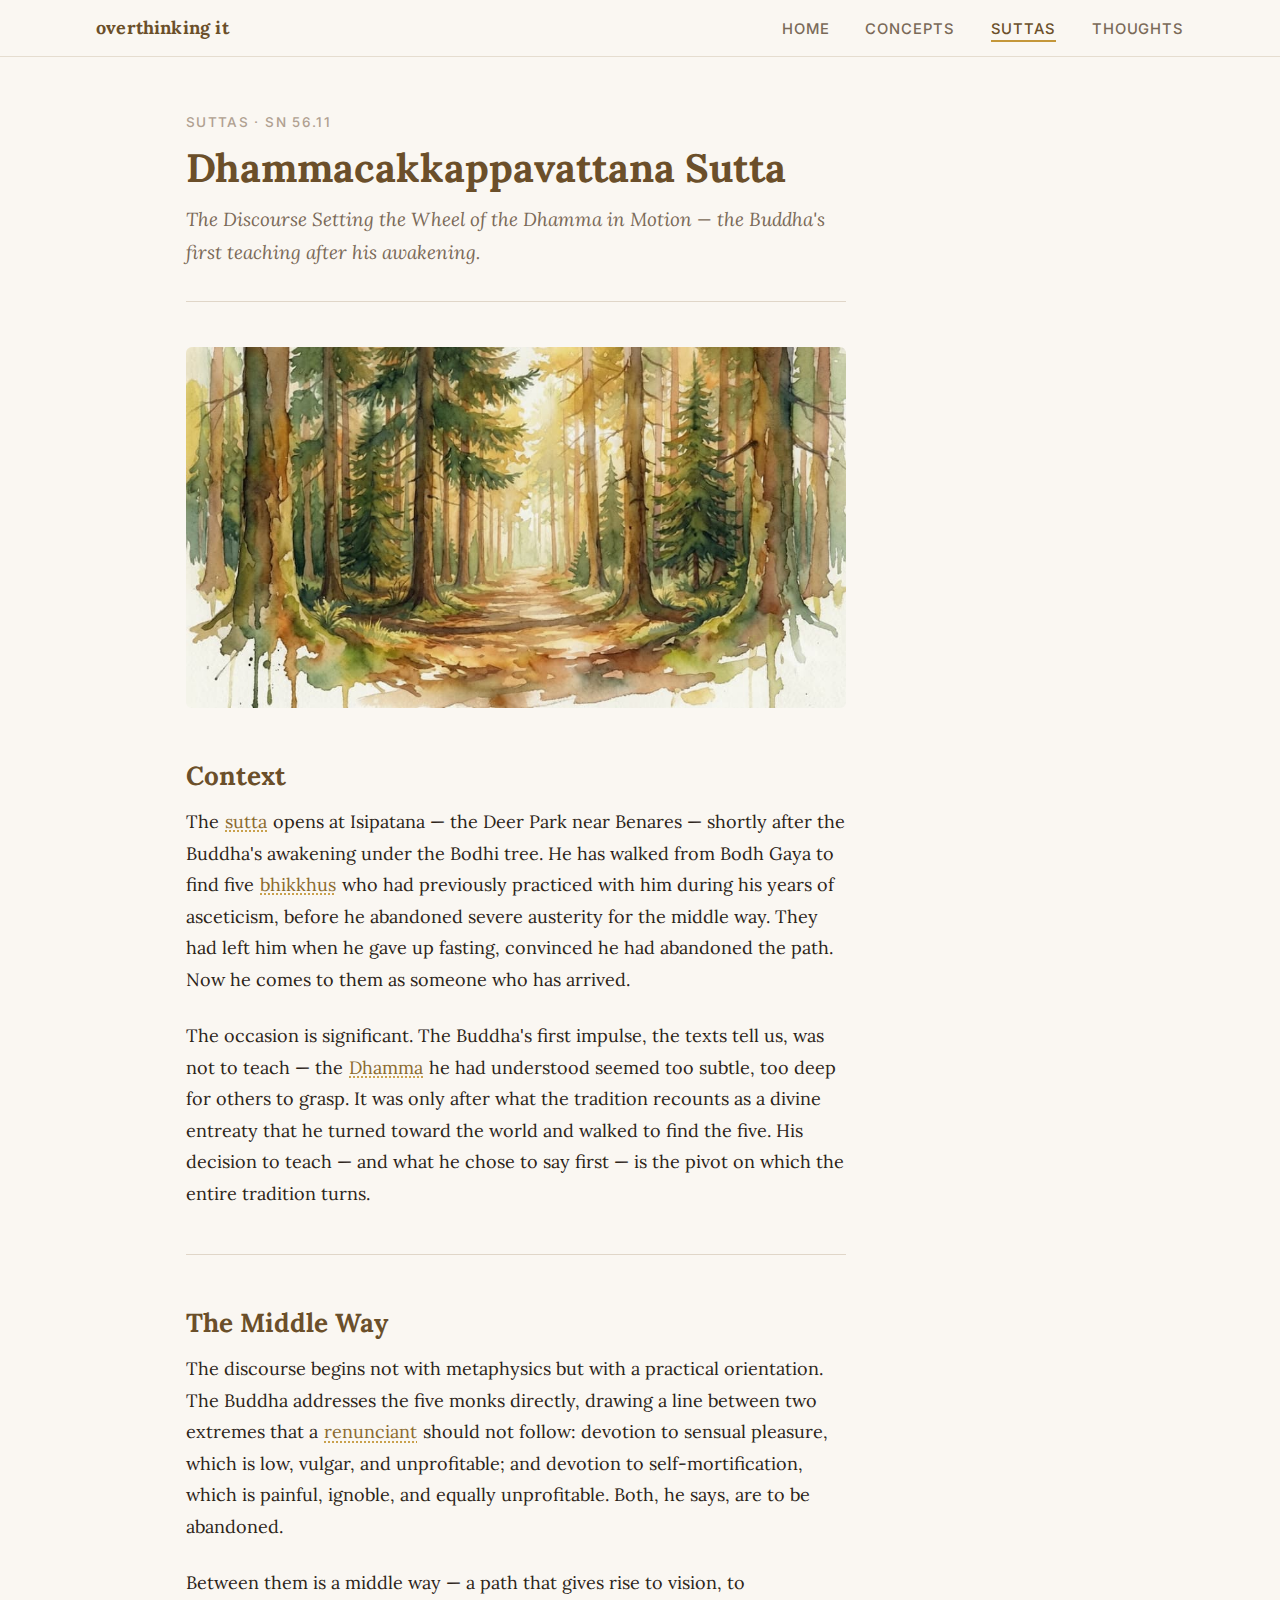
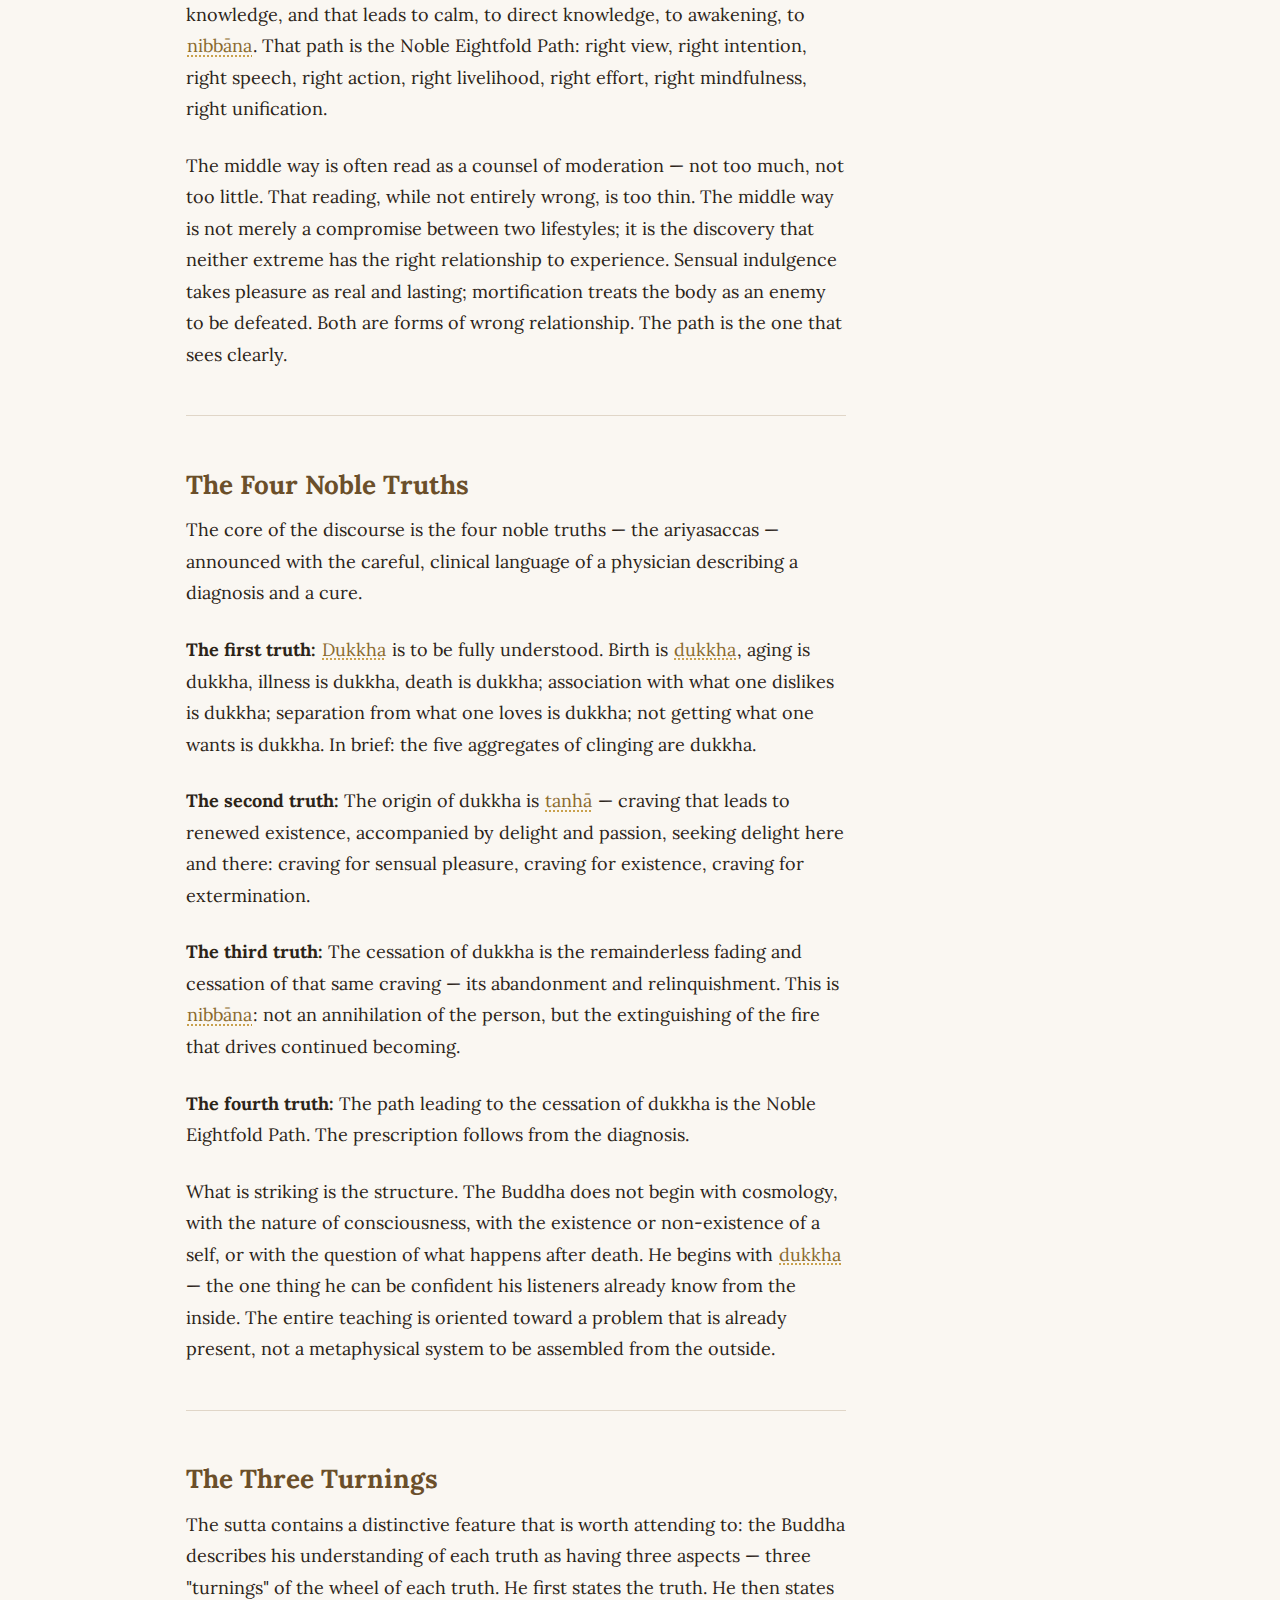
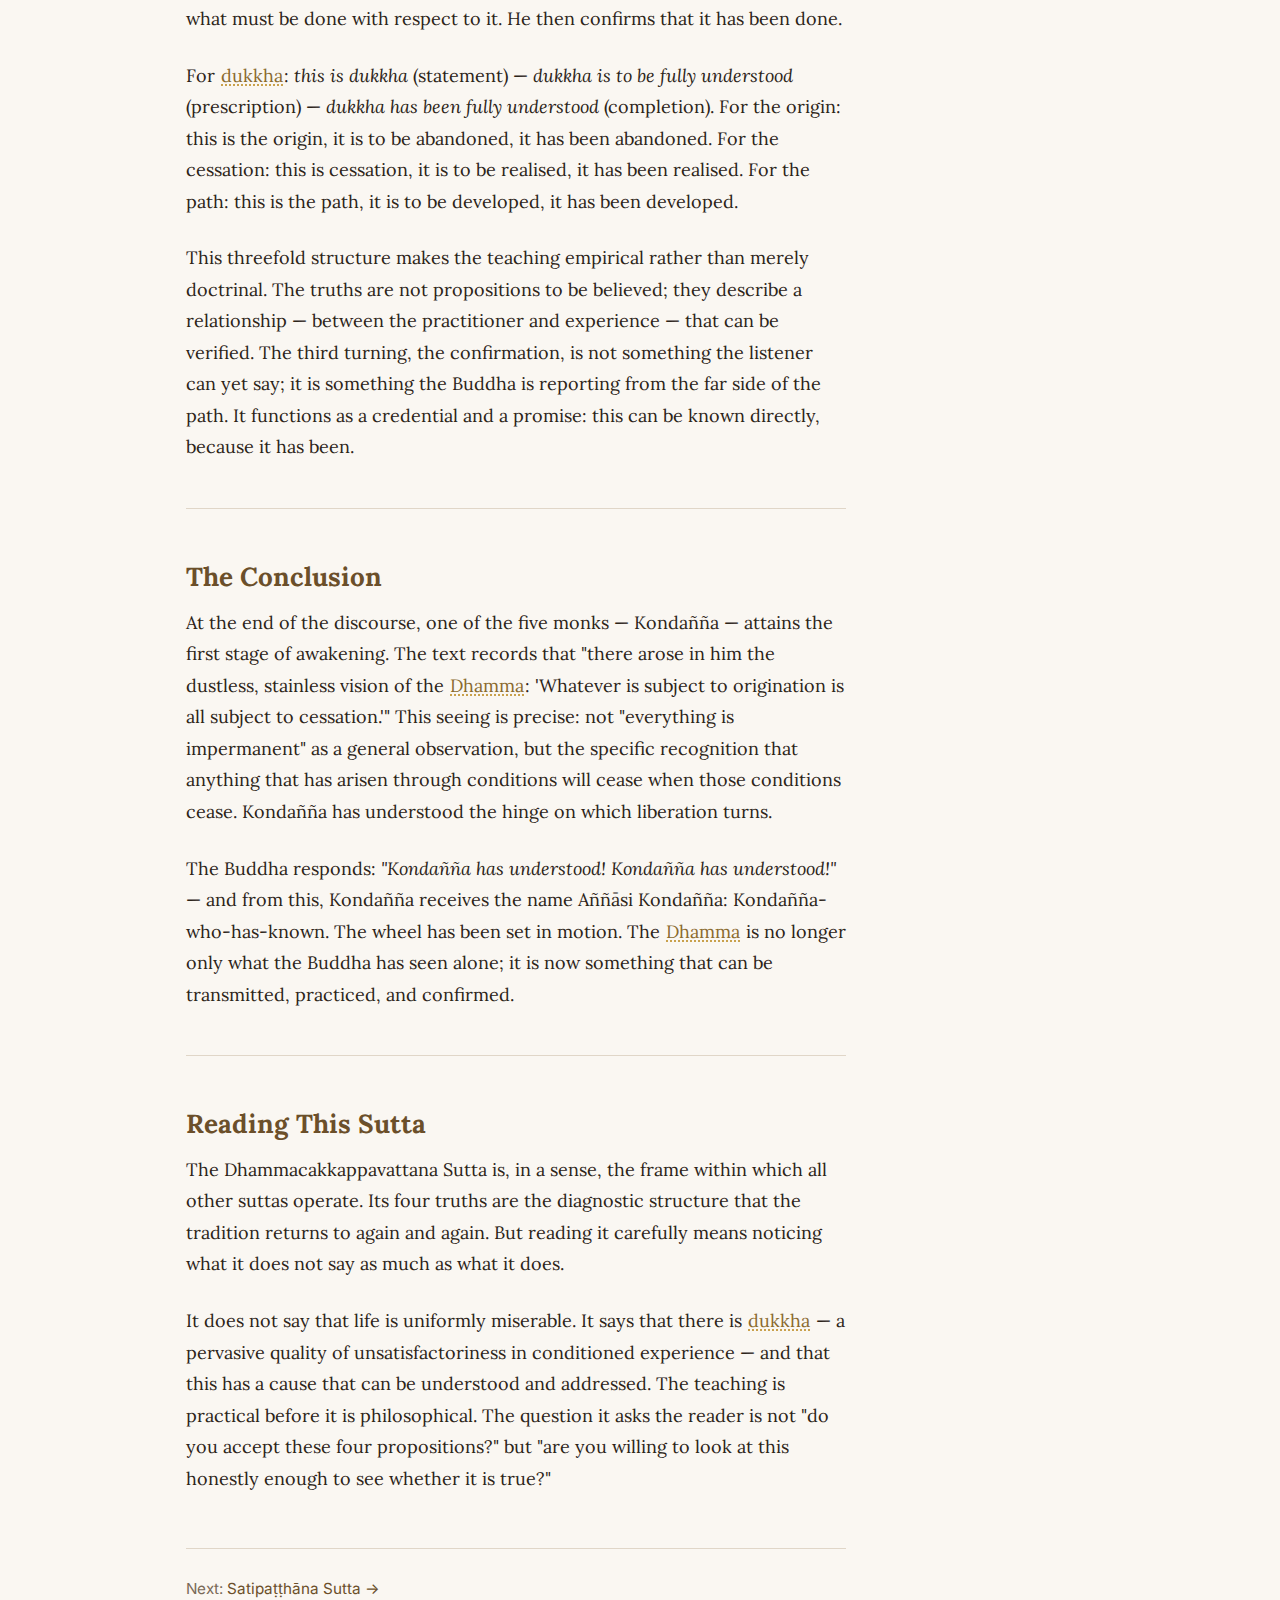
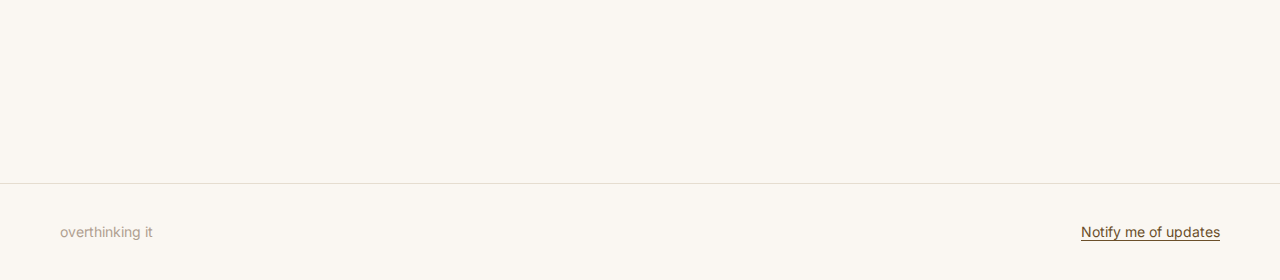
<file: suttas/dhammacakkappavattana.html>
<!DOCTYPE html>
<html lang="en">
<head>
  <meta charset="UTF-8">
  <meta name="viewport" content="width=device-width, initial-scale=1.0">
  <title>Dhammacakkappavattana Sutta — overthinking it</title>
  <meta name="description" content="The first discourse — the middle way, the four noble truths, and the setting of the wheel in motion.">
  <link rel="preconnect" href="https://fonts.googleapis.com">
  <link rel="preconnect" href="https://fonts.gstatic.com" crossorigin>
  <link href="https://fonts.googleapis.com/css2?family=Lora:ital,wght@0,400;0,600;0,700;1,400;1,600&family=Inter:wght@400;500;600&display=swap" rel="stylesheet">
  <link rel="stylesheet" href="../css/style.css">
<!-- MailerLite Universal -->
<script>
    (function(w,d,e,u,f,l,n){w[f]=w[f]||function(){(w[f].q=w[f].q||[])
    .push(arguments);},l=d.createElement(e),l.async=1,l.src=u,
    n=d.getElementsByTagName(e)[0],n.parentNode.insertBefore(l,n);})
    (window,document,'script','https://assets.mailerlite.com/js/universal.js','ml');
    ml('account', '2150553');
</script>
<!-- End MailerLite Universal -->
</head>
<body>

  <nav class="site-nav" aria-label="Main navigation">
    <div class="site-nav__inner">
      <a href="../index.html" class="site-nav__brand">overthinking it</a>
      <ul class="site-nav__links">
        <li><a href="../index.html">Home</a></li>
        <li><a href="../concepts/index.html">Concepts</a></li>
        <li><a href="../suttas/index.html" aria-current="page">Suttas</a></li>
        <li><a href="../thoughts/index.html">Thoughts</a></li>
      </ul>
    </div>
  </nav>

  <div class="page-grid">
    <div class="page-spacer" aria-hidden="true"></div>

    <main class="page-content">

      <header class="page-header">
        <p class="page-header__eyebrow"><a href="index.html">Suttas</a> · SN 56.11</p>
        <h1 class="page-header__title">Dhammacakkappavattana Sutta</h1>
        <p class="page-header__subtitle">
          The Discourse Setting the Wheel of the Dhamma in Motion — the Buddha's first
          teaching after his awakening.
        </p>
      </header>

      <figure class="page-figure">
        <img src="../images/middle-way.jpg" alt="A watercolour forest path opening toward golden light between tall pine trees — evoking the middle way between extremes that the Buddha taught in his first discourse." class="page-figure__img">
      </figure>

      <article>

        <h2>Context</h2>

        <p>
          The <span class="pali" data-pali="sutta" data-en="discourse">sutta</span> opens at
          Isipatana — the Deer Park near Benares — shortly after the Buddha's awakening under
          the Bodhi tree. He has walked from Bodh Gaya to find five
          <span class="pali" data-pali="bhikkhu" data-en="monks">bhikkhus</span> who had
          previously practiced with him during his years of asceticism, before he abandoned
          severe austerity for the middle way. They had left him when he gave up fasting,
          convinced he had abandoned the path. Now he comes to them as someone who has arrived.
        </p>

        <p>
          The occasion is significant. The Buddha's first impulse, the texts tell us, was
          not to teach — the <span class="pali" data-pali="dhamma" data-en="teaching">Dhamma</span>
          he had understood seemed too subtle, too deep for others to grasp. It was only after
          what the tradition recounts as a divine entreaty that he turned toward the world
          and walked to find the five. His decision to teach — and what he chose to say first —
          is the pivot on which the entire tradition turns.
        </p>

        <hr>

        <h2>The Middle Way</h2>

        <p>
          The discourse begins not with metaphysics but with a practical orientation.
          The Buddha addresses the five monks directly, drawing a line between two extremes
          that a <span class="pali" data-pali="bhikkhu" data-en="renunciant">renunciant</span>
          should not follow: devotion to sensual pleasure, which is low, vulgar, and
          unprofitable; and devotion to self-mortification, which is painful, ignoble, and
          equally unprofitable. Both, he says, are to be abandoned.
        </p>

        <p>
          Between them is a middle way — a path that gives rise to vision, to knowledge, and
          that leads to calm, to direct knowledge, to awakening, to
          <span class="pali" data-pali="nibbāna" data-en="liberation">nibbāna</span>. That path
          is the Noble Eightfold Path: right view, right intention, right speech, right action,
          right livelihood, right effort, right mindfulness, right unification.
        </p>

        <p>
          The middle way is often read as a counsel of moderation — not too much, not too little.
          That reading, while not entirely wrong, is too thin. The middle way is not merely
          a compromise between two lifestyles; it is the discovery that neither extreme has
          the right relationship to experience. Sensual indulgence takes pleasure as real and
          lasting; mortification treats the body as an enemy to be defeated. Both are forms
          of wrong relationship. The path is the one that sees clearly.
        </p>

        <hr>

        <h2>The Four Noble Truths</h2>

        <p>
          The core of the discourse is the four noble truths — the ariyasaccas — announced
          with the careful, clinical language of a physician describing a diagnosis and a cure.
        </p>

        <p>
          <strong>The first truth:</strong>
          <span class="pali" data-pali="dukkha" data-en="suffering">Dukkha</span> is to be
          fully understood. Birth is
          <span class="pali" data-pali="dukkha" data-en="suffering">dukkha</span>, aging is
          dukkha, illness is dukkha, death is dukkha; association with what one dislikes is
          dukkha; separation from what one loves is dukkha; not getting what one wants is
          dukkha. In brief: the five aggregates of clinging are dukkha.
        </p>

        <p>
          <strong>The second truth:</strong> The origin of dukkha is
          <span class="pali" data-pali="tanhā" data-en="craving">tanhā</span> — craving that
          leads to renewed existence, accompanied by delight and passion, seeking delight
          here and there: craving for sensual pleasure, craving for existence, craving for
          extermination.
        </p>

        <p>
          <strong>The third truth:</strong> The cessation of dukkha is the remainderless
          fading and cessation of that same craving — its abandonment and relinquishment.
          This is <span class="pali" data-pali="nibbāna" data-en="liberation">nibbāna</span>:
          not an annihilation of the person, but the extinguishing of the fire that drives
          continued becoming.
        </p>

        <p>
          <strong>The fourth truth:</strong> The path leading to the cessation of dukkha
          is the Noble Eightfold Path. The prescription follows from the diagnosis.
        </p>

        <p>
          What is striking is the structure. The Buddha does not begin with cosmology, with
          the nature of consciousness, with the existence or non-existence of a self, or with
          the question of what happens after death. He begins with
          <span class="pali" data-pali="dukkha" data-en="suffering">dukkha</span> — the one
          thing he can be confident his listeners already know from the inside. The entire
          teaching is oriented toward a problem that is already present, not a metaphysical
          system to be assembled from the outside.
        </p>

        <hr>

        <h2>The Three Turnings</h2>

        <p>
          The sutta contains a distinctive feature that is worth attending to: the Buddha
          describes his understanding of each truth as having three aspects — three "turnings"
          of the wheel of each truth. He first states the truth. He then states what must
          be done with respect to it. He then confirms that it has been done.
        </p>

        <p>
          For <span class="pali" data-pali="dukkha" data-en="suffering">dukkha</span>:
          <em>this is dukkha</em> (statement) — <em>dukkha is to be fully understood</em>
          (prescription) — <em>dukkha has been fully understood</em> (completion). For the
          origin: this is the origin, it is to be abandoned, it has been abandoned. For the
          cessation: this is cessation, it is to be realised, it has been realised. For the
          path: this is the path, it is to be developed, it has been developed.
        </p>

        <p>
          This threefold structure makes the teaching empirical rather than merely doctrinal.
          The truths are not propositions to be believed; they describe a relationship —
          between the practitioner and experience — that can be verified. The third turning,
          the confirmation, is not something the listener can yet say; it is something the
          Buddha is reporting from the far side of the path. It functions as a credential
          and a promise: this can be known directly, because it has been.
        </p>

        <hr>

        <h2>The Conclusion</h2>

        <p>
          At the end of the discourse, one of the five monks — Kondañña — attains the first
          stage of awakening. The text records that "there arose in him the dustless, stainless
          vision of the <span class="pali" data-pali="dhamma" data-en="teaching">Dhamma</span>:
          'Whatever is subject to origination is all subject to cessation.'" This seeing is
          precise: not "everything is impermanent" as a general observation, but the specific
          recognition that anything that has arisen through conditions will cease when those
          conditions cease. Kondañña has understood the hinge on which liberation turns.
        </p>

        <p>
          The Buddha responds: <em>"Kondañña has understood! Kondañña has understood!"</em>
          — and from this, Kondañña receives the name Aññāsi Kondañña: Kondañña-who-has-known.
          The wheel has been set in motion. The
          <span class="pali" data-pali="dhamma" data-en="teaching">Dhamma</span> is no longer
          only what the Buddha has seen alone; it is now something that can be transmitted,
          practiced, and confirmed.
        </p>

        <hr>

        <h2>Reading This Sutta</h2>

        <p>
          The Dhammacakkappavattana Sutta is, in a sense, the frame within which all other
          suttas operate. Its four truths are the diagnostic structure that the tradition
          returns to again and again. But reading it carefully means noticing what it does
          not say as much as what it does.
        </p>

        <p>
          It does not say that life is uniformly miserable. It says that there is
          <span class="pali" data-pali="dukkha" data-en="suffering">dukkha</span> —
          a pervasive quality of unsatisfactoriness in conditioned experience — and that this
          has a cause that can be understood and addressed. The teaching is practical before
          it is philosophical. The question it asks the reader is not "do you accept these
          four propositions?" but "are you willing to look at this honestly enough to see
          whether it is true?"
        </p>

      </article>

      <nav class="entry-nav" aria-label="Sutta navigation">
        <p class="entry-nav__next">
          Next: <a href="satipatthana.html">Satipaṭṭhāna Sutta →</a>
        </p>
      </nav>

    </main>

    <aside class="margin-notes" aria-label="Pali annotations"></aside>
  </div>

  <footer class="site-footer">
    <div class="site-footer__inner">
      <span>overthinking it</span>
      <a class="ml-onclick-form" href="javascript:void(0)" onclick="ml('show', 'Oz50p0', true)">Notify me of updates</a>
      
    </div>
  </footer>

  <script src="../js/pali.js"></script>
</body>
</html>
</file>
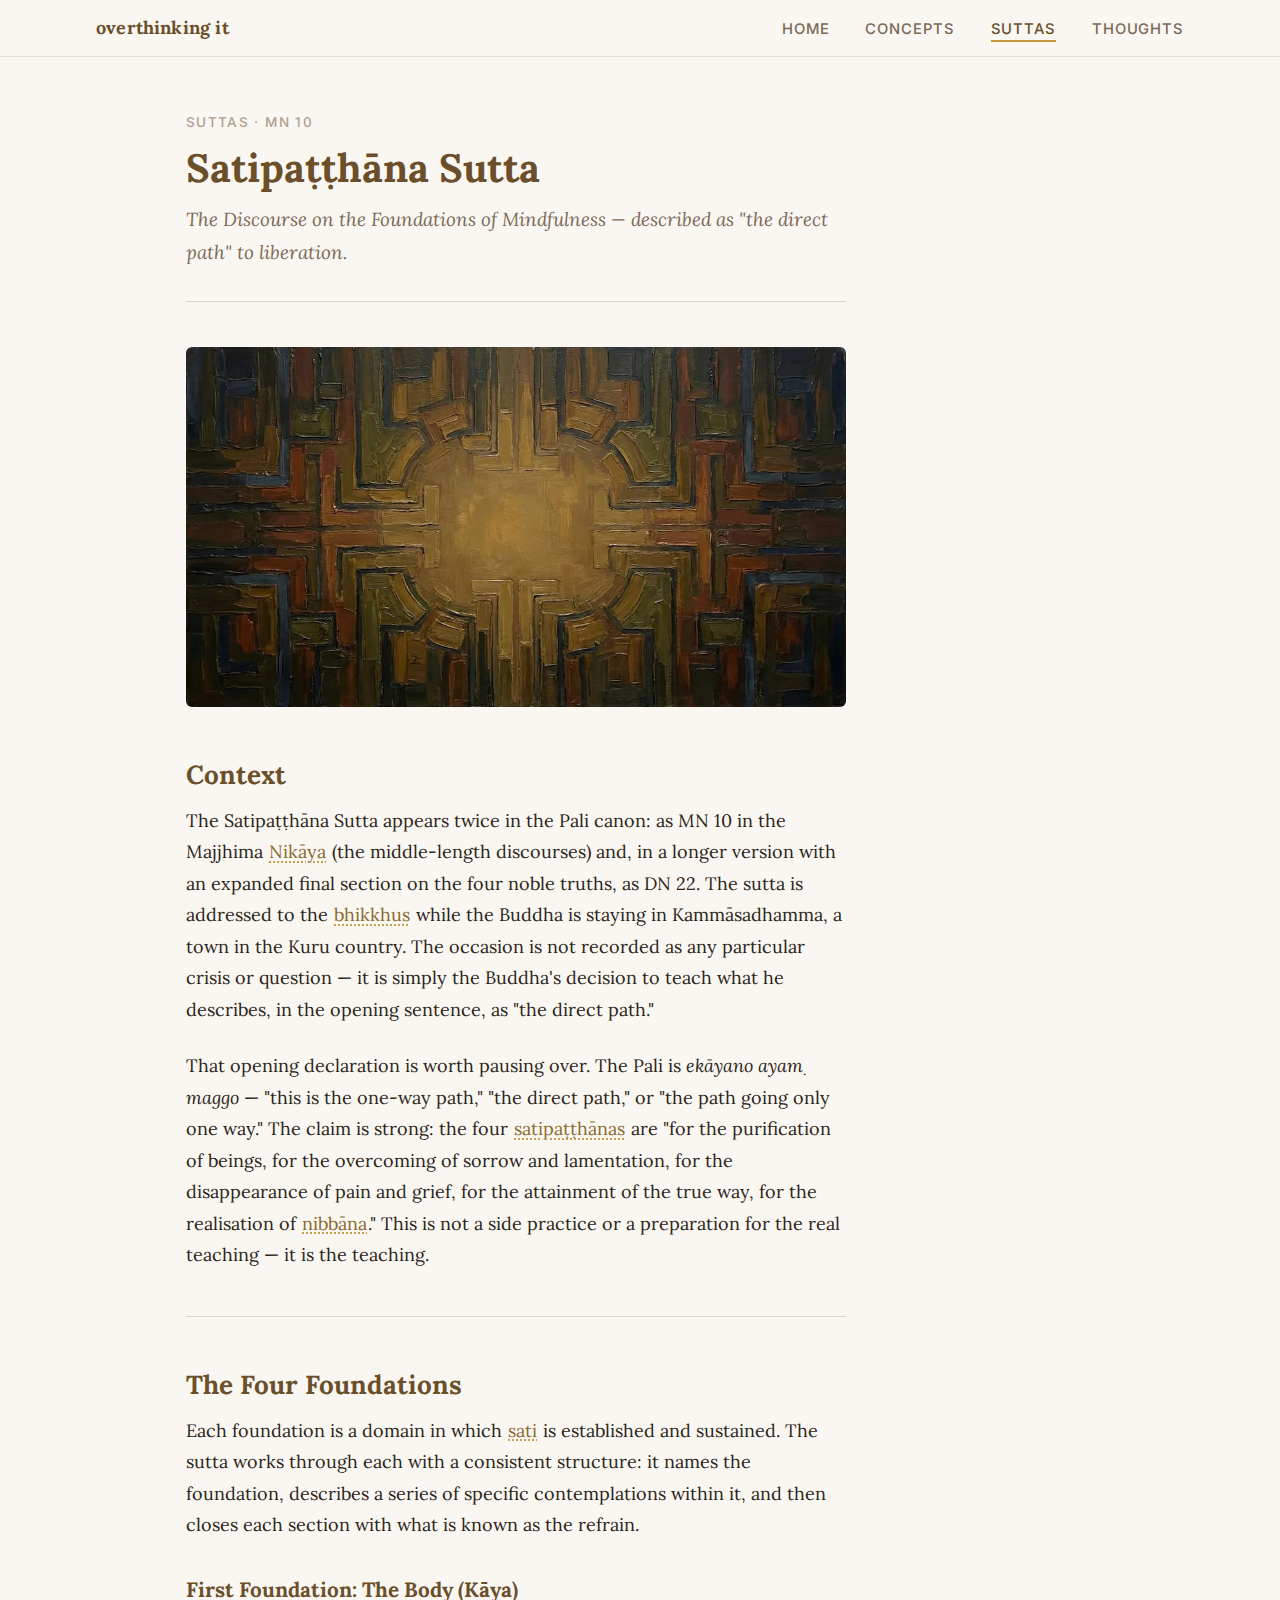
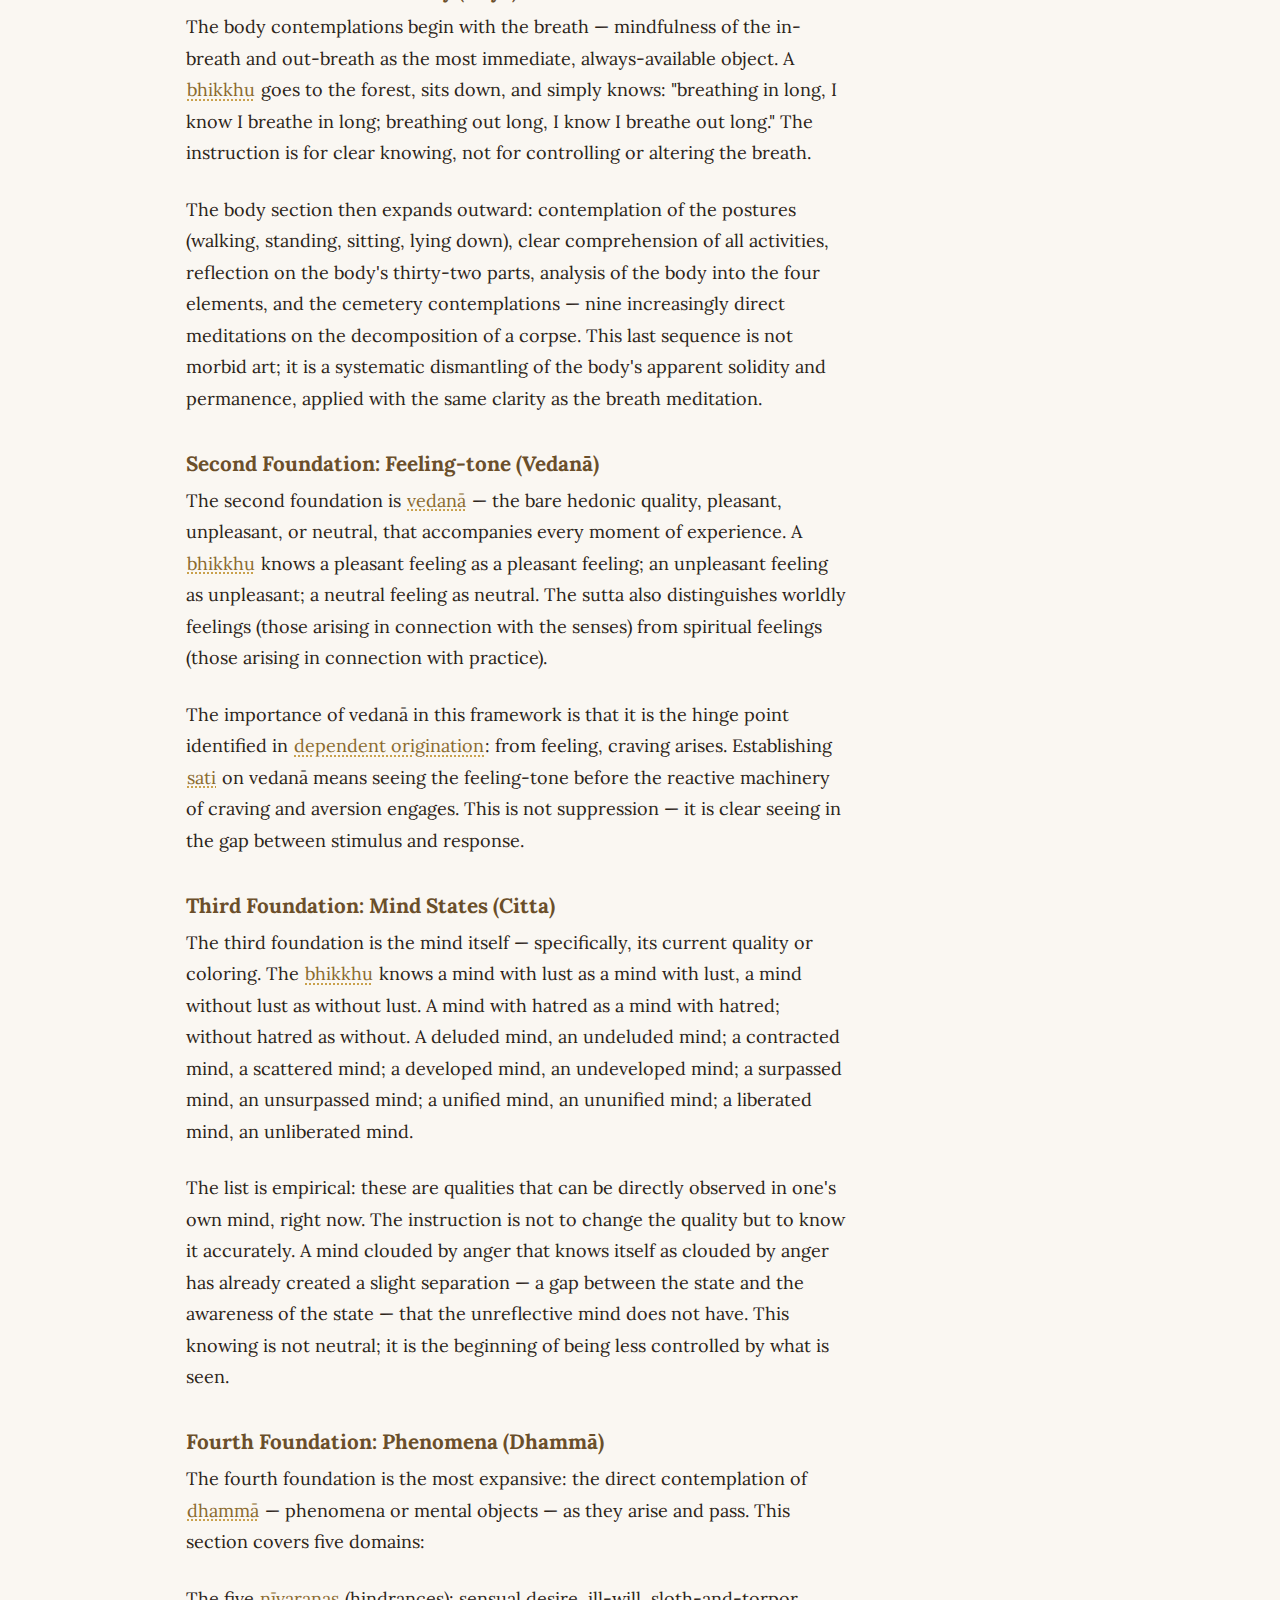
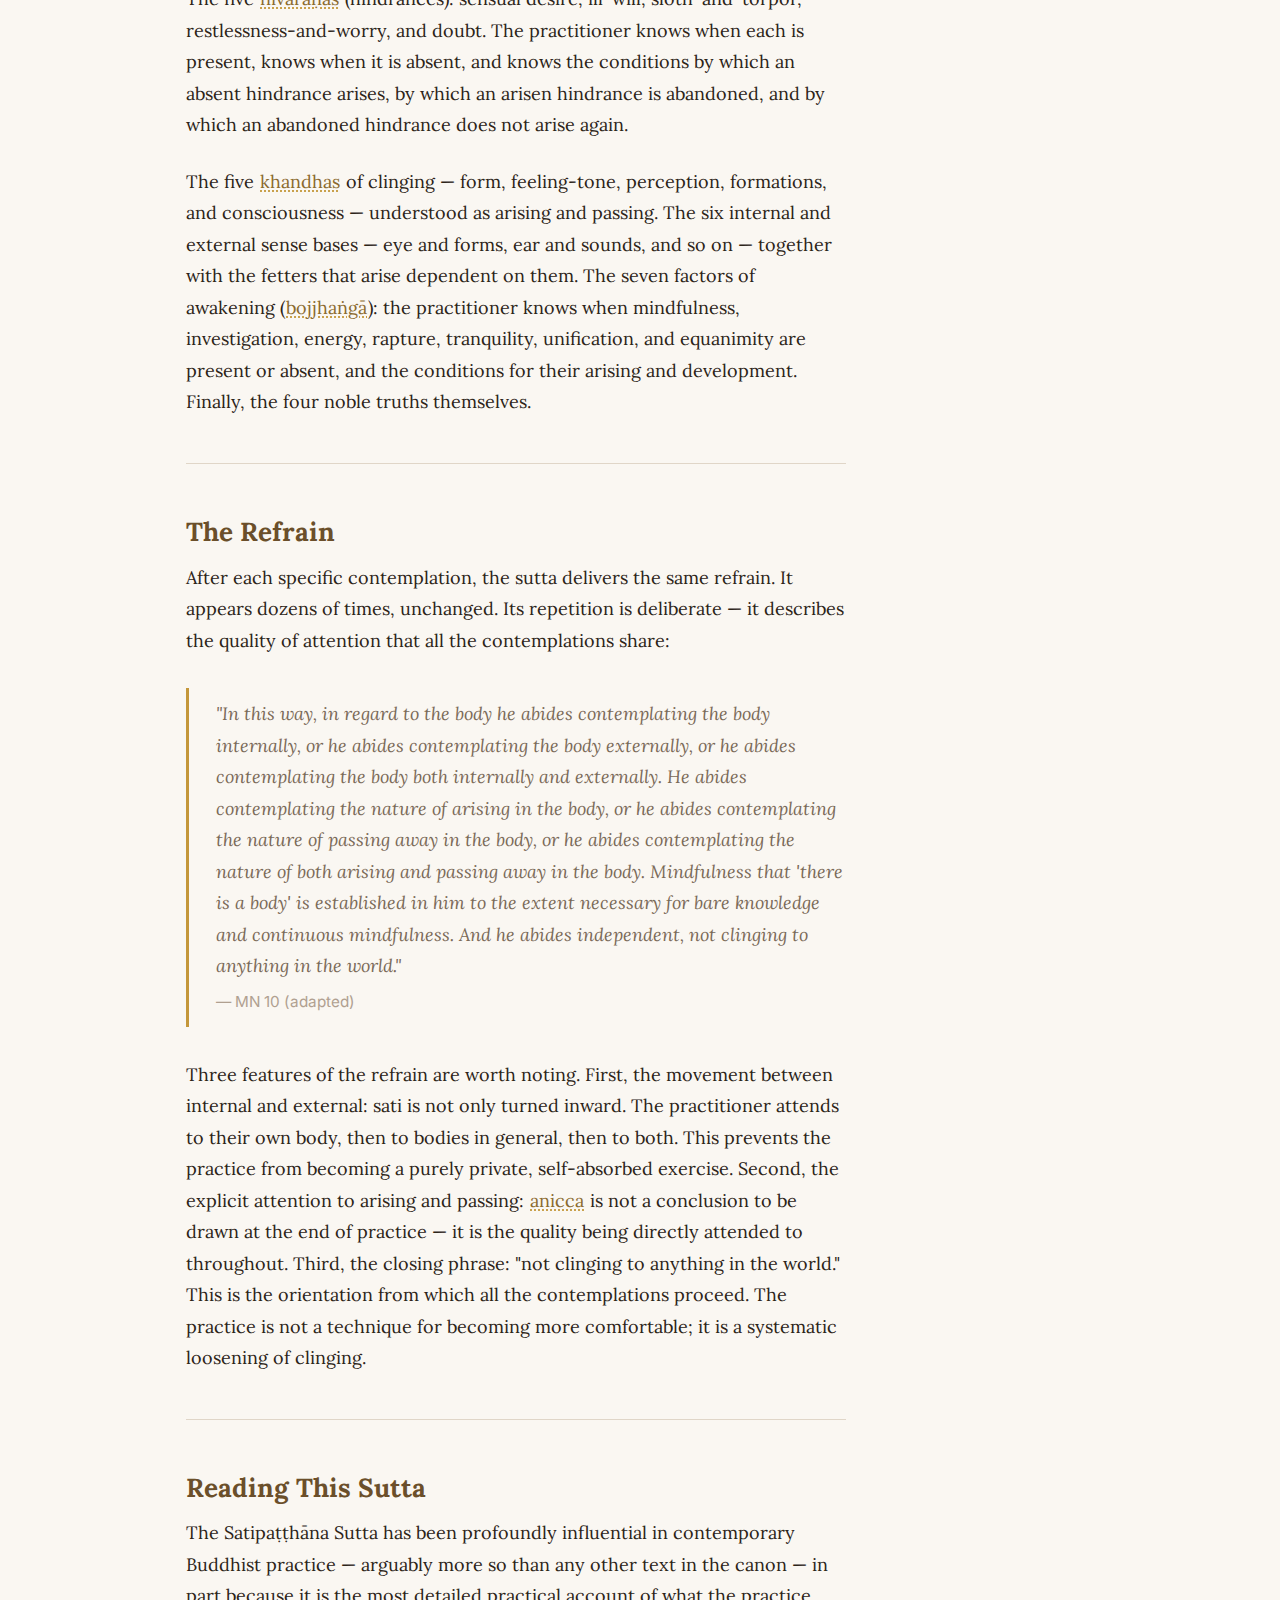
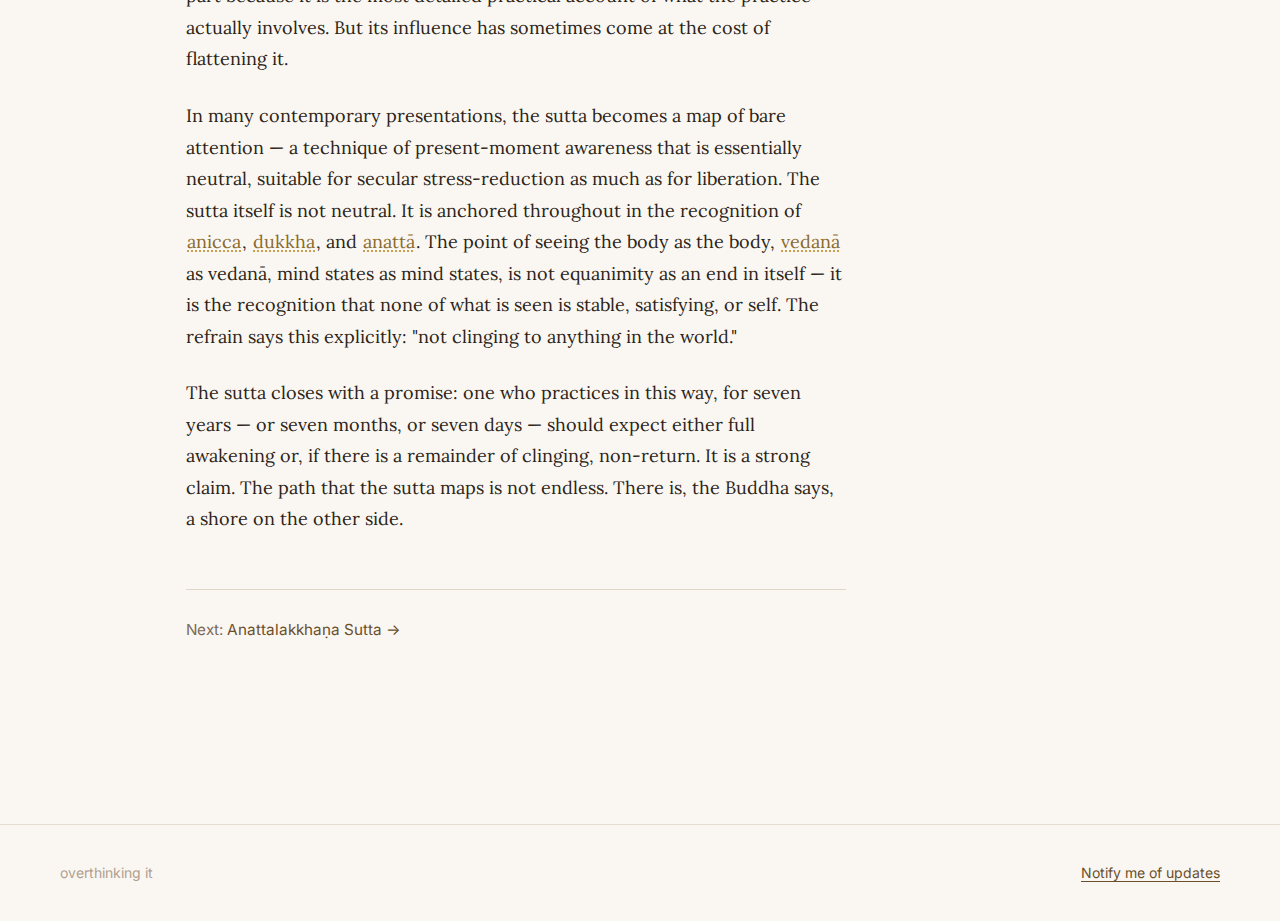
<file: suttas/satipatthana.html>
<!DOCTYPE html>
<html lang="en">
<head>
  <meta charset="UTF-8">
  <meta name="viewport" content="width=device-width, initial-scale=1.0">
  <title>Satipaṭṭhāna Sutta — overthinking it</title>
  <meta name="description" content="The Discourse on the Foundations of Mindfulness — the Buddha's most detailed account of sati practice.">
  <link rel="preconnect" href="https://fonts.googleapis.com">
  <link rel="preconnect" href="https://fonts.gstatic.com" crossorigin>
  <link href="https://fonts.googleapis.com/css2?family=Lora:ital,wght@0,400;0,600;0,700;1,400;1,600&family=Inter:wght@400;500;600&display=swap" rel="stylesheet">
  <link rel="stylesheet" href="../css/style.css">
<!-- MailerLite Universal -->
<script>
    (function(w,d,e,u,f,l,n){w[f]=w[f]||function(){(w[f].q=w[f].q||[])
    .push(arguments);},l=d.createElement(e),l.async=1,l.src=u,
    n=d.getElementsByTagName(e)[0],n.parentNode.insertBefore(l,n);})
    (window,document,'script','https://assets.mailerlite.com/js/universal.js','ml');
    ml('account', '2150553');
</script>
<!-- End MailerLite Universal -->
</head>
<body>

  <nav class="site-nav" aria-label="Main navigation">
    <div class="site-nav__inner">
      <a href="../index.html" class="site-nav__brand">overthinking it</a>
      <ul class="site-nav__links">
        <li><a href="../index.html">Home</a></li>
        <li><a href="../concepts/index.html">Concepts</a></li>
        <li><a href="../suttas/index.html" aria-current="page">Suttas</a></li>
        <li><a href="../thoughts/index.html">Thoughts</a></li>
      </ul>
    </div>
  </nav>

  <div class="page-grid">
    <div class="page-spacer" aria-hidden="true"></div>

    <main class="page-content">

      <header class="page-header">
        <p class="page-header__eyebrow"><a href="index.html">Suttas</a> · MN 10</p>
        <h1 class="page-header__title">Satipaṭṭhāna Sutta</h1>
        <p class="page-header__subtitle">
          The Discourse on the Foundations of Mindfulness — described as "the direct path"
          to liberation.
        </p>
      </header>

      <figure class="page-figure">
        <img src="../images/foundation.jpg" alt="A thick impasto painting of a symmetrical geometric labyrinth radiating outward from a luminous golden centre — evoking the structured, systematic foundations of mindfulness practice." class="page-figure__img">
      </figure>

      <article>

        <h2>Context</h2>

        <p>
          The Satipaṭṭhāna Sutta appears twice in the Pali canon: as MN 10 in the Majjhima
          <span class="pali" data-pali="nikāya" data-en="collection">Nikāya</span> (the
          middle-length discourses) and, in a longer version with an expanded final section
          on the four noble truths, as DN 22. The sutta is addressed to the
          <span class="pali" data-pali="bhikkhu" data-en="monks">bhikkhus</span> while the
          Buddha is staying in Kammāsadhamma, a town in the Kuru country. The occasion is
          not recorded as any particular crisis or question — it is simply the Buddha's
          decision to teach what he describes, in the opening sentence, as "the direct path."
        </p>

        <p>
          That opening declaration is worth pausing over. The Pali is
          <em>ekāyano ayaṃ maggo</em> — "this is the one-way path," "the direct path,"
          or "the path going only one way." The claim is strong: the four
          <span class="pali" data-pali="satipaṭṭhāna" data-en="foundations of mindfulness">satipaṭṭhānas</span>
          are "for the purification of beings, for the overcoming of sorrow and lamentation,
          for the disappearance of pain and grief, for the attainment of the true way, for
          the realisation of <span class="pali" data-pali="nibbāna" data-en="liberation">nibbāna</span>."
          This is not a side practice or a preparation for the real teaching — it is the
          teaching.
        </p>

        <hr>

        <h2>The Four Foundations</h2>

        <p>
          Each foundation is a domain in which
          <span class="pali" data-pali="sati" data-en="mindfulness">sati</span> is established
          and sustained. The sutta works through each with a consistent structure: it names
          the foundation, describes a series of specific contemplations within it, and then
          closes each section with what is known as the refrain.
        </p>

        <h3>First Foundation: The Body (Kāya)</h3>

        <p>
          The body contemplations begin with the breath — mindfulness of the in-breath and
          out-breath as the most immediate, always-available object. A
          <span class="pali" data-pali="bhikkhu" data-en="monk">bhikkhu</span> goes to the
          forest, sits down, and simply knows: "breathing in long, I know I breathe in long;
          breathing out long, I know I breathe out long." The instruction is for clear
          knowing, not for controlling or altering the breath.
        </p>

        <p>
          The body section then expands outward: contemplation of the postures (walking,
          standing, sitting, lying down), clear comprehension of all activities, reflection
          on the body's thirty-two parts, analysis of the body into the four elements, and
          the cemetery contemplations — nine increasingly direct meditations on the
          decomposition of a corpse. This last sequence is not morbid art; it is a systematic
          dismantling of the body's apparent solidity and permanence, applied with the same
          clarity as the breath meditation.
        </p>

        <h3>Second Foundation: Feeling-tone (Vedanā)</h3>

        <p>
          The second foundation is
          <span class="pali" data-pali="vedanā" data-en="feeling-tone">vedanā</span> —
          the bare hedonic quality, pleasant, unpleasant, or neutral, that accompanies
          every moment of experience. A <span class="pali" data-pali="bhikkhu" data-en="monk">bhikkhu</span>
          knows a pleasant feeling as a pleasant feeling; an unpleasant feeling as unpleasant;
          a neutral feeling as neutral. The sutta also distinguishes worldly feelings (those
          arising in connection with the senses) from spiritual feelings (those arising in
          connection with practice).
        </p>

        <p>
          The importance of vedanā in this framework is that it is the hinge point identified
          in <span class="pali" data-pali="paṭicca-samuppāda" data-en="dependent origination">dependent origination</span>:
          from feeling, craving arises. Establishing
          <span class="pali" data-pali="sati" data-en="mindfulness">sati</span> on vedanā
          means seeing the feeling-tone before the reactive machinery of craving and aversion
          engages. This is not suppression — it is clear seeing in the gap between stimulus
          and response.
        </p>

        <h3>Third Foundation: Mind States (Citta)</h3>

        <p>
          The third foundation is the mind itself — specifically, its current quality or
          coloring. The <span class="pali" data-pali="bhikkhu" data-en="monk">bhikkhu</span>
          knows a mind with lust as a mind with lust, a mind without lust as without lust.
          A mind with hatred as a mind with hatred; without hatred as without. A deluded mind,
          an undeluded mind; a contracted mind, a scattered mind; a developed mind, an
          undeveloped mind; a surpassed mind, an unsurpassed mind; a unified mind, an
          ununified mind; a liberated mind, an unliberated mind.
        </p>

        <p>
          The list is empirical: these are qualities that can be directly observed in one's
          own mind, right now. The instruction is not to change the quality but to know it
          accurately. A mind clouded by anger that knows itself as clouded by anger has already
          created a slight separation — a gap between the state and the awareness of the state —
          that the unreflective mind does not have. This knowing is not neutral; it is the
          beginning of being less controlled by what is seen.
        </p>

        <h3>Fourth Foundation: Phenomena (Dhammā)</h3>

        <p>
          The fourth foundation is the most expansive: the direct contemplation of
          <span class="pali" data-pali="dhamma" data-en="phenomena">dhammā</span> — phenomena
          or mental objects — as they arise and pass. This section covers five domains:
        </p>

        <p>
          The five <span class="pali" data-pali="nīvaraṇa" data-en="hindrances">nīvaraṇas</span>
          (hindrances): sensual desire, ill-will, sloth-and-torpor, restlessness-and-worry,
          and doubt. The practitioner knows when each is present, knows when it is absent,
          and knows the conditions by which an absent hindrance arises, by which an arisen
          hindrance is abandoned, and by which an abandoned hindrance does not arise again.
        </p>

        <p>
          The five <span class="pali" data-pali="khandha" data-en="aggregates">khandhas</span>
          of clinging — form, feeling-tone, perception, formations, and consciousness —
          understood as arising and passing. The six internal and external sense bases —
          eye and forms, ear and sounds, and so on — together with the fetters that arise
          dependent on them. The seven factors of awakening
          (<span class="pali" data-pali="bojjhaṅgā" data-en="factors of awakening">bojjhaṅgā</span>):
          the practitioner knows when mindfulness, investigation, energy, rapture, tranquility,
          unification, and equanimity are present or absent, and the conditions for their
          arising and development. Finally, the four noble truths themselves.
        </p>

        <hr>

        <h2>The Refrain</h2>

        <p>
          After each specific contemplation, the sutta delivers the same refrain. It appears
          dozens of times, unchanged. Its repetition is deliberate — it describes the quality
          of attention that all the contemplations share:
        </p>

        <blockquote>
          "In this way, in regard to the body he abides contemplating the body internally,
          or he abides contemplating the body externally, or he abides contemplating the
          body both internally and externally. He abides contemplating the nature of arising
          in the body, or he abides contemplating the nature of passing away in the body,
          or he abides contemplating the nature of both arising and passing away in the body.
          Mindfulness that 'there is a body' is established in him to the extent necessary
          for bare knowledge and continuous mindfulness. And he abides independent, not
          clinging to anything in the world."
          <cite>— MN 10 (adapted)</cite>
        </blockquote>

        <p>
          Three features of the refrain are worth noting. First, the movement between
          internal and external: sati is not only turned inward. The practitioner attends
          to their own body, then to bodies in general, then to both. This prevents the
          practice from becoming a purely private, self-absorbed exercise. Second, the explicit
          attention to arising and passing: <span class="pali" data-pali="anicca" data-en="impermanence">anicca</span>
          is not a conclusion to be drawn at the end of practice — it is the quality being
          directly attended to throughout. Third, the closing phrase: "not clinging to anything
          in the world." This is the orientation from which all the contemplations proceed.
          The practice is not a technique for becoming more comfortable; it is a systematic
          loosening of clinging.
        </p>

        <hr>

        <h2>Reading This Sutta</h2>

        <p>
          The Satipaṭṭhāna Sutta has been profoundly influential in contemporary
          Buddhist practice — arguably more so than any other text in the canon — in part
          because it is the most detailed practical account of what the practice actually
          involves. But its influence has sometimes come at the cost of flattening it.
        </p>

        <p>
          In many contemporary presentations, the sutta becomes a map of bare attention —
          a technique of present-moment awareness that is essentially neutral, suitable for
          secular stress-reduction as much as for liberation. The sutta itself is not neutral.
          It is anchored throughout in the recognition of
          <span class="pali" data-pali="anicca" data-en="impermanence">anicca</span>,
          <span class="pali" data-pali="dukkha" data-en="unsatisfactoriness">dukkha</span>,
          and <span class="pali" data-pali="anattā" data-en="non-self">anattā</span>.
          The point of seeing the body as the body, <span class="pali" data-pali="vedanā" data-en="feeling-tone">vedanā</span>
          as vedanā, mind states as mind states, is not equanimity as an end in itself —
          it is the recognition that none of what is seen is stable, satisfying, or self.
          The refrain says this explicitly: "not clinging to anything in the world."
        </p>

        <p>
          The sutta closes with a promise: one who practices in this way, for seven years —
          or seven months, or seven days — should expect either full awakening or, if there
          is a remainder of clinging, non-return. It is a strong claim. The path that the
          sutta maps is not endless. There is, the Buddha says, a shore on the other side.
        </p>

      </article>

      <nav class="entry-nav" aria-label="Sutta navigation">
        <p class="entry-nav__next">
          Next: <a href="anattalakkhana.html">Anattalakkhaṇa Sutta →</a>
        </p>
      </nav>

    </main>

    <aside class="margin-notes" aria-label="Pali annotations"></aside>
  </div>

  <footer class="site-footer">
    <div class="site-footer__inner">
      <span>overthinking it</span>
      <a class="ml-onclick-form" href="javascript:void(0)" onclick="ml('show', 'Oz50p0', true)">Notify me of updates</a>
      
    </div>
  </footer>

  <script src="../js/pali.js"></script>
</body>
</html>
</file>
<file: css/style.css>
/* ============================================================
   Design Tokens
   ============================================================ */
:root {
  --bg:              #faf7f2;
  --bg-secondary:    #f3ede3;
  --text:            #2c2418;
  --text-muted:      #7a6a58;
  --text-faint:      #b0a090;
  --accent:          #6b4f2a;
  --accent-light:    #9b7440;
  --pali-color:      #8a6a2e;
  --pali-underline:  #c4973a;
  --pali-active-bg:  rgba(196, 151, 58, 0.13);
  --card-bg:         #f3ede3;
  --card-border:     #ddd0bc;
  --nav-border:      #e5ddd0;
  --rule:            #e0d6c8;

  --font-body:   'Lora', Georgia, 'Times New Roman', serif;
  --font-ui:     'Inter', system-ui, -apple-system, sans-serif;

  --content-width:   660px;
  --margin-width:    290px;
  --gap:             48px;
  --max-page:        1160px;
}

/* ============================================================
   Reset & Base
   ============================================================ */
*, *::before, *::after {
  box-sizing: border-box;
  margin: 0;
  padding: 0;
}

html {
  font-size: 18px;
  -webkit-text-size-adjust: 100%;
  scroll-behavior: smooth;
}

body {
  background-color: var(--bg);
  color: var(--text);
  font-family: var(--font-body);
  line-height: 1.75;
  min-height: 100vh;
}

/* ============================================================
   Typography
   ============================================================ */
h1, h2, h3, h4, h5, h6 {
  font-family: var(--font-body);
  font-weight: 700;
  line-height: 1.25;
  color: var(--accent);
}

h1 { font-size: 2rem;    margin-bottom: 0.5em; }
h2 { font-size: 1.45rem; margin-bottom: 0.5em; margin-top: 2em; }
h3 { font-size: 1.15rem; margin-bottom: 0.4em; margin-top: 1.75em; }

p {
  margin-bottom: 1.4em;
}

p:last-child {
  margin-bottom: 0;
}

a {
  color: var(--accent);
  text-decoration: underline;
  text-underline-offset: 3px;
}

a:hover {
  color: var(--accent-light);
}

blockquote {
  border-left: 3px solid var(--pali-underline);
  margin: 1.75em 0;
  padding: 0.6em 0 0.6em 1.5em;
  color: var(--text-muted);
  font-style: italic;
}

blockquote cite {
  display: block;
  margin-top: 0.5em;
  font-style: normal;
  font-size: 0.85rem;
  font-family: var(--font-ui);
  color: var(--text-faint);
}

hr {
  border: none;
  border-top: 1px solid var(--rule);
  margin: 2.5em 0;
}

/* ============================================================
   Navigation
   ============================================================ */
.site-nav {
  border-bottom: 1px solid var(--nav-border);
  background-color: var(--bg);
  position: sticky;
  top: 0;
  z-index: 100;
}

.site-nav__inner {
  max-width: var(--max-page);
  margin: 0 auto;
  padding: 0 2rem;
  display: flex;
  align-items: center;
  justify-content: space-between;
  height: 56px;
}

.site-nav__brand {
  font-family: var(--font-body);
  font-size: 1rem;
  font-weight: 700;
  color: var(--accent);
  text-decoration: none;
  letter-spacing: 0.01em;
}

.site-nav__brand:hover {
  color: var(--accent-light);
}

.site-nav__links {
  display: flex;
  gap: 2rem;
  list-style: none;
}

.site-nav__links a {
  font-family: var(--font-ui);
  font-size: 0.82rem;
  font-weight: 500;
  letter-spacing: 0.06em;
  text-transform: uppercase;
  color: var(--text-muted);
  text-decoration: none;
  padding-bottom: 2px;
  border-bottom: 2px solid transparent;
  transition: color 0.15s, border-color 0.15s;
}

.site-nav__links a:hover {
  color: var(--accent);
}

.site-nav__links a[aria-current="page"] {
  color: var(--accent);
  border-bottom-color: var(--pali-underline);
}

/* ============================================================
   Page Grid (three-column layout)
   ============================================================ */
.page-grid {
  display: grid;
  grid-template-columns: 1fr minmax(0, var(--content-width)) var(--margin-width);
  gap: 0 var(--gap);
  max-width: var(--max-page);
  margin: 0 auto;
  padding: 0 2rem;
  align-items: start;
}

.page-spacer {
  /* Left balancing column — intentionally empty */
}

.page-content {
  padding: 3rem 0 6rem;
  min-width: 0;
}

.margin-notes {
  position: relative;
  padding-top: 3rem;
  /* tall enough to hold all notes */
  min-height: 100%;
}

/* ============================================================
   Page Header (within content area)
   ============================================================ */
.page-header {
  margin-bottom: 2.5rem;
  padding-bottom: 1.75rem;
  border-bottom: 1px solid var(--rule);
}

.page-header__eyebrow {
  font-family: var(--font-ui);
  font-size: 0.75rem;
  font-weight: 500;
  letter-spacing: 0.1em;
  text-transform: uppercase;
  color: var(--text-faint);
  margin-bottom: 0.6em;
}

.page-header__title {
  font-size: 2.2rem;
  margin-bottom: 0.6rem;
  color: var(--accent);
}

.page-header__subtitle {
  font-size: 1.05rem;
  color: var(--text-muted);
  font-style: italic;
  margin-bottom: 0;
}

/* ============================================================
   Page Figure (featured image)
   ============================================================ */
.page-figure {
  margin: 0 0 2.5rem;
  padding: 0;
}

.page-figure__img {
  display: block;
  width: 100%;
  max-height: 420px;
  object-fit: cover;
  object-position: center top;
  border-radius: 6px;
}

/* ============================================================
   Pali Word Spans
   ============================================================ */
.pali {
  color: var(--pali-color);
  text-decoration: underline dotted var(--pali-underline);
  text-underline-offset: 3px;
  cursor: pointer;
  border-radius: 2px;
  padding: 0 1px;
  transition: background-color 0.15s, color 0.15s;
  /* Distinguish from links: no solid underline, warm amber color, not blue */
}

.pali:hover {
  background-color: var(--pali-active-bg);
  text-decoration-style: solid;
}

.pali--active {
  background-color: var(--pali-active-bg);
  text-decoration-style: solid;
  color: var(--accent);
}

/* ============================================================
   Margin Note Cards
   ============================================================ */
.margin-note {
  position: absolute;
  left: 0;
  width: 100%;
  background-color: var(--card-bg);
  border: 1px solid var(--card-border);
  border-left: 3px solid var(--pali-underline);
  border-radius: 4px;
  padding: 0.9rem 1rem 0.9rem 1.1rem;
  font-family: var(--font-ui);
  font-size: 0.82rem;
  line-height: 1.55;
  color: var(--text-muted);
  animation: noteIn 0.18s ease-out;
  /* slight shadow for lift */
  box-shadow: 0 1px 4px rgba(44, 36, 24, 0.07);
}

@keyframes noteIn {
  from {
    opacity: 0;
    transform: translateX(-6px);
  }
  to {
    opacity: 1;
    transform: translateX(0);
  }
}

.margin-note__close {
  position: absolute;
  top: 0.5rem;
  right: 0.6rem;
  background: none;
  border: none;
  cursor: pointer;
  color: var(--text-faint);
  font-size: 1rem;
  line-height: 1;
  padding: 0 2px;
  font-family: var(--font-ui);
  transition: color 0.12s;
}

.margin-note__close:hover {
  color: var(--text);
}

.margin-note__pali {
  display: block;
  font-family: var(--font-body);
  font-size: 1rem;
  font-weight: 700;
  font-style: italic;
  color: var(--pali-color);
  margin-bottom: 0.15em;
  padding-right: 1.2rem; /* clear the close button */
}

.margin-note__en {
  display: block;
  font-size: 0.7rem;
  font-weight: 600;
  letter-spacing: 0.1em;
  text-transform: uppercase;
  color: var(--text-faint);
  margin-bottom: 0.55em;
}

.margin-note__text {
  margin: 0;
  color: var(--text-muted);
  font-size: 0.8rem;
  line-height: 1.6;
}

/* ============================================================
   Inline Note (mobile fallback)
   ============================================================ */
.inline-note {
  display: block;
  background-color: var(--card-bg);
  border-left: 3px solid var(--pali-underline);
  border-radius: 0 4px 4px 0;
  padding: 0.8rem 1rem;
  margin: 0.75em 0 1em;
  font-family: var(--font-ui);
  font-size: 0.82rem;
  line-height: 1.55;
  animation: noteIn 0.18s ease-out;
}

.inline-note__header {
  display: flex;
  justify-content: space-between;
  align-items: baseline;
  margin-bottom: 0.4em;
}

.inline-note__pali {
  font-family: var(--font-body);
  font-size: 0.95rem;
  font-weight: 700;
  font-style: italic;
  color: var(--pali-color);
}

.inline-note__en {
  font-size: 0.68rem;
  font-weight: 600;
  letter-spacing: 0.1em;
  text-transform: uppercase;
  color: var(--text-faint);
}

.inline-note__close {
  background: none;
  border: none;
  cursor: pointer;
  color: var(--text-faint);
  font-size: 1rem;
  font-family: var(--font-ui);
  padding: 0;
  line-height: 1;
}

.inline-note__close:hover {
  color: var(--text);
}

.inline-note__text {
  color: var(--text-muted);
  font-size: 0.8rem;
  line-height: 1.6;
  margin: 0;
}

/* ============================================================
   Feature Image (full-width image below page header)
   ============================================================ */
.feature-image {
  margin: 0 0 2.5rem;
  padding: 0;
  border-radius: 6px;
  overflow: hidden;
  /* Subtle warm shadow to lift it off the page */
  box-shadow: 0 2px 12px rgba(44, 36, 24, 0.1);
}

.feature-image img {
  display: block;
  width: 100%;
  height: auto;
  /* Preserve the original aspect ratio — no cropping */
}

/* ============================================================
   Section Index / Card Grid (for section landing pages)
   ============================================================ */
.section-intro {
  font-size: 1.05rem;
  color: var(--text-muted);
  font-style: italic;
  margin-bottom: 2rem;
}

.entry-list {
  list-style: none;
  border-top: 1px solid var(--rule);
}

.entry-list__item {
  display: flex;
  align-items: flex-start;
  gap: 1.25rem;
  border-bottom: 1px solid var(--rule);
  padding: 1.4rem 0;
}

.entry-list__thumb {
  flex-shrink: 0;
  width: 200px;
  aspect-ratio: 4 / 3;
  border-radius: 4px;
  overflow: hidden;
  display: block;
  transform: translateZ(0);
}

.entry-list__thumb img {
  width: 100%;
  height: 100%;
  object-fit: cover;
  object-position: center;
  display: block;
  transition: opacity 0.2s;
}

.entry-list__thumb:hover img {
  opacity: 0.85;
}

.entry-list__body {
  flex: 1;
  min-width: 0;
}

.entry-list__item h3 {
  margin-top: 0;
  margin-bottom: 0.2em;
  font-size: 1.05rem;
}

.entry-list__item h3 a {
  color: var(--accent);
  text-decoration: none;
}

.entry-list__item h3 a:hover {
  text-decoration: underline;
  text-underline-offset: 3px;
}

.entry-list__meta {
  font-family: var(--font-ui);
  font-size: 0.75rem;
  color: var(--text-faint);
  margin-bottom: 0.4em;
}

.entry-list__excerpt {
  font-size: 0.92rem;
  color: var(--text-muted);
  margin: 0;
}

/* ============================================================
   Entry navigation (prev / next on concept/sutta pages)
   ============================================================ */
.entry-nav {
  margin-top: 3rem;
  padding-top: 1.5rem;
  border-top: 1px solid var(--rule);
}

.entry-nav__next {
  font-family: var(--font-ui);
  font-size: 0.85rem;
  color: var(--text-muted);
  margin: 0;
}

.entry-nav__next a {
  color: var(--accent);
  text-decoration: none;
}

.entry-nav__next a:hover {
  text-decoration: underline;
  text-underline-offset: 3px;
}

/* ============================================================
   Page header breadcrumb link
   ============================================================ */
.page-header__eyebrow a {
  color: var(--text-faint);
  text-decoration: none;
  font-family: var(--font-ui);
}

.page-header__eyebrow a:hover {
  color: var(--accent);
}

.placeholder-notice {
  background-color: var(--bg-secondary);
  border: 1px dashed var(--card-border);
  border-radius: 4px;
  padding: 1.5rem 1.75rem;
  font-family: var(--font-ui);
  font-size: 0.85rem;
  color: var(--text-muted);
  margin-top: 2rem;
}

/* ============================================================
   Footer
   ============================================================ */
.site-footer {
  border-top: 1px solid var(--nav-border);
  margin-top: 4rem;
  padding: 2rem;
}

.site-footer__inner {
  max-width: var(--max-page);
  margin: 0 auto;
  display: flex;
  justify-content: space-between;
  align-items: center;
  font-family: var(--font-ui);
  font-size: 0.78rem;
  color: var(--text-faint);
}

/* ============================================================
   Listing page layout (category index pages — no margin notes)
   ============================================================ */
.page-grid--listing {
  grid-template-columns: 1fr minmax(0, 760px) 1fr;
}

.page-grid--listing .margin-notes {
  display: none;
}

/* ============================================================
   Responsive — collapse to single column on narrow screens
   ============================================================ */
@media (max-width: 960px) {
  .page-grid {
    grid-template-columns: 1fr;
  }

  .page-spacer {
    display: none;
  }

  .margin-notes {
    display: none;
  }

  .page-content {
    padding: 2rem 0 4rem;
  }
}

@media (max-width: 600px) {
  html {
    font-size: 16px;
  }

  .site-nav__inner {
    padding: 0 1.25rem;
  }

  .site-nav__links {
    gap: 1.25rem;
  }

  .page-grid {
    padding: 0 1.25rem;
  }

  .page-header__title {
    font-size: 1.75rem;
  }
}
</file>
